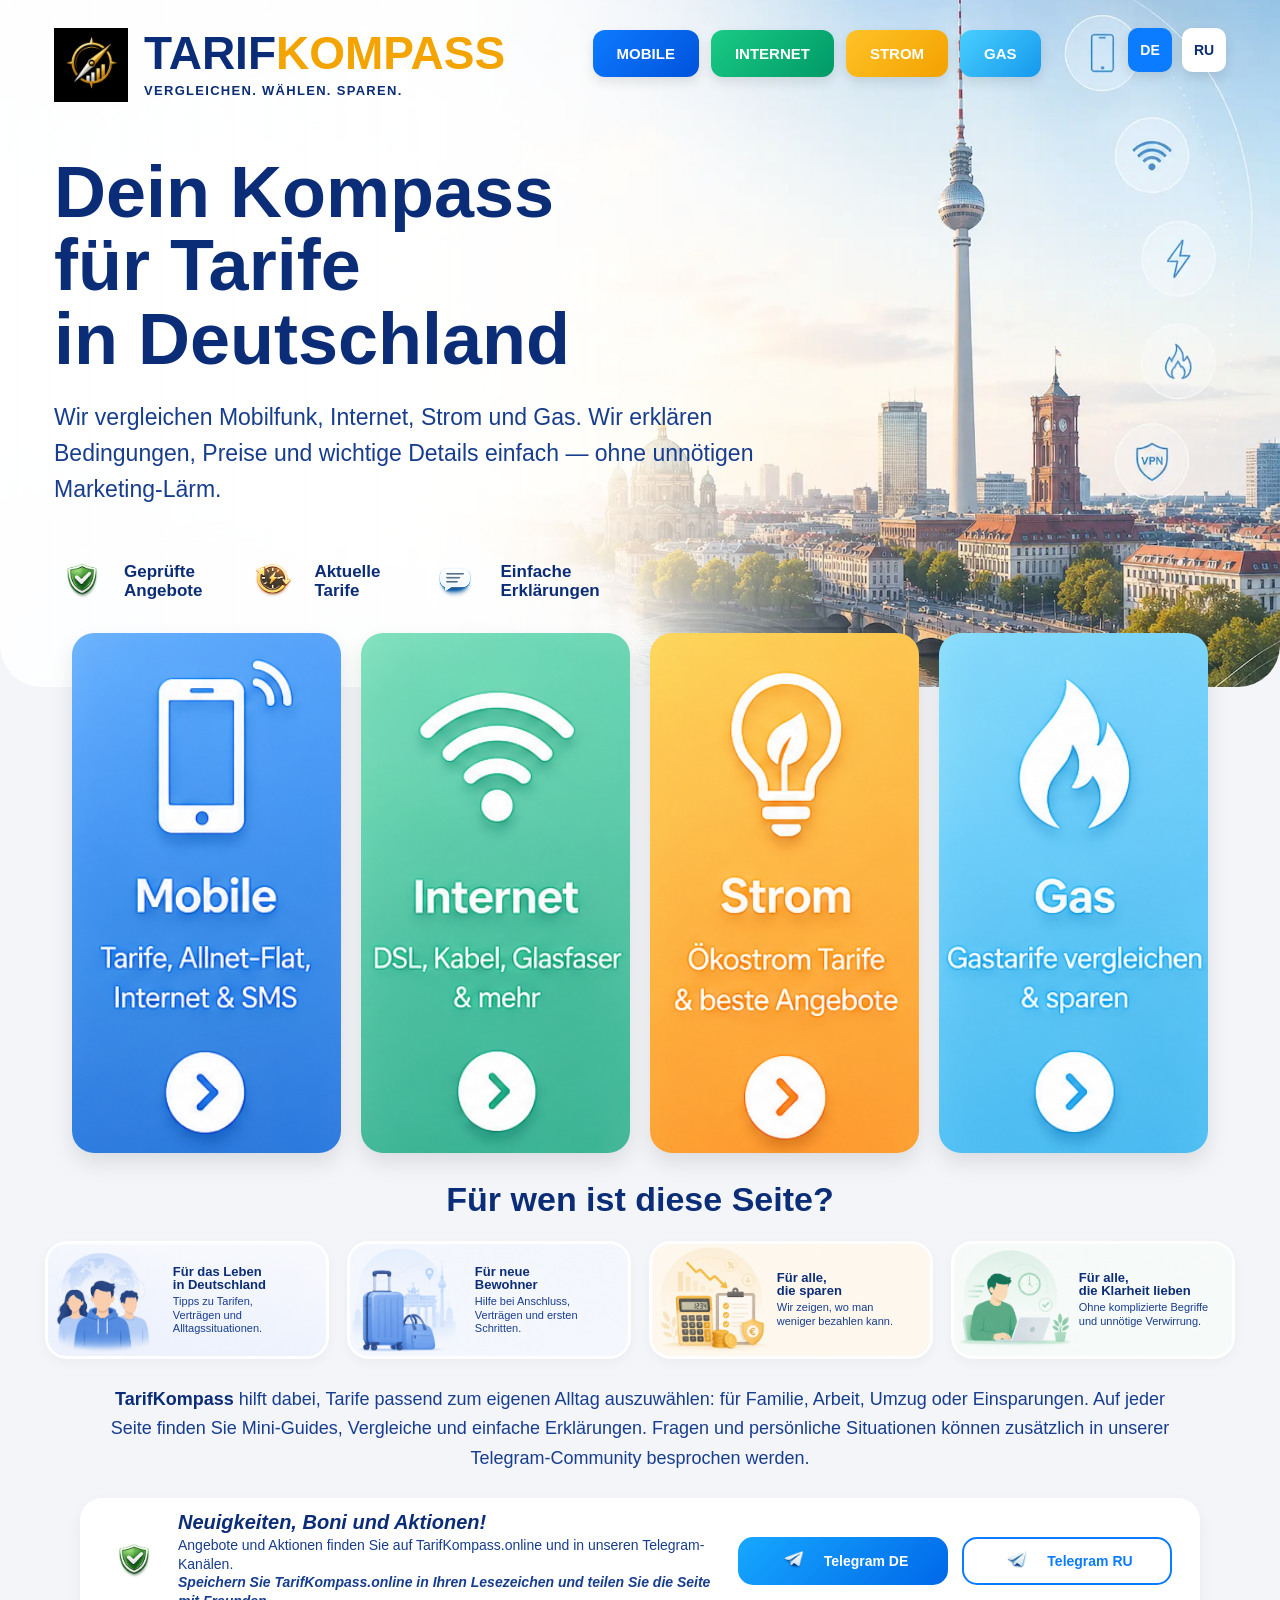
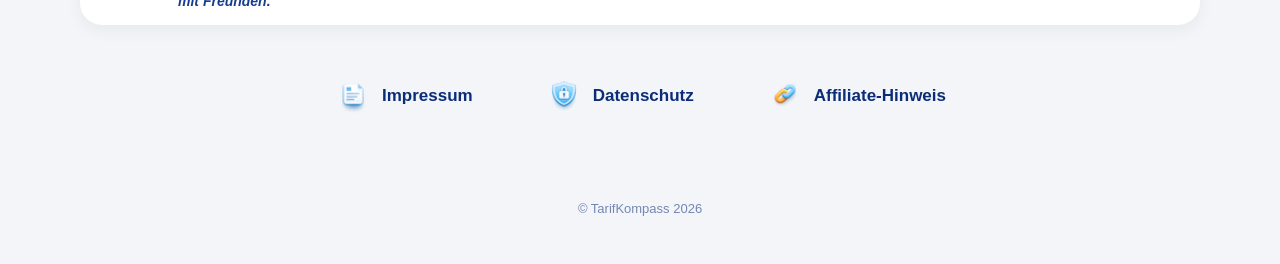
<file: index.html>
<!DOCTYPE html>
<html lang="de">

<head>
   <!-- Google tag (gtag.js) -->
<script async src="https://www.googletagmanager.com/gtag/js?id=G-MR2B1BS2S4"></script>
<script>
  window.dataLayer = window.dataLayer || [];
  function gtag(){dataLayer.push(arguments);}
  gtag('js', new Date());

  gtag('config', 'G-MR2B1BS2S4');
</script>
<meta charset="UTF-8">
<link rel="icon" type="image/png" href="images/favicon-32.png">   
<meta name="viewport" content="width=device-width, initial-scale=1.0">

<title>TarifKompass</title>

<link rel="stylesheet" href="css/style.css">
</head>

<body>

<section class="hero">

<header class="header">

<div class="logo">

<img src="images/apple-touch-icon.png" alt="TarifKompass">

<div>

<div class="logo-title">
TARIF<span>KOMPASS</span>
</div>

<div class="logo-subtitle">
VERGLEICHEN. WÄHLEN. SPAREN.
</div>

</div>

</div>

<nav class="top-nav">

<a href="mobile-de.html" class="nav-btn nav-mobile">
MOBILE
</a>

<a href="internet-de.html" class="nav-btn nav-internet">
INTERNET
</a>

<a href="strom-de.html" class="nav-btn nav-strom">
STROM
</a>

<a href="gas-de.html" class="nav-btn nav-gas">
GAS
</a>

</nav>

<div class="lang-switch">

<a href="index.html" class="lang-btn active">
DE
</a>

<a href="index-ru.html" class="lang-btn passive">
RU
</a>

</div>

</header>

<div class="hero-content">

<div class="hero-text">

<h1>
Dein Kompass<br>
für Tarife<br>
in Deutschland
</h1>

<p>
Wir vergleichen Mobilfunk, Internet,
Strom und Gas. Wir erklären Bedingungen,
Preise und wichtige Details einfach —
ohne unnötigen Marketing-Lärm.
</p>

<div class="features">

<div class="feature">

<img src="images/verified-icon.png">

<span>
Geprüfte<br>
Angebote
</span>

</div>

<div class="feature">

<img src="images/actual-icon.png">

<span>
Aktuelle<br>
Tarife
</span>

</div>

<div class="feature">

<img src="images/simple-icon.png">

<span>
Einfache<br>
Erklärungen
</span>

</div>

</div>

</div>

</div>

</section>

<section class="service-cards">

<a href="mobile-de.html" class="service-card">
<img src="images/mobile-card.png" alt="Mobilfunk">
</a>

<a href="internet-de.html" class="service-card">
<img src="images/internet-card.png" alt="Internet">
</a>

<a href="strom-de.html" class="service-card">
<img src="images/strom-card.png" alt="Strom">
</a>

<a href="gas-de.html" class="service-card">
<img src="images/gas-card.png" alt="Gas">
</a>

</section>

<section class="audience">

<h2>
Für wen ist diese Seite?
</h2>

<div class="audience-grid">

<div class="audience-card">

<img src="images/migrants-card-bg.png" alt="">

<div>

<h3>
Für das Leben<br>
in Deutschland
</h3>

<p>
Tipps zu Tarifen,
Verträgen und
Alltagssituationen.
</p>

</div>

</div>

<div class="audience-card">

<img src="images/newcomers-card-bg.png" alt="">

<div>

<h3>
Für neue<br>
Bewohner
</h3>

<p>
Hilfe bei Anschluss,
Verträgen und
ersten Schritten.
</p>

</div>

</div>

<div class="audience-card">

<img src="images/savings-card-bg.png" alt="">

<div>

<h3>
Für alle,<br>
die sparen
</h3>

<p>
Wir zeigen,
wo man weniger
bezahlen kann.
</p>

</div>

</div>

<div class="audience-card">

<img src="images/simple-card-bg.png" alt="">

<div>

<h3>
Für alle,<br>
die Klarheit
lieben
</h3>

<p>
Ohne komplizierte
Begriffe und unnötige
Verwirrung.
</p>

</div>

</div>

</div>

</section>

<section class="info-transition">

<p>
<strong>TarifKompass</strong> hilft dabei, Tarife passend zum eigenen Alltag auszuwählen: für Familie, Arbeit, Umzug oder Einsparungen. Auf jeder Seite finden Sie Mini-Guides, Vergleiche und einfache Erklärungen. Fragen und persönliche Situationen können zusätzlich in unserer Telegram-Community besprochen werden.
</p>

</section>

<section class="telegram-block">

<div class="telegram-info">

    <img src="images/verified-icon.png" alt="">

    <div>

        <h2>
            <em>Neuigkeiten, Boni und Aktionen!</em>
        </h2>

        <p>
            Angebote und Aktionen finden Sie auf TarifKompass.online und in unseren Telegram-Kanälen.
        </p>

        <p>
            <strong><em>
                Speichern Sie TarifKompass.online in Ihren Lesezeichen und teilen Sie die Seite mit Freunden.
            </em></strong>
        </p>

    </div>

</div>
<div class="telegram-buttons">

<a href="https://t.me/de_tarifkompass"
   class="telegram-btn telegram-btn-de"
   target="_blank"
   rel="noopener noreferrer">

<img src="images/telegram-icon.png" alt="Telegram DE">

<span>
Telegram DE
</span>

</a>

<a href="https://t.me/tarifkompass_ru"
   class="telegram-btn telegram-btn-ru"
   target="_blank"
   rel="noopener noreferrer">

<img src="images/telegram-icon.png" alt="Telegram RU">

<span>
Telegram RU
</span>

</a>

</div>

</section>

<footer class="footer">

<a href="impressum.html">

<img src="images/impressum-icon.png" alt="Impressum">

<span>
Impressum
</span>

</a>

<a href="datenschutz.html">

<img src="images/datenschutz-icon.png" alt="Datenschutz">

<span>
Datenschutz
</span>

</a>

<a href="affiliate.html">

<img src="images/affiliate-icon.png" alt="Affiliate-Hinweis">

<span>
Affiliate-Hinweis
</span>

</a>

</footer>

</body>
</html>
</file>
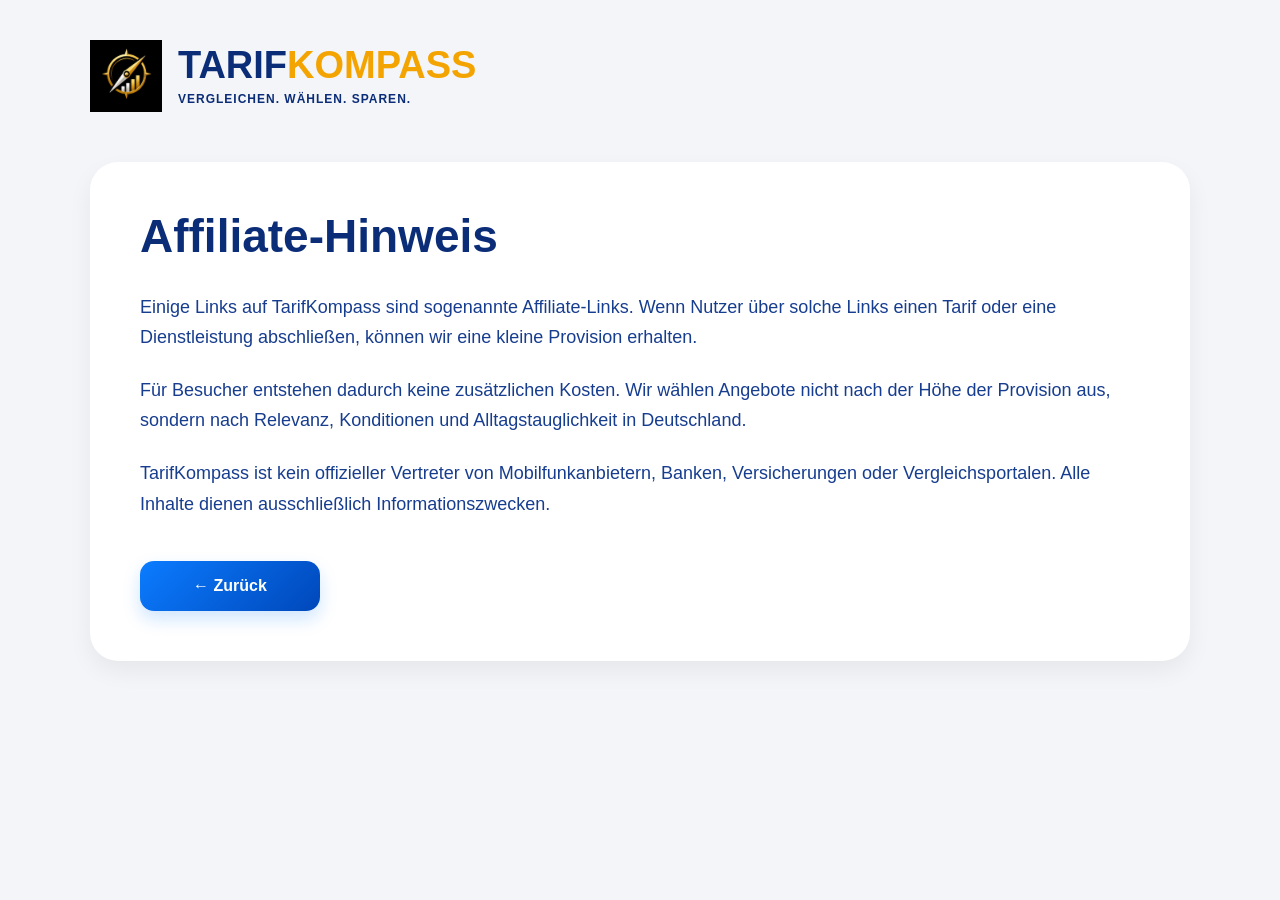
<file: affiliate.html>
<!DOCTYPE html>
<html lang="de">

<head>
  <meta charset="UTF-8">
  <link rel="icon" type="image/png" href="images/favicon-32.png">
  <meta name="viewport" content="width=device-width, initial-scale=1.0">

  <title>Affiliate-Hinweis | TarifKompass</title>

  <link rel="stylesheet" href="css/legal.css">
</head>

<body>

<section class="simple-page">

  <header class="simple-header">

    <a href="index.html" class="simple-logo">

      <img src="images/apple-touch-icon.png" alt="Logo">

      <div>

        <div class="simple-logo-title">
          TARIF<span>KOMPASS</span>
        </div>

        <div class="simple-logo-subtitle">
          VERGLEICHEN. WÄHLEN. SPAREN.
        </div>

      </div>

    </a>

  </header>

  <div class="simple-content">

    <h1>
      Affiliate-Hinweis
    </h1>

    <p>
      Einige Links auf TarifKompass sind sogenannte Affiliate-Links.
      Wenn Nutzer über solche Links einen Tarif oder eine Dienstleistung abschließen,
      können wir eine kleine Provision erhalten.
    </p>

    <p>
      Für Besucher entstehen dadurch keine zusätzlichen Kosten.
      Wir wählen Angebote nicht nach der Höhe der Provision aus,
      sondern nach Relevanz, Konditionen und Alltagstauglichkeit in Deutschland.
    </p>

    <p>
      TarifKompass ist kein offizieller Vertreter von Mobilfunkanbietern,
      Banken, Versicherungen oder Vergleichsportalen.
      Alle Inhalte dienen ausschließlich Informationszwecken.
    </p>

    <a href="javascript:history.back()" class="back-btn">
      ← Zurück
    </a>

  </div>

</section>

</body>
</html>
</file>
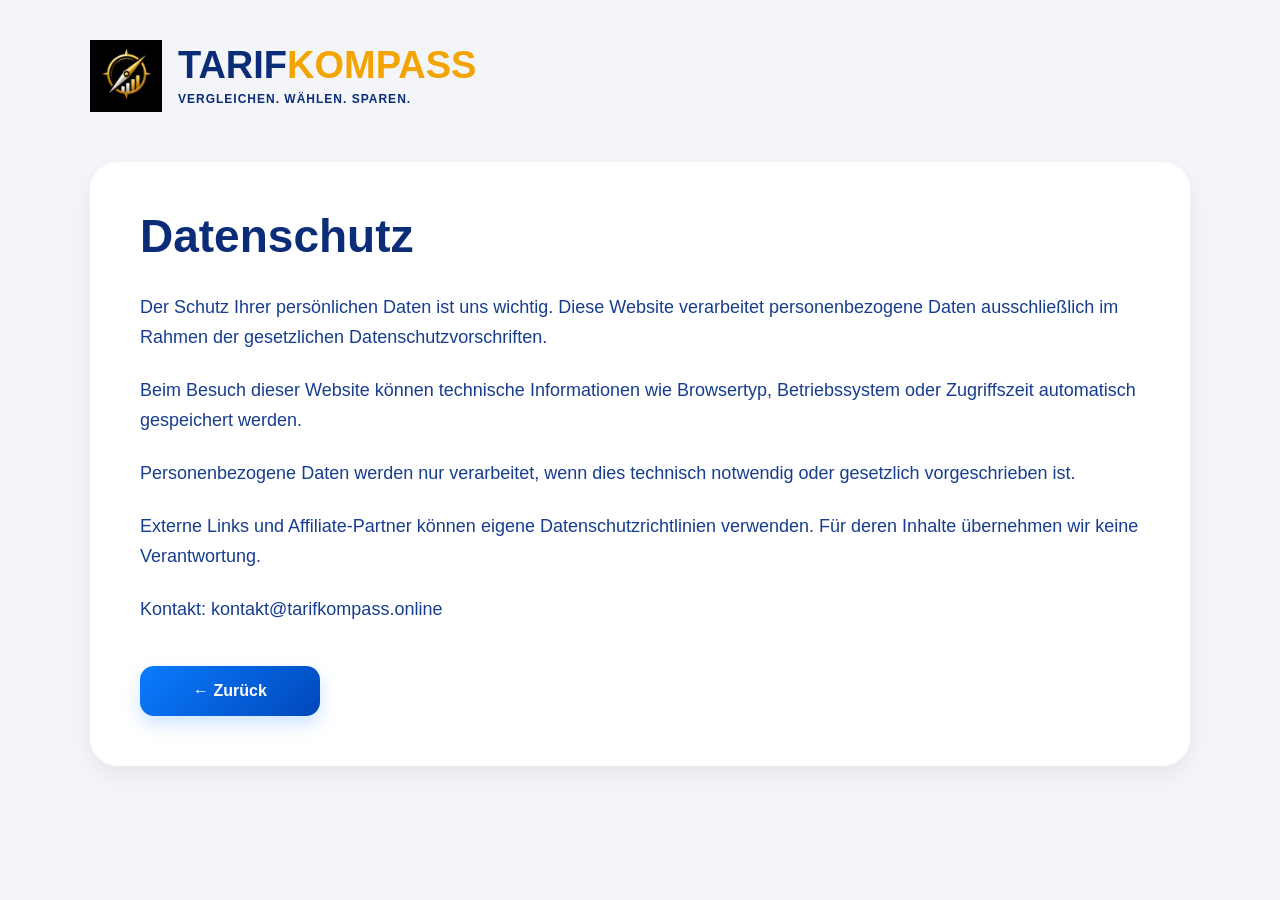
<file: datenschutz.html>
<!DOCTYPE html>
<html lang="de">

<head>
  <meta charset="UTF-8">
  <link rel="icon" type="image/png" href="images/favicon-32.png">
  <meta name="viewport" content="width=device-width, initial-scale=1.0">

  <title>Datenschutz | TarifKompass</title>

  <link rel="stylesheet" href="css/legal.css">
</head>

<body>

<section class="simple-page">

  <header class="simple-header">

    <a href="index.html" class="simple-logo">

      <img src="images/apple-touch-icon.png" alt="Logo">

      <div>

        <div class="simple-logo-title">
          TARIF<span>KOMPASS</span>
        </div>

        <div class="simple-logo-subtitle">
          VERGLEICHEN. WÄHLEN. SPAREN.
        </div>

      </div>

    </a>

  </header>

  <div class="simple-content">

    <h1>
      Datenschutz
    </h1>

    <p>
      Der Schutz Ihrer persönlichen Daten ist uns wichtig.
      Diese Website verarbeitet personenbezogene Daten ausschließlich
      im Rahmen der gesetzlichen Datenschutzvorschriften.
    </p>

    <p>
      Beim Besuch dieser Website können technische Informationen
      wie Browsertyp, Betriebssystem oder Zugriffszeit automatisch
      gespeichert werden.
    </p>

    <p>
      Personenbezogene Daten werden nur verarbeitet,
      wenn dies technisch notwendig oder gesetzlich vorgeschrieben ist.
    </p>

    <p>
      Externe Links und Affiliate-Partner können eigene Datenschutzrichtlinien verwenden.
      Für deren Inhalte übernehmen wir keine Verantwortung.
    </p>

    <p>
      Kontakt:
      kontakt@tarifkompass.online
    </p>

    <a href="javascript:history.back()" class="back-btn">
      ← Zurück
    </a>

  </div>

</section>

</body>
</html>
</file>
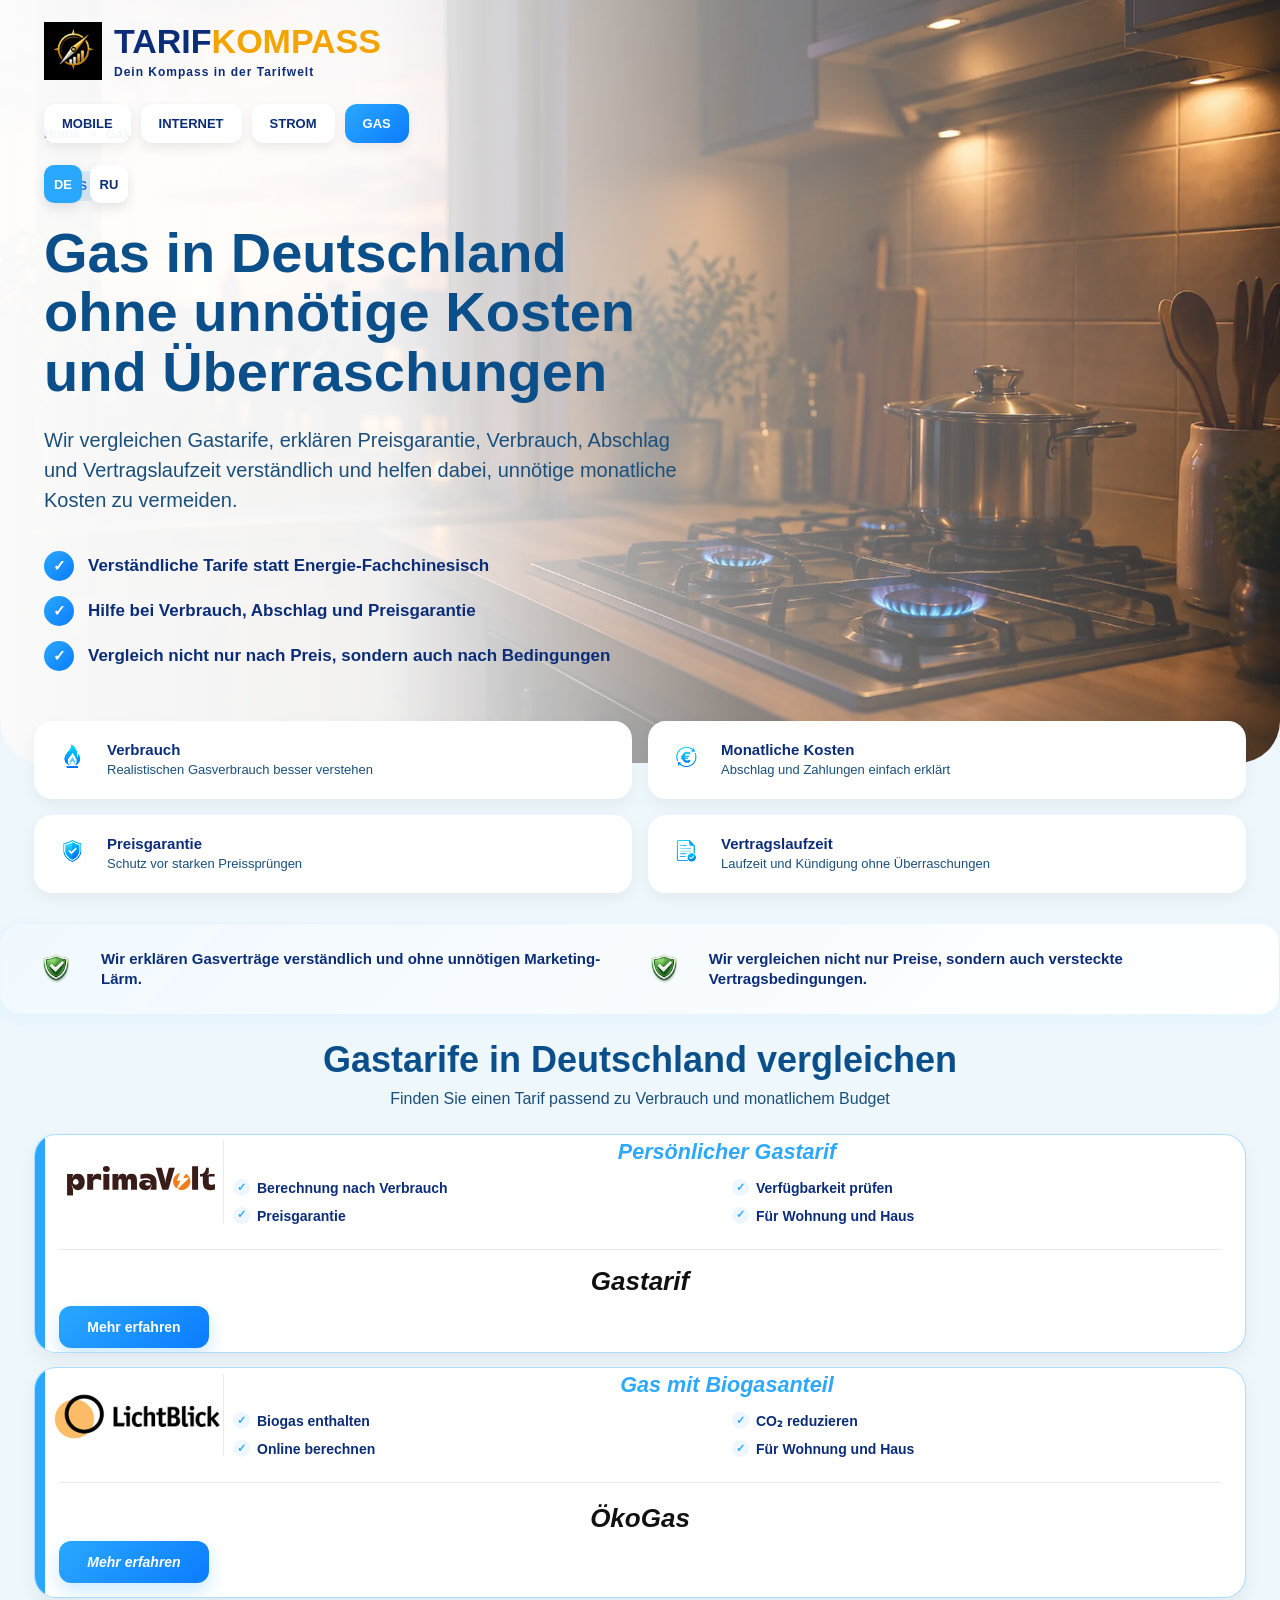
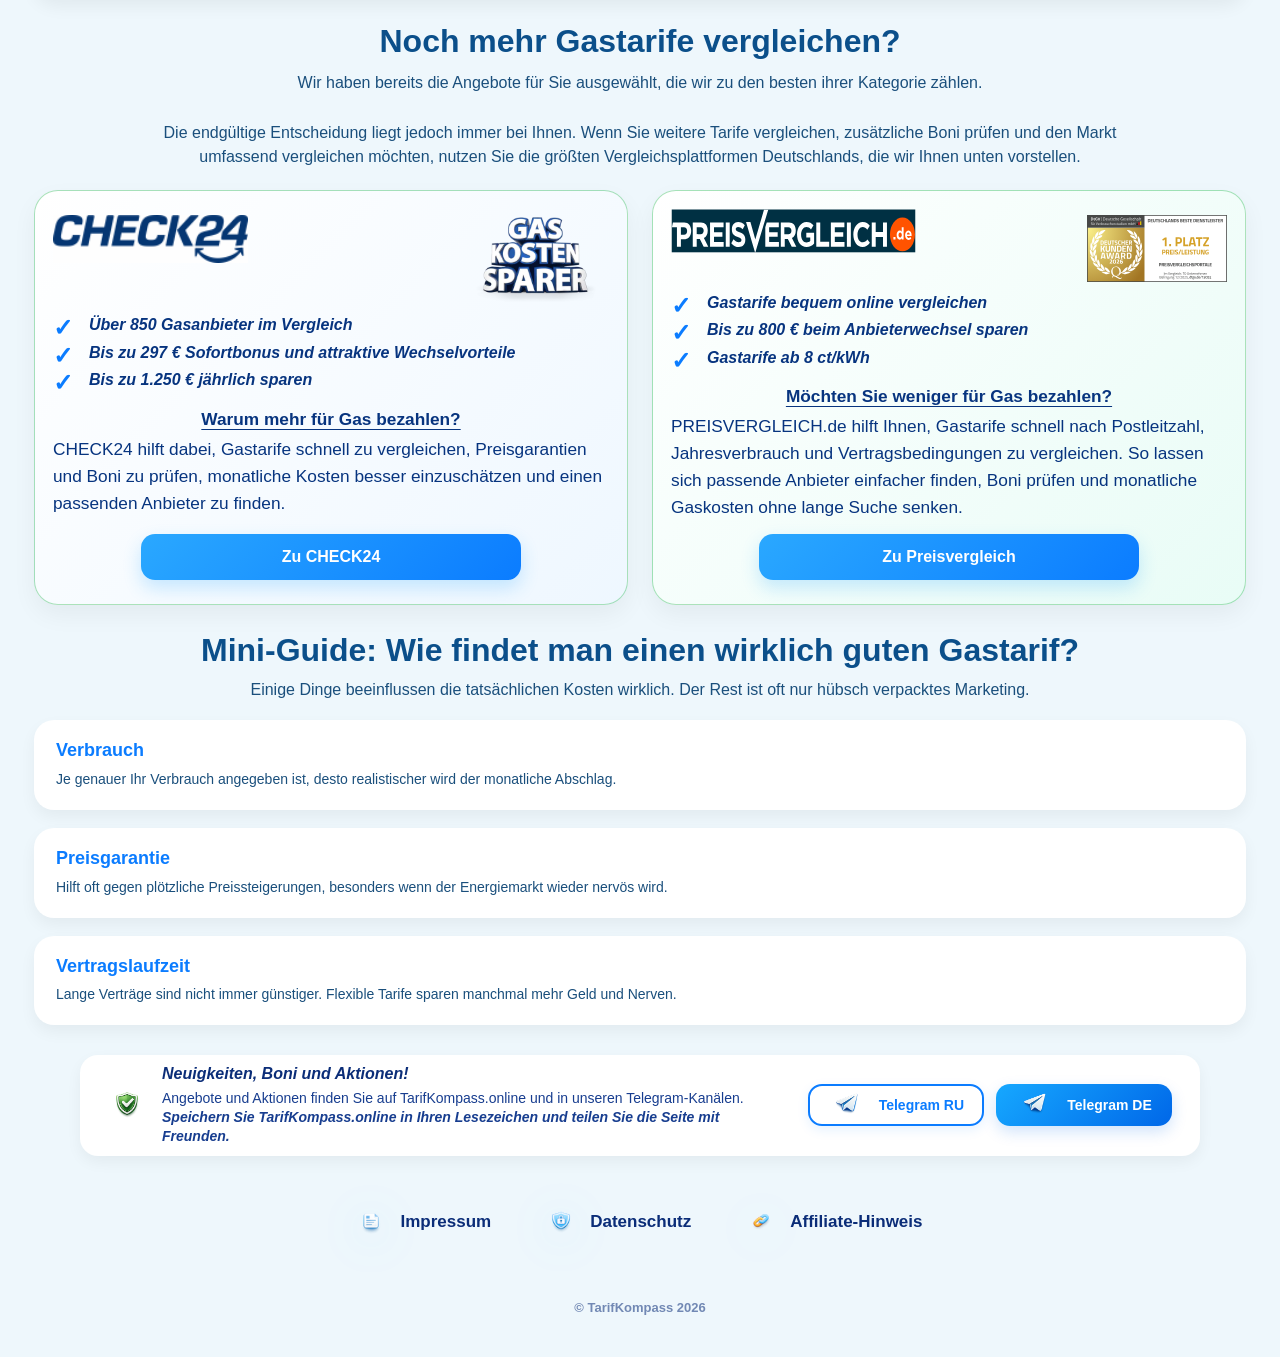
<file: gas-de.html>
<!-- gas-de.html -->

<!DOCTYPE html>
<html lang="de">
<head>
  <!-- Google tag (gtag.js) -->
<script async src="https://www.googletagmanager.com/gtag/js?id=G-MR2B1BS2S4"></script>
<script>
  window.dataLayer = window.dataLayer || [];
  function gtag(){dataLayer.push(arguments);}
  gtag('js', new Date());

  gtag('config', 'G-MR2B1BS2S4');
</script>
  <meta charset="UTF-8">
  <link rel="icon" type="image/png" href="images/favicon-32.png">
  <meta name="viewport" content="width=device-width, initial-scale=1.0">

  <title>TarifKompass – Gas in Deutschland</title>

  <link rel="stylesheet" href="css/style.css">
  <link rel="stylesheet" href="css/gas.css">
</head>

<body>

<header class="header">

  <a href="index.html" class="logo-link">

    <img src="images/apple-touch-icon.png" alt="TarifKompass Logo">

    <div>

      <div class="logo-title">
        TARIF<span>KOMPASS</span>
      </div>

      <div class="logo-subtitle">
        Dein Kompass in der Tarifwelt
      </div>

    </div>

  </a>

  <nav class="top-nav">

    <a href="mobile-de.html" class="nav-link">
      MOBILE
    </a>

    <a href="internet-de.html" class="nav-link">
      INTERNET
    </a>

    <a href="strom-de.html" class="nav-link">
      STROM
    </a>

    <a href="gas-de.html" class="nav-link active">
      GAS
    </a>

  </nav>

  <div class="lang-switch">

    <a href="gas-de.html" class="lang-btn active">
      DE
    </a>

    <a href="gas.html" class="lang-btn passive">
      RU
    </a>

  </div>

</header>

<section class="hero">

  <div class="breadcrumbs">

    <a href="index.html">Home</a>

    <span>></span>

    <span>Gas</span>

  </div>

  <div class="hero-content">

    <div class="hero-category">
      GAS
    </div>

    <div class="hero-text">

      <h1>
        Gas in Deutschland <br>
        ohne unnötige Kosten und Überraschungen
      </h1>

      <p>
        Wir vergleichen Gastarife,
        erklären Preisgarantie,
        Verbrauch, Abschlag und Vertragslaufzeit
        verständlich und helfen dabei,
        unnötige monatliche Kosten zu vermeiden.
      </p>

    </div>

    <div class="hero-list">

      <div class="hero-list-item">

        <div class="check-circle">
          ✓
        </div>

        <span>
          Verständliche Tarife statt Energie-Fachchinesisch
        </span>

      </div>

      <div class="hero-list-item">

        <div class="check-circle">
          ✓
        </div>

        <span>
          Hilfe bei Verbrauch, Abschlag und Preisgarantie
        </span>

      </div>

      <div class="hero-list-item">

        <div class="check-circle">
          ✓
        </div>

        <span>
          Vergleich nicht nur nach Preis, sondern auch nach Bedingungen
        </span>

      </div>

    </div>

  </div>

</section>

<section class="features-section">

  <div class="feature-card">

    <img src="images/icon-gas.png" alt="">

    <div>

      <h3>
        Verbrauch
      </h3>

      <p>
        Realistischen Gasverbrauch besser verstehen
      </p>

    </div>

  </div>

  <div class="feature-card">

    <img src="images/icon-price.png" alt="">

    <div>

      <h3>
        Monatliche Kosten
      </h3>

      <p>
        Abschlag und Zahlungen einfach erklärt
      </p>

    </div>

  </div>

  <div class="feature-card">

    <img src="images/icon-shield.png" alt="">

    <div>

      <h3>
        Preisgarantie
      </h3>

      <p>
        Schutz vor starken Preissprüngen
      </p>

    </div>

  </div>

  <div class="feature-card">

    <img src="images/icon-contract.png" alt="">

    <div>

      <h3>
        Vertragslaufzeit
      </h3>

      <p>
        Laufzeit und Kündigung ohne Überraschungen
      </p>

    </div>

  </div>

</section>

<section class="info-strip">

  <div class="info-item">

    <img src="images/verified-icon.png" alt="">

    <span>
      Wir erklären Gasverträge verständlich und ohne unnötigen Marketing-Lärm.
    </span>

  </div>

  <div class="info-item">

    <img src="images/verified-icon.png" alt="">

    <span>
      Wir vergleichen nicht nur Preise, sondern auch versteckte Vertragsbedingungen.
    </span>

  </div>

</section>

<section class="offers-section">

  <div class="section-heading">

    <h2>
      Gastarife in Deutschland vergleichen
    </h2>

    <p>
      Finden Sie einen Tarif passend zu Verbrauch und monatlichem Budget
    </p>

  </div>

 <div class="offer-card gas-offer-card offer-primavolt-gas">

    <div class="offer-provider provider-primavolt">
        <img src="images/primavolt_logo.svg" alt="Primavolt Gas">
    </div>

    <div class="offer-content">

        <div class="offer-title">
            Persönlicher Gastarif
        </div>

        <div class="offer-tags">
            <span>Berechnung nach Verbrauch</span>
            <span>Verfügbarkeit prüfen</span>
            <span>Preisgarantie</span>
            <span>Für Wohnung und Haus</span>
        </div>

    </div>

    <div class="offer-action">
        <div class="offer-price offer-primavolt-gas-bonus">
            Gastarif
        </div>

        <a class="offer-btn" href="https://tidd.ly/4ai0dIJ" target="_blank" rel="nofollow sponsored noopener">
            Mehr erfahren
        </a>
    </div>

</div>

<div class="offer-card gas-offer-card offer-primavolt-gas offer-lichtblick-gas">
    <div class="offer-provider provider-lichtblick-gas">
        <img src="images/LB_logo.png" alt="LichtBlick Gas">
    </div>

    <div class="offer-content">

        <div class="offer-title">
            Gas mit Biogasanteil
        </div>

        <div class="offer-tags">
            <span>Biogas enthalten</span>
            <span>CO₂ reduzieren</span>
            <span>Online berechnen</span>
            <span>Für Wohnung und Haus</span>
        </div>

    </div>

    <div class="offer-action">
        <div class="offer-price">
           <div class="offer-price">
    ÖkoGas
        </div>

        <a class="offer-btn"
           href="https://tidd.ly/4v62z5R"
           target="_blank"
           rel="nofollow sponsored noopener">
            Mehr erfahren
        </a>
    </div>

</div>
</section>

<section class="comparison-intro">

<h2>
  Noch mehr Gastarife vergleichen?
</h2>

<p>

  Wir haben bereits die Angebote für Sie ausgewählt,
  die wir zu den besten ihrer Kategorie zählen.

  <br><br>

  Die endgültige Entscheidung liegt jedoch immer bei Ihnen.
  Wenn Sie weitere Tarife vergleichen,
  zusätzliche Boni prüfen und den Markt umfassend vergleichen möchten,
  nutzen Sie die größten Vergleichsplattformen Deutschlands,
  die wir Ihnen unten vorstellen.

</p> 

</section>

<section class="comparison-grid">

  <!-- COMPARISON OFFERS START -->

  <div class="comparison-card check24-card">

    <div class="comparison-card-inner">

      <div class="comparison-top-row">

        <img src="images/check24.png"
             alt="CHECK24 Gas Vergleich"
             class="comparison-main-logo">

        <img src="images/gaskostensparer-check24.webp"
             alt="CHECK24 Gas"
             class="comparison-small-banner">

      </div>

      <div class="comparison-benefits comparison-benefits-main">

        <span>Über 850 Gasanbieter im Vergleich</span>

        <span>Bis zu 297 € Sofortbonus und attraktive Wechselvorteile</span>

        <span>Bis zu 1.250 € jährlich sparen</span>

      </div>

      <div class="comparison-description">

        <strong>
          Warum mehr für Gas bezahlen?
        </strong>

        <p>
          CHECK24 hilft dabei, Gastarife schnell zu vergleichen,
          Preisgarantien und Boni zu prüfen, monatliche Kosten besser
          einzuschätzen und einen passenden Anbieter zu finden.
        </p>

      </div>

      <a href="https://tidd.ly/3PSq1Eu"
         class="comparison-link comparison-link-centered"
         target="_blank"
         rel="nofollow sponsored noopener">
        Zu CHECK24
      </a>

    </div>

  </div>

  <div class="comparison-card second-comparator-card preisvergleich-card">

  <div class="comparison-card-inner">

    <div class="comparison-top-row">

      <img src="images/preisvergleich.svg"
           alt="Preisvergleich Gas Vergleich"
           class="comparison-main-logo preisvergleich-logo">

      <img src="images/pv2026_quer.svg"
           alt="Preisvergleich 2026"
           class="comparison-small-banner preisvergleich-banner">

    </div>

    <div class="comparison-benefits comparison-benefits-main">
      <span>Gastarife bequem online vergleichen</span>
      <span>Bis zu 800 € beim Anbieterwechsel sparen</span>
      <span>Gastarife ab 8 ct/kWh</span>
    </div>

    <div class="comparison-description">

      <strong>Möchten Sie weniger für Gas bezahlen?</strong>

      <p>
        PREISVERGLEICH.de hilft Ihnen, Gastarife schnell nach
        Postleitzahl, Jahresverbrauch und Vertragsbedingungen zu vergleichen.
        So lassen sich passende Anbieter einfacher finden, Boni prüfen und
        monatliche Gaskosten ohne lange Suche senken.
      </p>

    </div>

    <a href="https://tidd.ly/4enA79H"
       class="comparison-link comparison-link-centered"
       target="_blank"
       rel="nofollow sponsored noopener">
      Zu Preisvergleich
    </a>

  </div>

</div>
  <!-- COMPARISON OFFERS END -->

</section>

<section class="mini-guide">

  <div class="mini-guide-header">

    <h2>
      Mini-Guide: Wie findet man einen wirklich guten Gastarif?
    </h2>

    <p>
      Einige Dinge beeinflussen die tatsächlichen Kosten wirklich.
      Der Rest ist oft nur hübsch verpacktes Marketing.
    </p>

  </div>

  <div class="mini-guide-grid">

    <div class="guide-card">

      <h3>
        Verbrauch
      </h3>

      <p>
        Je genauer Ihr Verbrauch angegeben ist,
        desto realistischer wird der monatliche Abschlag.
      </p>

    </div>

    <div class="guide-card">

      <h3>
        Preisgarantie
      </h3>

      <p>
        Hilft oft gegen plötzliche Preissteigerungen,
        besonders wenn der Energiemarkt wieder nervös wird.
      </p>

    </div>

    <div class="guide-card">

      <h3>
        Vertragslaufzeit
      </h3>

      <p>
        Lange Verträge sind nicht immer günstiger.
        Flexible Tarife sparen manchmal mehr Geld und Nerven.
      </p>

    </div>

  </div>

</section>

<section class="telegram-block">

 <div class="telegram-info">

    <img src="images/verified-icon.png" alt="">

    <div>

        <h2>
            <em>Neuigkeiten, Boni und Aktionen!</em>
        </h2>

        <p>
            Angebote und Aktionen finden Sie auf TarifKompass.online
    und in unseren Telegram-Kanälen.
        </p>

        <p>
            <strong><em>
                Speichern Sie TarifKompass.online in Ihren Lesezeichen und teilen Sie die Seite mit Freunden.
            </em></strong>
        </p>

    </div>

</div>

  <div class="telegram-buttons">

    <a href="https://t.me/de_tarifkompass"
       class="telegram-btn telegram-btn-ru"
       target="_blank"
       rel="noopener">

      <img src="images/telegram-icon.png" alt="">

      Telegram RU

    </a>

    <a href="https://t.me/tarifkompass_deutsch"
       class="telegram-btn telegram-btn-de"
       target="_blank"
       rel="noopener">

      <img src="images/telegram-icon.png" alt="">

      Telegram DE

    </a>

  </div>

</section>

<footer class="footer">

  <a href="impressum.html">

    <img src="images/impressum-icon.png" alt="">

    Impressum

  </a>

  <a href="datenschutz.html">

    <img src="images/datenschutz-icon.png" alt="">

    Datenschutz

  </a>

  <a href="affiliate.html">

    <img src="images/affiliate-icon.png" alt="">

    Affiliate-Hinweis

  </a>

</footer>
<script>
document.addEventListener("DOMContentLoaded", function() {

    document.querySelectorAll(
        'a[href*="tidd.ly"], a[href*="awin1.com"], a[href*="awinaffiliates.com"], a[href*="zanox.com"]'
    ).forEach(function(link) {

        link.addEventListener("click", function() {

            gtag('event', 'affiliate_click', {
                affiliate: this.textContent.trim(),
                destination: this.href
            });

        });

    });

});
</script>
</body>
</html>
</file>
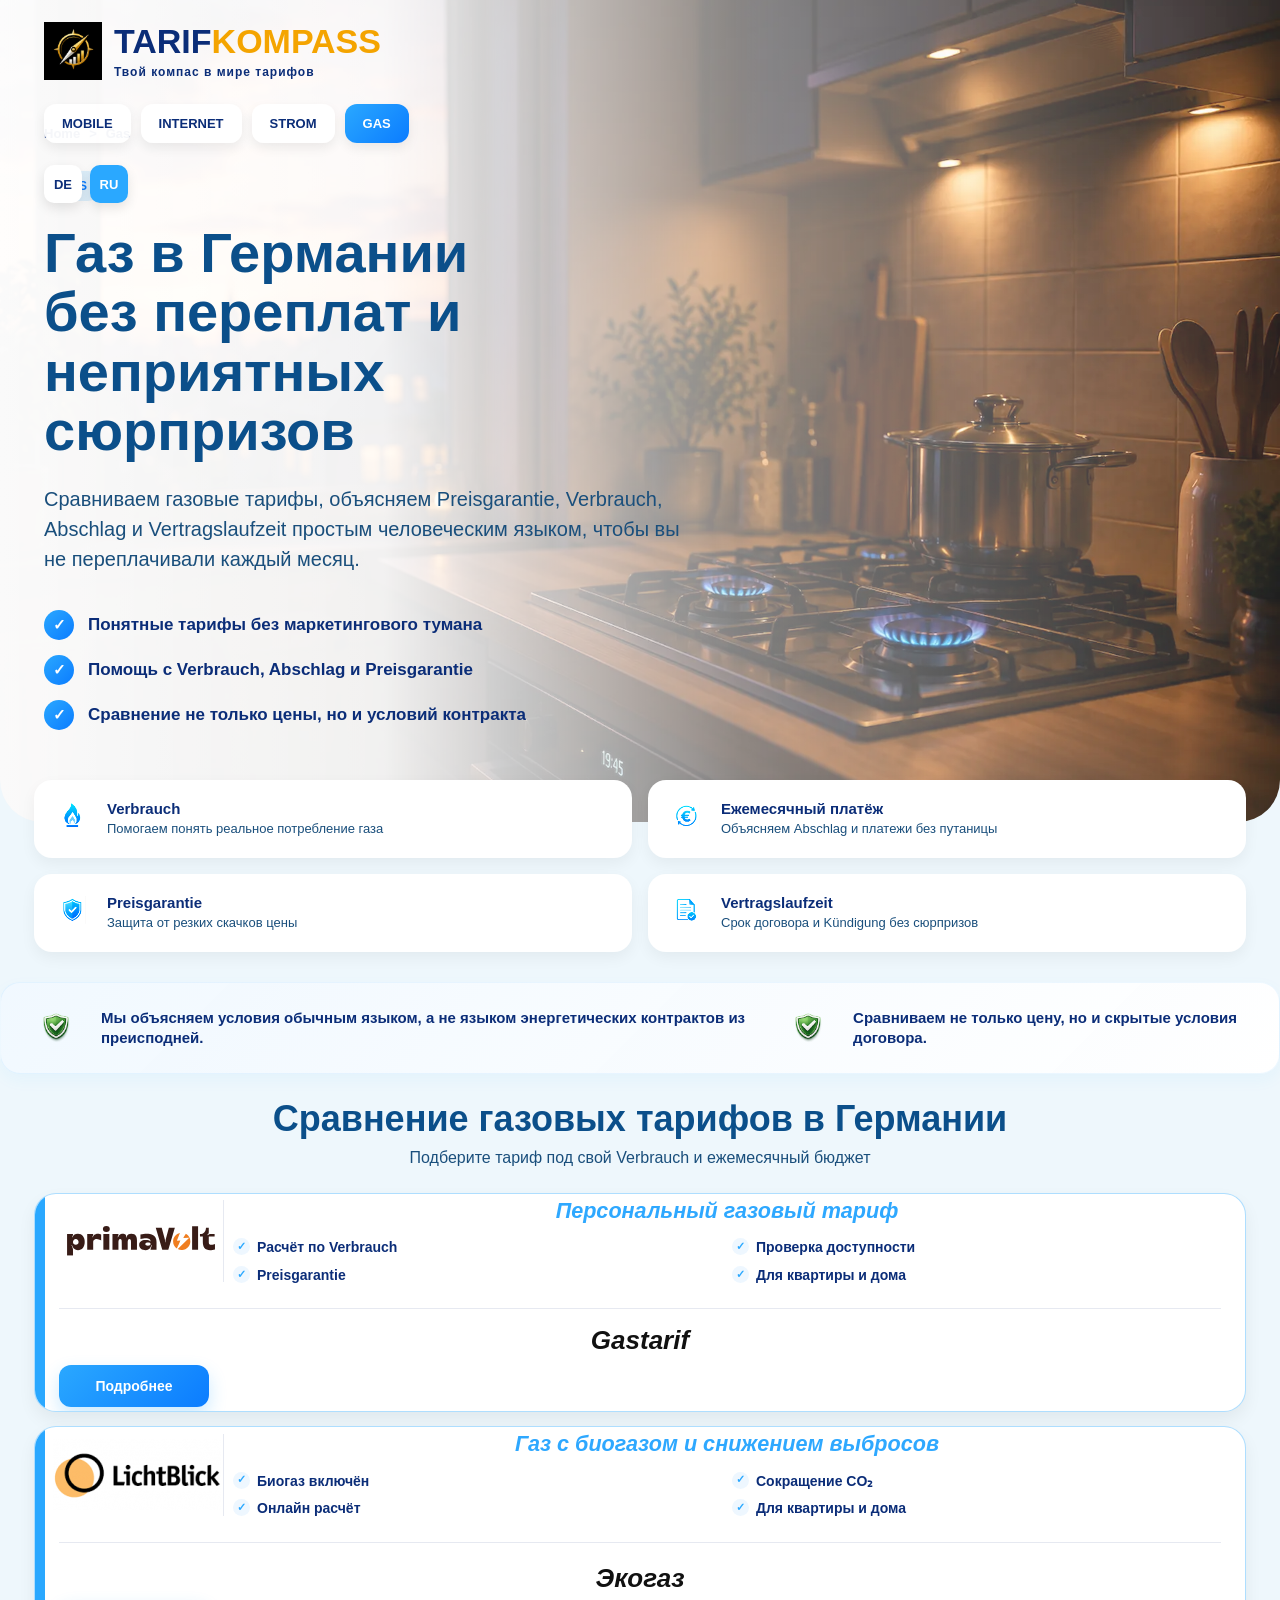
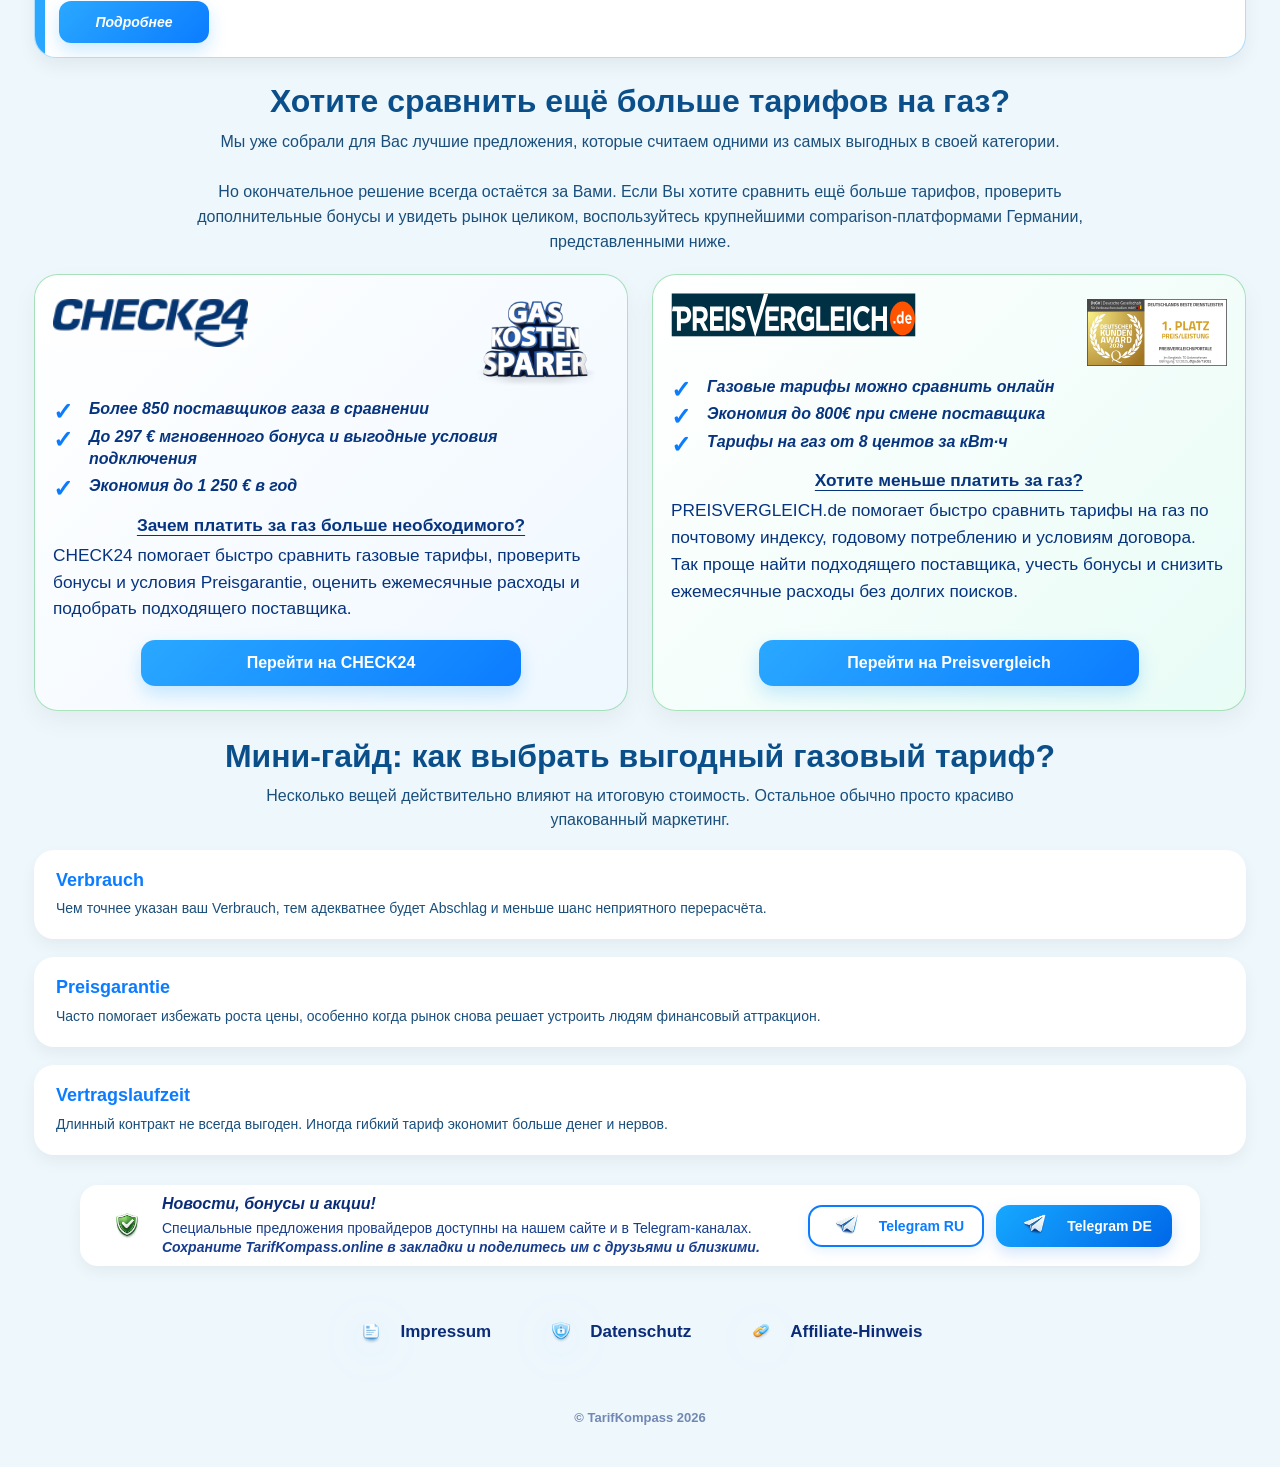
<file: gas.html>
<!-- gas.html -->

<!DOCTYPE html>
<html lang="ru">
<head>
  <!-- Google tag (gtag.js) -->
<script async src="https://www.googletagmanager.com/gtag/js?id=G-MR2B1BS2S4"></script>
<script>
  window.dataLayer = window.dataLayer || [];
  function gtag(){dataLayer.push(arguments);}
  gtag('js', new Date());

  gtag('config', 'G-MR2B1BS2S4');
</script>
  <meta charset="UTF-8">
  <link rel="icon" type="image/png" href="images/favicon-32.png">
  <meta name="viewport" content="width=device-width, initial-scale=1.0">

  <title>TarifKompass – Газ в Германии</title>

  <link rel="stylesheet" href="css/style.css">
  <link rel="stylesheet" href="css/gas.css">
</head>

<body>

<header class="header">

  <a href="index-ru.html" class="logo-link">

    <img src="images/apple-touch-icon.png" alt="TarifKompass Logo">

    <div>

      <div class="logo-title">
        TARIF<span>KOMPASS</span>
      </div>

      <div class="logo-subtitle">
        Твой компас в мире тарифов
      </div>

    </div>

  </a>

  <nav class="top-nav">

    <a href="mobile.html" class="nav-link">
      MOBILE
    </a>

    <a href="internet.html" class="nav-link">
      INTERNET
    </a>

    <a href="strom.html" class="nav-link">
      STROM
    </a>

    <a href="gas.html" class="nav-link active">
      GAS
    </a>

  </nav>

  <div class="lang-switch">

    <a href="gas-de.html" class="lang-btn passive">
      DE
    </a>

    <a href="gas.html" class="lang-btn active">
      RU
    </a>

  </div>

</header>

<section class="hero">

  <div class="breadcrumbs">

    <a href="index-ru.html">Home</a>

    <span>></span>

    <span>Gas</span>

  </div>

  <div class="hero-content">

    <div class="hero-category">
      GAS
    </div>

    <div class="hero-text">

      <h1>
        Газ в Германии <br>
        без переплат и неприятных сюрпризов
      </h1>

      <p>
        Сравниваем газовые тарифы,
        объясняем Preisgarantie,
        Verbrauch, Abschlag и Vertragslaufzeit
        простым человеческим языком,
        чтобы вы не переплачивали каждый месяц.
      </p>

    </div>

    <div class="hero-list">

      <div class="hero-list-item">

        <div class="check-circle">
          ✓
        </div>

        <span>
          Понятные тарифы без маркетингового тумана
        </span>

      </div>

      <div class="hero-list-item">

        <div class="check-circle">
          ✓
        </div>

        <span>
          Помощь с Verbrauch, Abschlag и Preisgarantie
        </span>

      </div>

      <div class="hero-list-item">

        <div class="check-circle">
          ✓
        </div>

        <span>
          Сравнение не только цены, но и условий контракта
        </span>

      </div>

    </div>

  </div>

</section>

<section class="features-section">

  <div class="feature-card">

    <img src="images/icon-gas.png" alt="">

    <div>

      <h3>
        Verbrauch
      </h3>

      <p>
        Помогаем понять реальное потребление газа
      </p>

    </div>

  </div>

  <div class="feature-card">

    <img src="images/icon-price.png" alt="">

    <div>

      <h3>
        Ежемесячный платёж
      </h3>

      <p>
        Объясняем Abschlag и платежи без путаницы
      </p>

    </div>

  </div>

  <div class="feature-card">

    <img src="images/icon-shield.png" alt="">

    <div>

      <h3>
        Preisgarantie
      </h3>

      <p>
        Защита от резких скачков цены
      </p>

    </div>

  </div>

  <div class="feature-card">

    <img src="images/icon-contract.png" alt="">

    <div>

      <h3>
        Vertragslaufzeit
      </h3>

      <p>
        Срок договора и Kündigung без сюрпризов
      </p>

    </div>

  </div>

</section>

<section class="info-strip">

  <div class="info-item">

    <img src="images/verified-icon.png" alt="">

    <span>
      Мы объясняем условия обычным языком, а не языком энергетических контрактов из преисподней.
    </span>

  </div>

  <div class="info-item">

    <img src="images/verified-icon.png" alt="">

    <span>
      Сравниваем не только цену, но и скрытые условия договора.
    </span>

  </div>

</section>

<section class="offers-section">

  <div class="section-heading">

    <h2>
      Сравнение газовых тарифов в Германии
    </h2>

    <p>
      Подберите тариф под свой Verbrauch и ежемесячный бюджет
    </p>

  </div>

 <div class="offer-card gas-offer-card offer-primavolt-gas">

    <div class="offer-provider provider-primavolt">
        <img src="images/primavolt_logo.svg" alt="Primavolt Gas">
    </div>

    <div class="offer-content">

        <div class="offer-title">
            Персональный газовый тариф
        </div>

        <div class="offer-tags">
            <span>Расчёт по Verbrauch</span>
            <span>Проверка доступности</span>
            <span>Preisgarantie</span>
            <span>Для квартиры и дома</span>
        </div>

    </div>

    <div class="offer-action">
        <div class="offer-price offer-primavolt-gas-bonus">
            Gastarif
        </div>

        <a class="offer-btn" href="https://tidd.ly/4ai0dIJ" target="_blank" rel="nofollow sponsored noopener">
            Подробнее
        </a>
    </div>

</div>

<div class="offer-card gas-offer-card offer-primavolt-gas offer-lichtblick-gas">

    <div class="offer-provider provider-lichtblick-gas">
        <img src="images/LB_logo.png" alt="LichtBlick Gas">
    </div>

    <div class="offer-content">

        <div class="offer-title">
            Газ с биогазом и снижением выбросов
        </div>

        <div class="offer-tags">
            <span>Биогаз включён</span>
            <span>Сокращение CO₂</span>
            <span>Онлайн расчёт</span>
            <span>Для квартиры и дома</span>
        </div>

    </div>

    <div class="offer-action">
        <div class="offer-price">
            <div class="offer-price">
    Экогаз
        </div>

        <a class="offer-btn"
           href="https://tidd.ly/4v62z5R"
           target="_blank"
           rel="nofollow sponsored noopener">
            Подробнее
        </a>
    </div>

</div>
</section>

<section class="comparison-intro">

  <h2>
   Хотите сравнить ещё больше тарифов на газ?
  </h2>

<p>

  Мы уже собрали для Вас лучшие предложения,
  которые считаем одними из самых выгодных
  в своей категории.

  <br><br>

  Но окончательное решение всегда остаётся за Вами.
  Если Вы хотите сравнить ещё больше тарифов,
  проверить дополнительные бонусы и увидеть рынок целиком,
  воспользуйтесь крупнейшими comparison-платформами Германии,
  представленными ниже.

</p>

</section>

<section class="comparison-grid">

  <!-- COMPARISON OFFERS START -->

  <div class="comparison-card check24-card">

    <div class="comparison-card-inner">

      <div class="comparison-top-row">

        <img src="images/check24.png"
             alt="CHECK24 Gas Vergleich"
             class="comparison-main-logo">

        <img src="images/gaskostensparer-check24.webp"
             alt="CHECK24 Gas"
             class="comparison-small-banner">

      </div>

      <div class="comparison-benefits comparison-benefits-main">

        <span>Более 850 поставщиков газа в сравнении</span>
        <span>До 297 € мгновенного бонуса и выгодные условия подключения</span>
        <span>Экономия до 1 250 € в год</span>

      </div>

      <div class="comparison-description">

        <strong>
          Зачем платить за газ больше необходимого?
        </strong>

        <p>
          CHECK24 помогает быстро сравнить газовые тарифы, проверить
          бонусы и условия Preisgarantie, оценить ежемесячные
          расходы и подобрать подходящего поставщика.
        </p>

      </div>

      <a href="https://tidd.ly/3PSq1Eu"
         class="comparison-link comparison-link-centered"
         target="_blank"
         rel="nofollow sponsored noopener">
        Перейти на CHECK24
      </a>

    </div>

  </div>

<div class="comparison-card second-comparator-card preisvergleich-card">

  <div class="comparison-card-inner">

    <div class="comparison-top-row">

      <img src="images/preisvergleich.svg"
           alt="Preisvergleich Gas Vergleich"
           class="comparison-main-logo preisvergleich-logo">

      <img src="images/pv2026_quer.svg"
           alt="Preisvergleich 2026"
           class="comparison-small-banner preisvergleich-banner">

    </div>

    <div class="comparison-benefits comparison-benefits-main">
      <span>Газовые тарифы можно сравнить онлайн</span>
      <span>Экономия до 800€ при смене поставщика</span>
     <span>Тарифы на газ от 8 центов за кВт·ч</span>
    </div>

    <div class="comparison-description">

      <strong>Хотите меньше платить за газ?</strong>

      <p>
        PREISVERGLEICH.de помогает быстро сравнить тарифы на газ
        по почтовому индексу, годовому потреблению и условиям договора.
        Так проще найти подходящего поставщика, учесть бонусы и снизить
        ежемесячные расходы без долгих поисков.
      </p>

    </div>

    <a href="https://tidd.ly/4enA79H"
       class="comparison-link comparison-link-centered"
       target="_blank"
       rel="nofollow sponsored noopener">
      Перейти на Preisvergleich
    </a>

  </div>

</div>

  <!-- COMPARISON OFFERS END -->

</section>

<section class="mini-guide">

  <div class="mini-guide-header">

    <h2>
      Мини-гайд: как выбрать выгодный газовый тариф?
    </h2>

    <p>
      Несколько вещей действительно влияют на итоговую стоимость.
      Остальное обычно просто красиво упакованный маркетинг.
    </p>

  </div>

  <div class="mini-guide-grid">

    <div class="guide-card">

      <h3>
        Verbrauch
      </h3>

      <p>
        Чем точнее указан ваш Verbrauch,
        тем адекватнее будет Abschlag
        и меньше шанс неприятного перерасчёта.
      </p>

    </div>

    <div class="guide-card">

      <h3>
        Preisgarantie
      </h3>

      <p>
        Часто помогает избежать роста цены,
        особенно когда рынок снова решает устроить людям финансовый аттракцион.
      </p>

    </div>

    <div class="guide-card">

      <h3>
        Vertragslaufzeit
      </h3>

      <p>
        Длинный контракт не всегда выгоден.
        Иногда гибкий тариф экономит больше денег и нервов.
      </p>

    </div>

  </div>

</section>

<section class="telegram-block">

 <div class="telegram-info">

    <img src="images/verified-icon.png" alt="">

    <div>

        <h2>
            <em>Новости, бонусы и акции!</em>
        </h2>

        <p>
      </em>Специальные предложения провайдеров доступны на нашем сайте и в Telegram-каналах.</em>
        </p>

        <p>
    <strong><em>
        Сохраните TarifKompass.online в закладки и поделитесь им с друзьями и близкими.
    </em></strong>
</p>

    </div>

</div>

    <div class="telegram-buttons">

        <a href="https://t.me/de_tarifkompass" target="_blank" class="telegram-btn telegram-btn-ru">

            <img src="images/telegram-icon.png" alt="">

            Telegram RU

        </a>

        <a href="https://t.me/tarifkompass_deutsch" target="_blank" class="telegram-btn telegram-btn-de">

            <img src="images/telegram-icon.png" alt="">

            Telegram DE

        </a>

    </div>

</section>

<footer class="footer">

  <a href="impressum.html">

    <img src="images/impressum-icon.png" alt="">

    Impressum

  </a>

  <a href="datenschutz.html">

    <img src="images/datenschutz-icon.png" alt="">

    Datenschutz

  </a>

  <a href="affiliate.html">

    <img src="images/affiliate-icon.png" alt="">

    Affiliate-Hinweis

  </a>

</footer>
<script>
document.addEventListener("DOMContentLoaded", function() {

    document.querySelectorAll(
        'a[href*="tidd.ly"], a[href*="awin1.com"], a[href*="awinaffiliates.com"], a[href*="zanox.com"]'
    ).forEach(function(link) {

        link.addEventListener("click", function() {

            gtag('event', 'affiliate_click', {
                affiliate: this.textContent.trim(),
                destination: this.href
            });

        });

    });

});
</script>
</body>
</html>
</file>
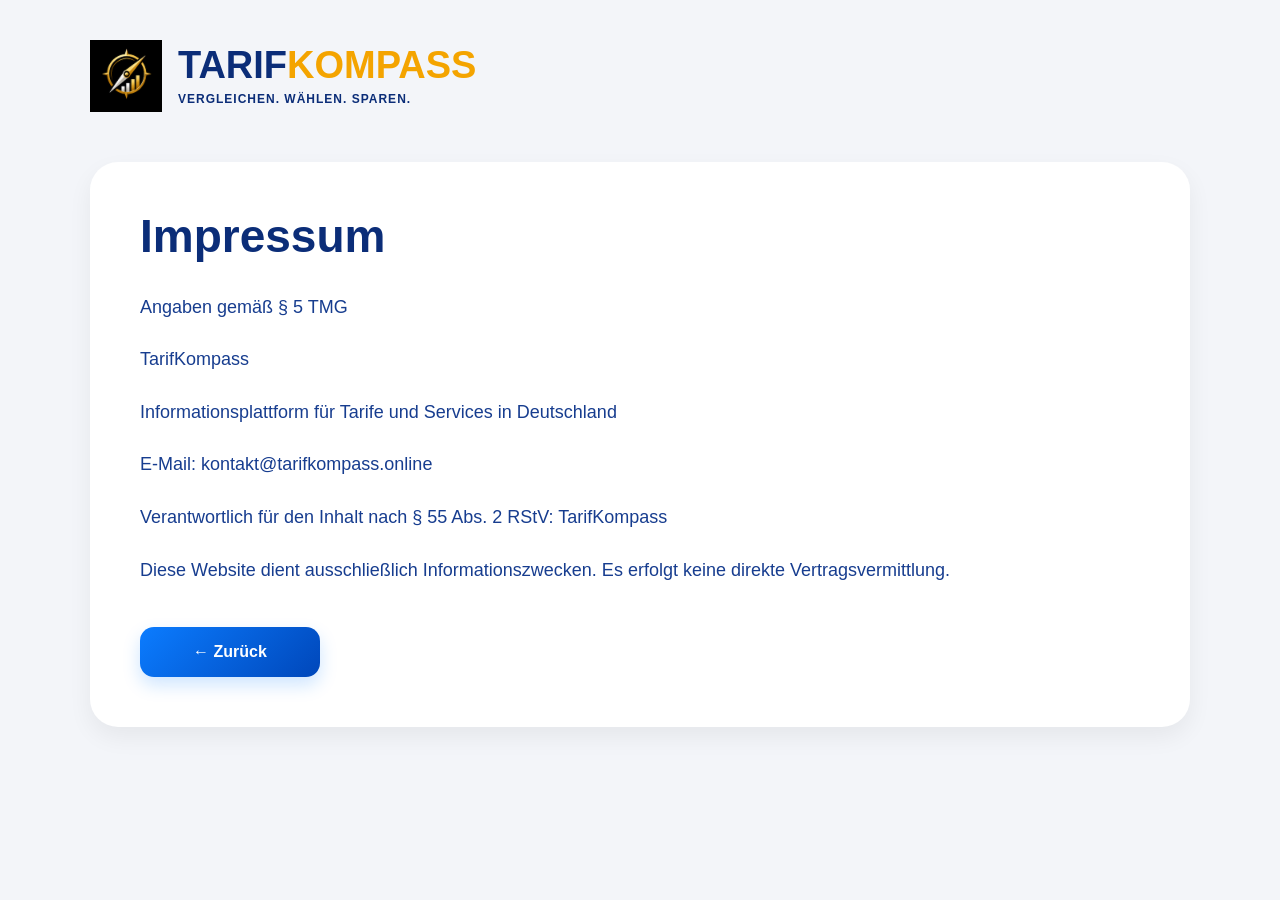
<file: impressum.html>
<!DOCTYPE html>
<html lang="de">

<head>
  <meta charset="UTF-8">
  <link rel="icon" type="image/png" href="images/favicon-32.png">
  <meta name="viewport" content="width=device-width, initial-scale=1.0">

  <title>Impressum | TarifKompass</title>

  <link rel="stylesheet" href="css/legal.css">
</head>

<body>

<section class="simple-page">

  <header class="simple-header">

    <a href="index.html" class="simple-logo">

      <img src="images/apple-touch-icon.png" alt="Logo">

      <div>

        <div class="simple-logo-title">
          TARIF<span>KOMPASS</span>
        </div>

        <div class="simple-logo-subtitle">
          VERGLEICHEN. WÄHLEN. SPAREN.
        </div>

      </div>

    </a>

  </header>

  <div class="simple-content">

    <h1>
      Impressum
    </h1>

    <p>
      Angaben gemäß § 5 TMG
    </p>

    <p>
      TarifKompass
    </p>

    <p>
      Informationsplattform für Tarife und Services in Deutschland
    </p>

    <p>
      E-Mail:
      kontakt@tarifkompass.online
    </p>

    <p>
      Verantwortlich für den Inhalt nach § 55 Abs. 2 RStV:
      TarifKompass
    </p>

    <p>
      Diese Website dient ausschließlich Informationszwecken.
      Es erfolgt keine direkte Vertragsvermittlung.
    </p>

    <a href="javascript:history.back()" class="back-btn">
      ← Zurück
    </a>

  </div>

</section>

</body>
</html>
</file>
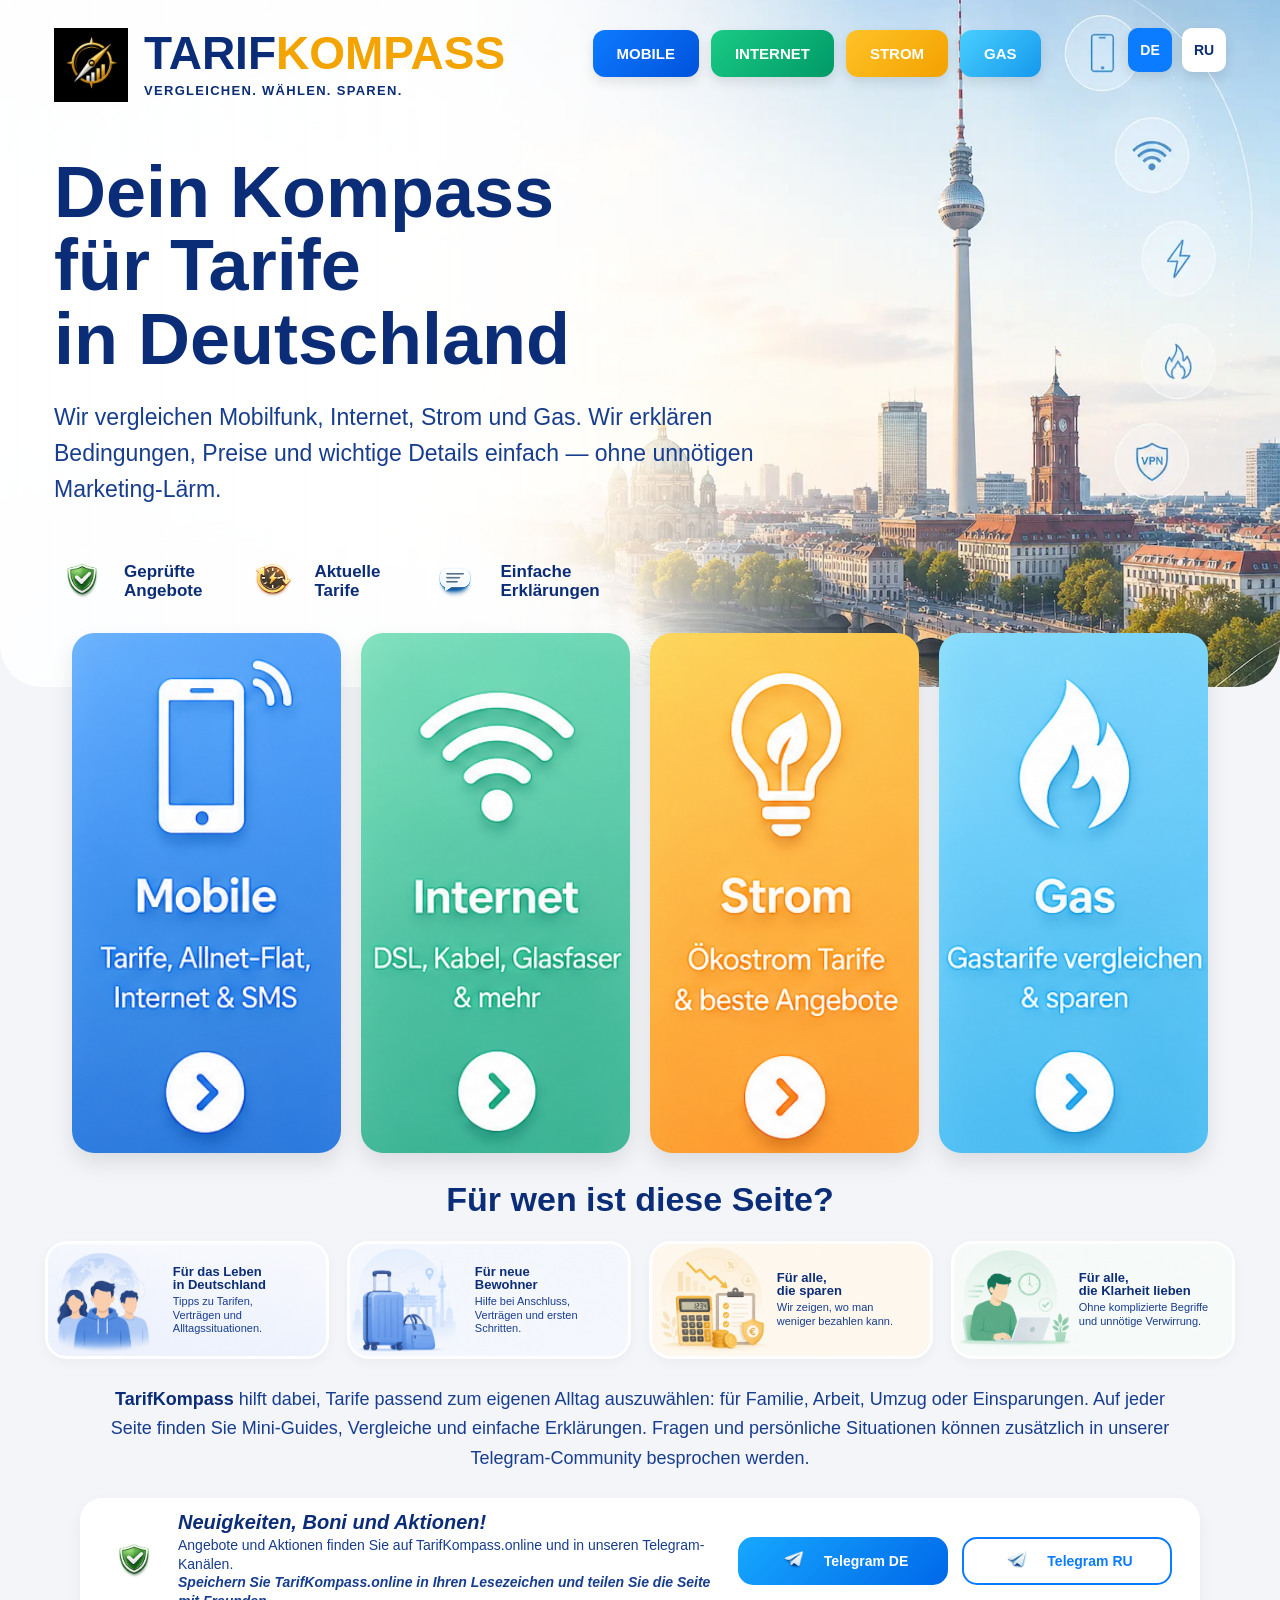
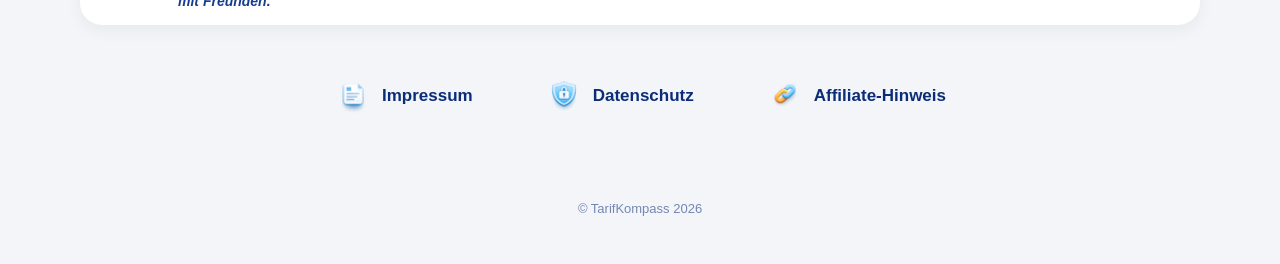
<file: index-de.html>
<!DOCTYPE html>
<html lang="de">

<head>
   <!-- Google tag (gtag.js) -->
<script async src="https://www.googletagmanager.com/gtag/js?id=G-MR2B1BS2S4"></script>
<script>
  window.dataLayer = window.dataLayer || [];
  function gtag(){dataLayer.push(arguments);}
  gtag('js', new Date());

  gtag('config', 'G-MR2B1BS2S4');
</script>
<meta charset="UTF-8">
<link rel="icon" type="image/png" href="images/favicon-32.png">   
<meta name="viewport" content="width=device-width, initial-scale=1.0">

<title>TarifKompass</title>

<link rel="stylesheet" href="css/style.css">
</head>

<body>

<section class="hero">

<header class="header">

<div class="logo">

<img src="images/apple-touch-icon.png" alt="TarifKompass">

<div>

<div class="logo-title">
TARIF<span>KOMPASS</span>
</div>

<div class="logo-subtitle">
VERGLEICHEN. WÄHLEN. SPAREN.
</div>

</div>

</div>

<nav class="top-nav">

<a href="mobile-de.html" class="nav-btn nav-mobile">
MOBILE
</a>

<a href="internet-de.html" class="nav-btn nav-internet">
INTERNET
</a>

<a href="strom-de.html" class="nav-btn nav-strom">
STROM
</a>

<a href="gas-de.html" class="nav-btn nav-gas">
GAS
</a>

</nav>

<div class="lang-switch">

<a href="index-de.html" class="lang-btn active">
DE
</a>

<a href="index-ru.html" class="lang-btn passive">
RU
</a>

</div>

</header>

<div class="hero-content">

<div class="hero-text">

<h1>
Dein Kompass<br>
für Tarife<br>
in Deutschland
</h1>

<p>
Wir vergleichen Mobilfunk, Internet,
Strom und Gas. Wir erklären Bedingungen,
Preise und wichtige Details einfach —
ohne unnötigen Marketing-Lärm.
</p>

<div class="features">

<div class="feature">

<img src="images/verified-icon.png">

<span>
Geprüfte<br>
Angebote
</span>

</div>

<div class="feature">

<img src="images/actual-icon.png">

<span>
Aktuelle<br>
Tarife
</span>

</div>

<div class="feature">

<img src="images/simple-icon.png">

<span>
Einfache<br>
Erklärungen
</span>

</div>

</div>

</div>

</div>

</section>

<section class="service-cards">

<a href="mobile-de.html" class="service-card">
<img src="images/mobile-card.png" alt="Mobilfunk">
</a>

<a href="internet-de.html" class="service-card">
<img src="images/internet-card.png" alt="Internet">
</a>

<a href="strom-de.html" class="service-card">
<img src="images/strom-card.png" alt="Strom">
</a>

<a href="gas-de.html" class="service-card">
<img src="images/gas-card.png" alt="Gas">
</a>

</section>

<section class="audience">

<h2>
Für wen ist diese Seite?
</h2>

<div class="audience-grid">

<div class="audience-card">

<img src="images/migrants-card-bg.png" alt="">

<div>

<h3>
Für das Leben<br>
in Deutschland
</h3>

<p>
Tipps zu Tarifen,
Verträgen und
Alltagssituationen.
</p>

</div>

</div>

<div class="audience-card">

<img src="images/newcomers-card-bg.png" alt="">

<div>

<h3>
Für neue<br>
Bewohner
</h3>

<p>
Hilfe bei Anschluss,
Verträgen und
ersten Schritten.
</p>

</div>

</div>

<div class="audience-card">

<img src="images/savings-card-bg.png" alt="">

<div>

<h3>
Für alle,<br>
die sparen
</h3>

<p>
Wir zeigen,
wo man weniger
bezahlen kann.
</p>

</div>

</div>

<div class="audience-card">

<img src="images/simple-card-bg.png" alt="">

<div>

<h3>
Für alle,<br>
die Klarheit
lieben
</h3>

<p>
Ohne komplizierte
Begriffe und unnötige
Verwirrung.
</p>

</div>

</div>

</div>

</section>

<section class="info-transition">

<p>
<strong>TarifKompass</strong> hilft dabei, Tarife passend zum eigenen Alltag auszuwählen: für Familie, Arbeit, Umzug oder Einsparungen. Auf jeder Seite finden Sie Mini-Guides, Vergleiche und einfache Erklärungen. Fragen und persönliche Situationen können zusätzlich in unserer Telegram-Community besprochen werden.
</p>

</section>

<section class="telegram-block">

<div class="telegram-info">

    <img src="images/verified-icon.png" alt="">

    <div>

        <h2>
            <em>Neuigkeiten, Boni und Aktionen!</em>
        </h2>

        <p>
            Angebote und Aktionen finden Sie auf TarifKompass.online und in unseren Telegram-Kanälen.
        </p>

        <p>
            <strong><em>
                Speichern Sie TarifKompass.online in Ihren Lesezeichen und teilen Sie die Seite mit Freunden.
            </em></strong>
        </p>

    </div>

</div>
<div class="telegram-buttons">

<a href="https://t.me/de_tarifkompass"
   class="telegram-btn telegram-btn-de"
   target="_blank"
   rel="noopener noreferrer">

<img src="images/telegram-icon.png" alt="Telegram DE">

<span>
Telegram DE
</span>

</a>

<a href="https://t.me/tarifkompass_ru"
   class="telegram-btn telegram-btn-ru"
   target="_blank"
   rel="noopener noreferrer">

<img src="images/telegram-icon.png" alt="Telegram RU">

<span>
Telegram RU
</span>

</a>

</div>

</section>

<footer class="footer">

<a href="impressum.html">

<img src="images/impressum-icon.png" alt="Impressum">

<span>
Impressum
</span>

</a>

<a href="datenschutz.html">

<img src="images/datenschutz-icon.png" alt="Datenschutz">

<span>
Datenschutz
</span>

</a>

<a href="affiliate.html">

<img src="images/affiliate-icon.png" alt="Affiliate-Hinweis">

<span>
Affiliate-Hinweis
</span>

</a>

</footer>

</body>
</html>
</file>
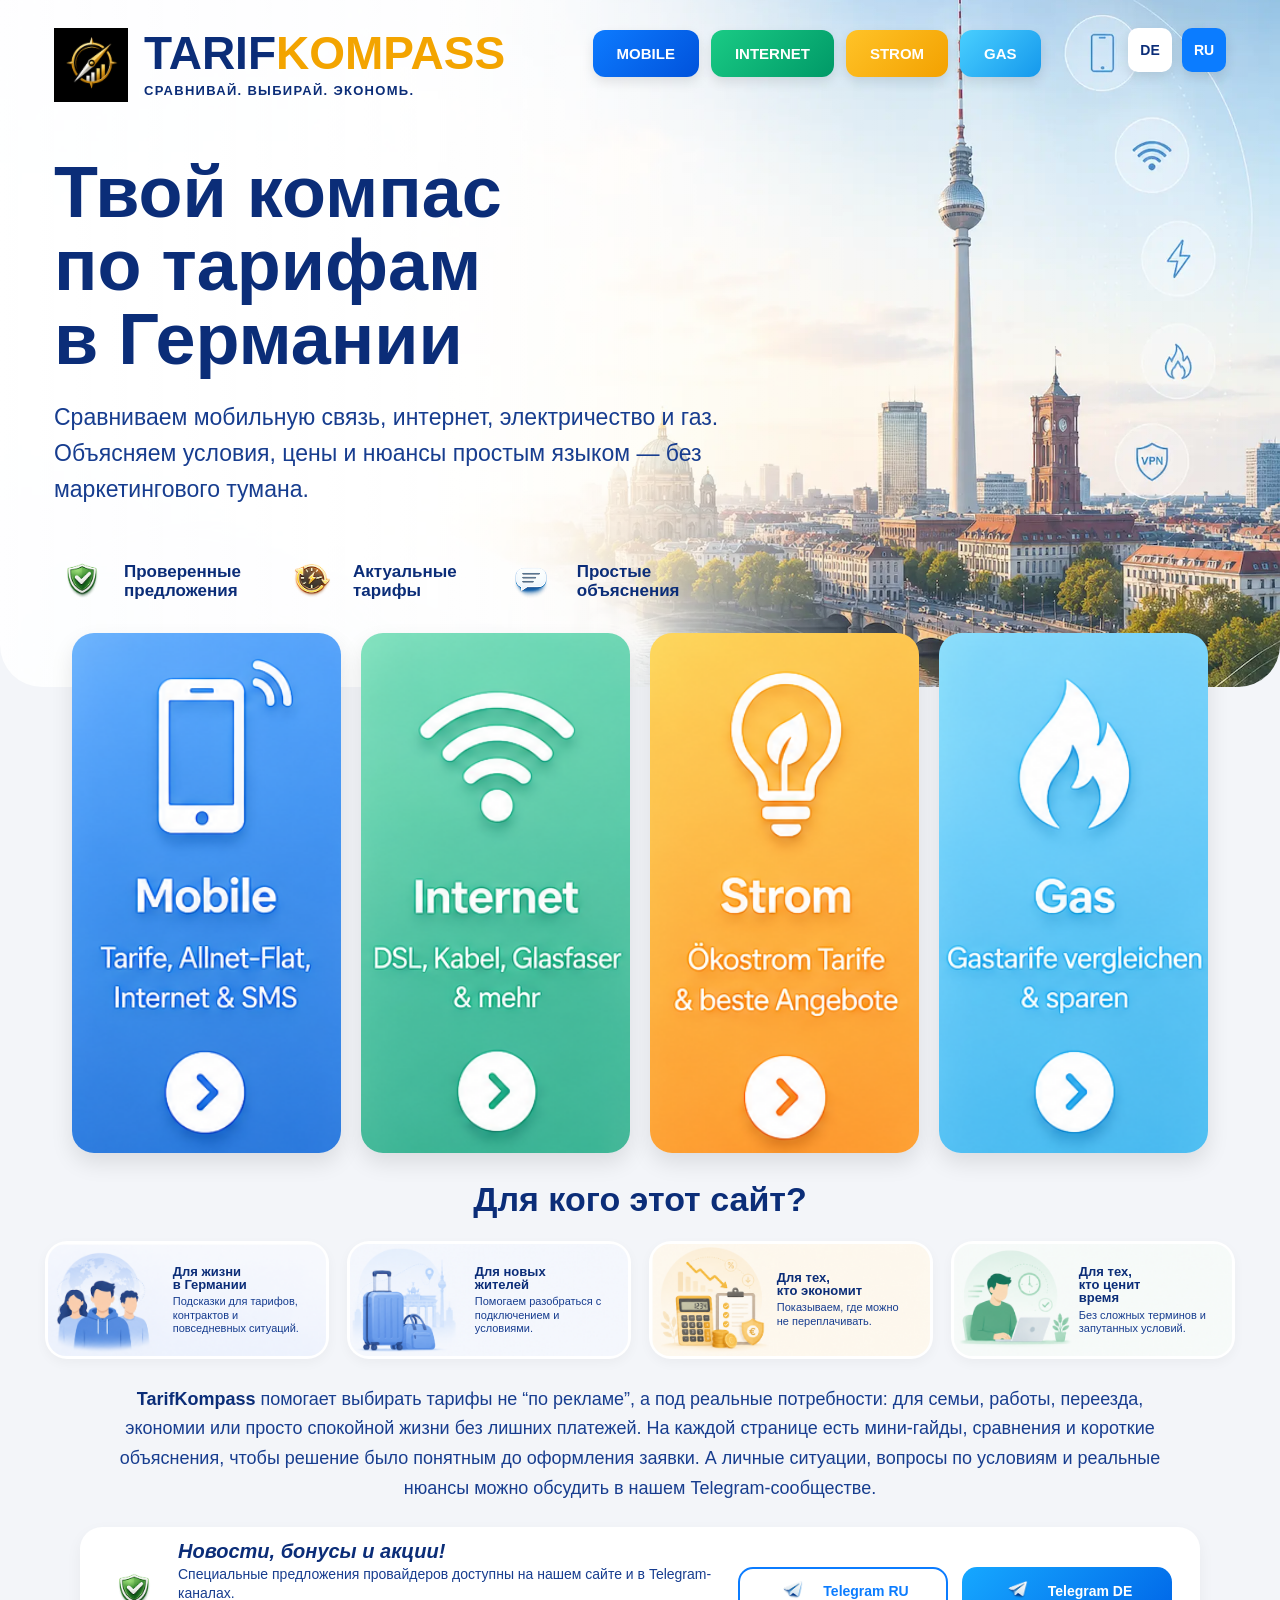
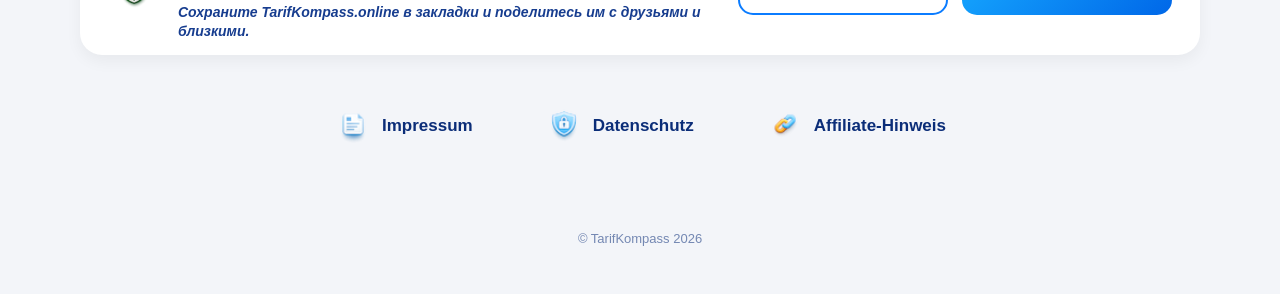
<file: index-ru.html>
<!-- =========================
     index.html
========================= -->

<!DOCTYPE html>
<html lang="ru">

<head>
     <!-- Google tag (gtag.js) -->
<script async src="https://www.googletagmanager.com/gtag/js?id=G-MR2B1BS2S4"></script>
<script>
  window.dataLayer = window.dataLayer || [];
  function gtag(){dataLayer.push(arguments);}
  gtag('js', new Date());

  gtag('config', 'G-MR2B1BS2S4');
</script>
<meta charset="UTF-8">
<link rel="icon" type="image/png" href="images/favicon-32.png">     
<meta name="viewport" content="width=device-width, initial-scale=1.0">
<meta name="f5773d62dc62e0b" content="cc918eeab8e7f4db5d9110fc03fe0d93" />
<meta name="verification" content="861c3b47b8f3d683a33f545c3701ff8c" />     
<title>TarifKompass</title>

<link rel="stylesheet" href="css/style.css">
</head>

<body>

<section class="hero">

<header class="header">

<div class="logo">

<img src="images/apple-touch-icon.png" alt="TarifKompass">

<div>

<div class="logo-title">
TARIF<span>KOMPASS</span>
</div>

<div class="logo-subtitle">
СРАВНИВАЙ. ВЫБИРАЙ. ЭКОНОМЬ.
</div>

</div>

</div>

<nav class="top-nav">

<a href="mobile.html" class="nav-btn nav-mobile">
MOBILE
</a>

<a href="internet.html" class="nav-btn nav-internet">
INTERNET
</a>

<a href="strom.html" class="nav-btn nav-strom">
STROM
</a>

<a href="gas.html" class="nav-btn nav-gas">
GAS
</a>

</nav>

<div class="lang-switch">

<a href="index.html" class="lang-btn passive">
DE
</a>

<a href="index-ru.html" class="lang-btn active">
RU
</a>

</div>

</header>

<div class="hero-content">

<div class="hero-text">

<h1>
Твой компас<br>
по тарифам<br>
в Германии
</h1>

<p>
Сравниваем мобильную связь, интернет,
электричество и газ. Объясняем условия,
цены и нюансы простым языком —
без маркетингового тумана.
</p>

<div class="features">

<div class="feature">

<img src="images/verified-icon.png">

<span>
Проверенные<br>
предложения
</span>

</div>

<div class="feature">

<img src="images/actual-icon.png">

<span>
Актуальные<br>
тарифы
</span>

</div>

<div class="feature">

<img src="images/simple-icon.png">

<span>
Простые<br>
объяснения
</span>

</div>

</div>

</div>

</div>

</section>

<section class="service-cards">

<a href="mobile.html" class="service-card">
<img src="images/mobile-card.png" alt="Мобильная связь">
</a>

<a href="internet.html" class="service-card">
<img src="images/internet-card.png" alt="Интернет">
</a>

<a href="strom.html" class="service-card">
<img src="images/strom-card.png" alt="Электричество">
</a>

<a href="gas.html" class="service-card">
<img src="images/gas-card.png" alt="Газ">
</a>

</section>

<section class="audience">

<h2>
Для кого этот сайт?
</h2>

<div class="audience-grid">

<div class="audience-card">

<img src="images/migrants-card-bg.png" alt="">

<div>

<h3>
Для жизни<br>
в Германии
</h3>

<p>
Подсказки для тарифов,
контрактов и повседневных
ситуаций.
</p>

</div>

</div>

<div class="audience-card">

<img src="images/newcomers-card-bg.png" alt="">

<div>

<h3>
Для новых<br>
жителей
</h3>

<p>
Помогаем разобраться
с подключением
и условиями.
</p>

</div>

</div>

<div class="audience-card">

<img src="images/savings-card-bg.png" alt="">

<div>

<h3>
Для тех,<br>
кто экономит
</h3>

<p>
Показываем,
где можно
не переплачивать.
</p>

</div>

</div>

<div class="audience-card">

<img src="images/simple-card-bg.png" alt="">

<div>

<h3>
Для тех,<br>
кто ценит<br>
время
</h3>

<p>
Без сложных терминов
и запутанных условий.
</p>

</div>

</div>

</div>

</section>

<section class="info-transition">

<p>
<strong>TarifKompass</strong> помогает выбирать тарифы не “по рекламе”, а под реальные потребности: для семьи, работы, переезда, экономии или просто спокойной жизни без лишних платежей. На каждой странице есть мини-гайды, сравнения и короткие объяснения, чтобы решение было понятным до оформления заявки. А личные ситуации, вопросы по условиям и реальные нюансы можно обсудить в нашем Telegram-сообществе.
</p>

</section>

<section class="telegram-block">

<div class="telegram-info">

    <img src="images/verified-icon.png" alt="">

    <div>

        <h2>
            <em>Новости, бонусы и акции!</em>
        </h2>

        <p>
            Специальные предложения провайдеров доступны на нашем сайте и в Telegram-каналах.
        </p>

        <p>
            <strong><em>
                Сохраните TarifKompass.online в закладки и поделитесь им с друзьями и близкими.
            </em></strong>
        </p>

    </div>

</div>

<div class="telegram-buttons">

<a href="https://t.me/de_tarifkompass"
   class="telegram-btn telegram-btn-ru"
   target="_blank"
   rel="noopener noreferrer">

<img src="images/telegram-icon.png" alt="Telegram RU">

<span>
Telegram RU
</span>

</a>

<a href="https://t.me/tarifkompass_deutsch"
   class="telegram-btn telegram-btn-de"
   target="_blank"
   rel="noopener noreferrer">

<img src="images/telegram-icon.png" alt="Telegram DE">

<span>
Telegram DE
</span>

</a>

</div>

</section>

<footer class="footer">

<a href="impressum.html">

<img src="images/impressum-icon.png" alt="Impressum">

<span>
Impressum
</span>

</a>

<a href="datenschutz.html">

<img src="images/datenschutz-icon.png" alt="Datenschutz">

<span>
Datenschutz
</span>

</a>

<a href="affiliate.html">

<img src="images/affiliate-icon.png" alt="Affiliate-Hinweis">

<span>
Affiliate-Hinweis
</span>

</a>

</footer>

</body>
</html>
</file>
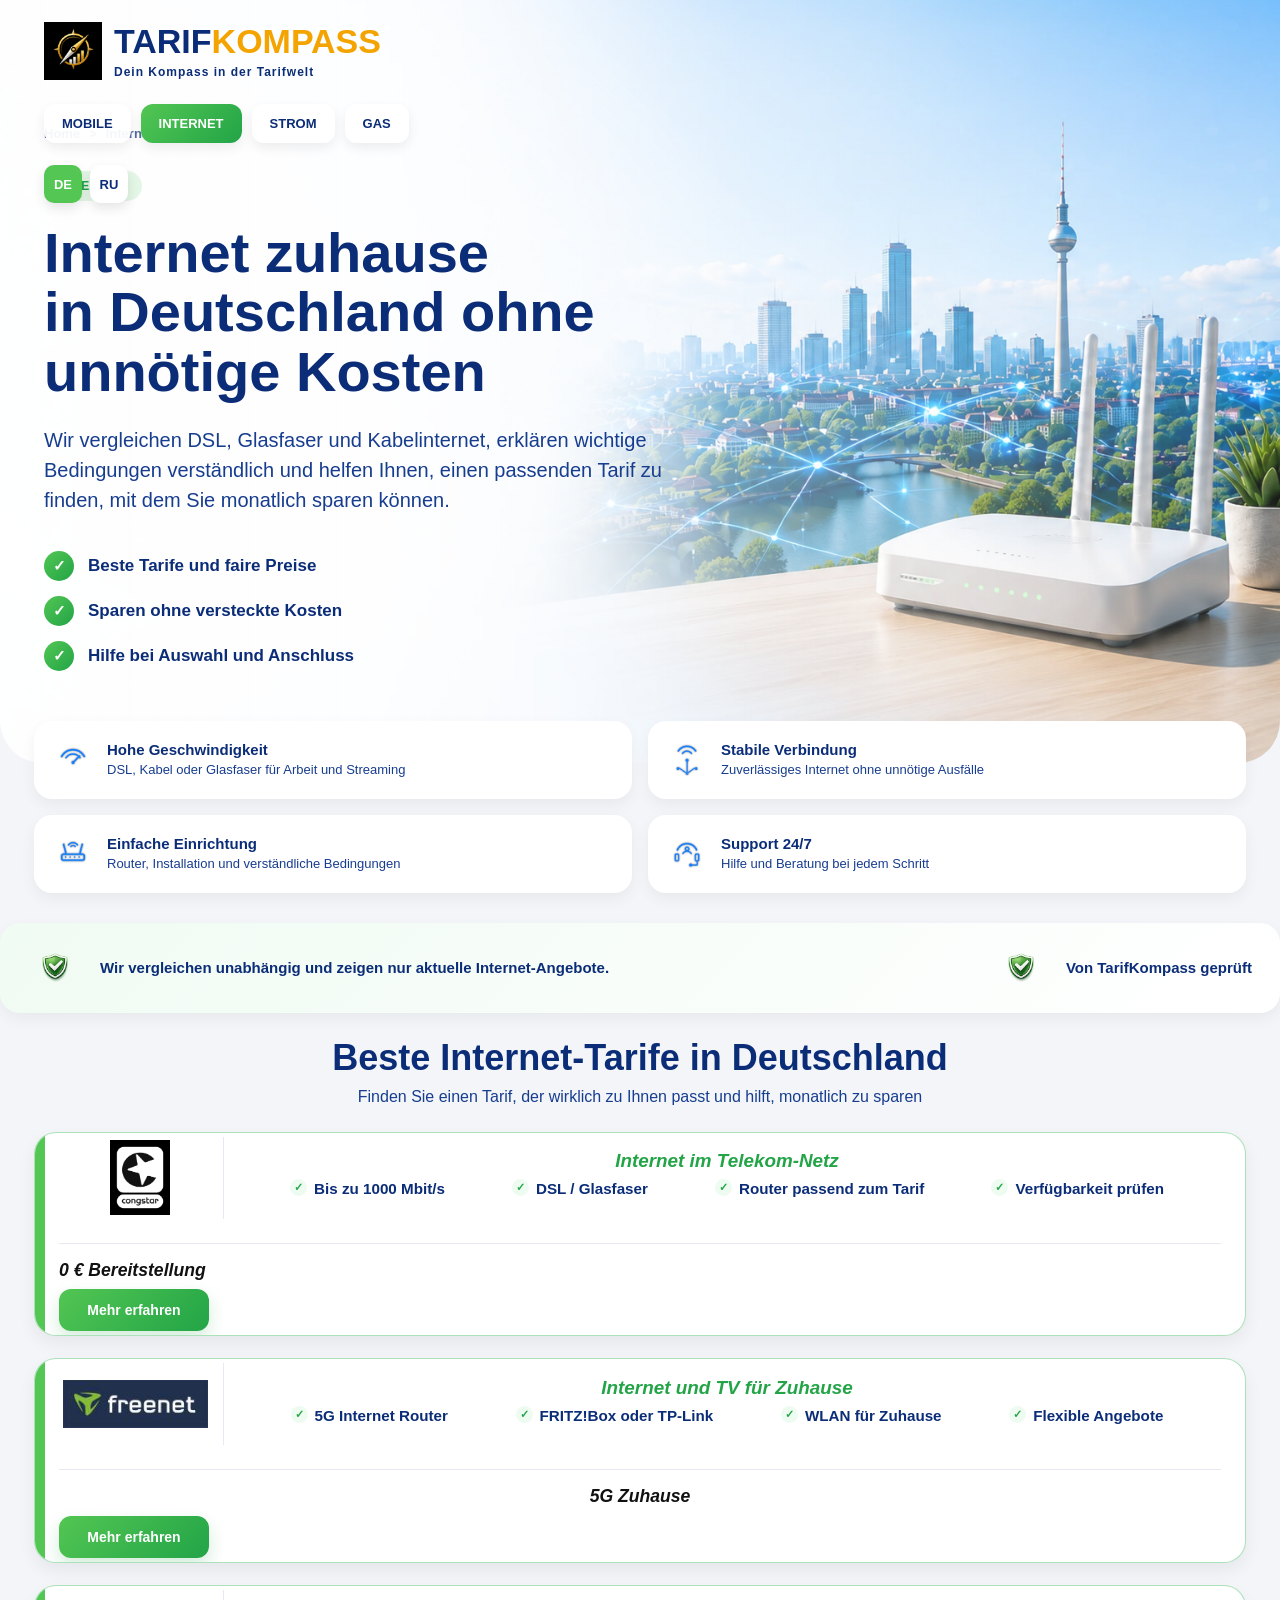
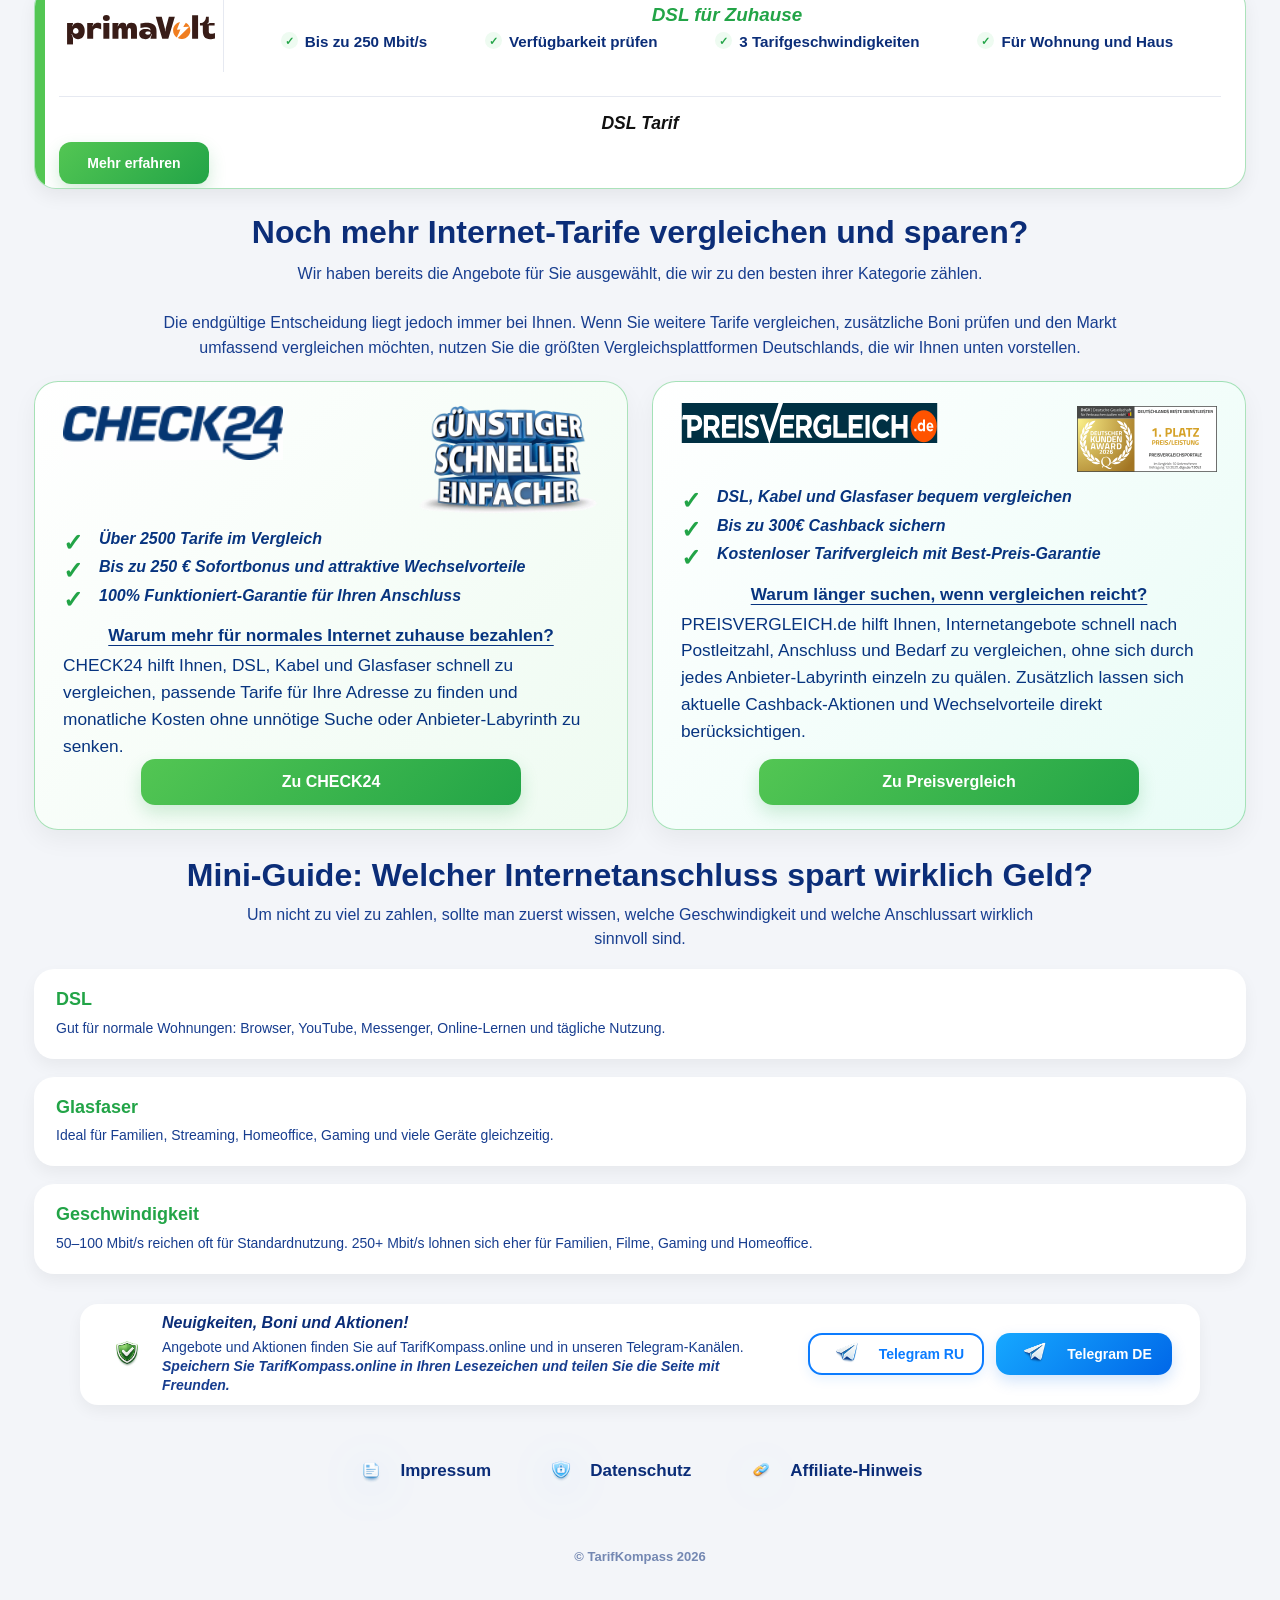
<file: internet-de.html>
<!-- internet-de.html -->

<!DOCTYPE html>
<html lang="de">
<head>
  <!-- Google tag (gtag.js) -->
<script async src="https://www.googletagmanager.com/gtag/js?id=G-MR2B1BS2S4"></script>
<script>
  window.dataLayer = window.dataLayer || [];
  function gtag(){dataLayer.push(arguments);}
  gtag('js', new Date());

  gtag('config', 'G-MR2B1BS2S4');
</script>
  <meta charset="UTF-8">
  <link rel="icon" type="image/png" href="images/favicon-32.png">
  <meta name="viewport" content="width=device-width, initial-scale=1.0">

  <title>TarifKompass – Beste Internet-Tarife in Deutschland</title>

  <link rel="stylesheet" href="css/style.css">
  <link rel="stylesheet" href="css/internet.css">
</head>

<body>

<header class="header">

  <a href="index.html" class="logo-link">

    <img src="images/apple-touch-icon.png" alt="TarifKompass Logo">

    <div>

      <div class="logo-title">
        TARIF<span>KOMPASS</span>
      </div>

      <div class="logo-subtitle">
        Dein Kompass in der Tarifwelt
      </div>

    </div>

  </a>

  <nav class="top-nav">

    <a href="mobile-de.html" class="nav-link">
      MOBILE
    </a>

    <a href="internet-de.html" class="nav-link active">
      INTERNET
    </a>

    <a href="strom-de.html" class="nav-link">
      STROM
    </a>

    <a href="gas-de.html" class="nav-link">
      GAS
    </a>

  </nav>

  <div class="lang-switch">

    <a href="internet-de.html" class="lang-btn active">
      DE
    </a>

    <a href="internet.html" class="lang-btn passive">
      RU
    </a>

  </div>

</header>

<section class="hero">

  <div class="breadcrumbs">

    <a href="index.html">Home</a>

    <span>></span>

    <span>Internet</span>

  </div>

  <div class="hero-content">

    <div class="hero-category">
      INTERNET
    </div>

    <div class="hero-text">

      <h1>
        Internet zuhause <br>
        in Deutschland ohne unnötige Kosten
      </h1>

      <p>
        Wir vergleichen DSL, Glasfaser und Kabelinternet,
        erklären wichtige Bedingungen verständlich und helfen Ihnen,
        einen passenden Tarif zu finden, mit dem Sie monatlich sparen können.
      </p>

    </div>

    <div class="hero-list">

      <div class="hero-list-item">

        <div class="check-circle">
          ✓
        </div>

        <span>
          Beste Tarife und faire Preise
        </span>

      </div>

      <div class="hero-list-item">

        <div class="check-circle">
          ✓
        </div>

        <span>
          Sparen ohne versteckte Kosten
        </span>

      </div>

      <div class="hero-list-item">

        <div class="check-circle">
          ✓
        </div>

        <span>
          Hilfe bei Auswahl und Anschluss
        </span>

      </div>

    </div>

  </div>

</section>

<section class="features-section">

  <div class="feature-card">

    <img src="images/icon-speed.png" alt="">

    <div>

      <h3>
        Hohe Geschwindigkeit
      </h3>

      <p>
        DSL, Kabel oder Glasfaser für Arbeit und Streaming
      </p>

    </div>

  </div>

  <div class="feature-card">

    <img src="images/icon-network.png" alt="">

    <div>

      <h3>
        Stabile Verbindung
      </h3>

      <p>
        Zuverlässiges Internet ohne unnötige Ausfälle
      </p>

    </div>

  </div>

  <div class="feature-card">

    <img src="images/icon-router.png" alt="">

    <div>

      <h3>
        Einfache Einrichtung
      </h3>

      <p>
        Router, Installation und verständliche Bedingungen
      </p>

    </div>

  </div>

  <div class="feature-card">

    <img src="images/icon-support.png" alt="">

    <div>

      <h3>
        Support 24/7
      </h3>

      <p>
        Hilfe und Beratung bei jedem Schritt
      </p>

    </div>

  </div>

</section>

<section class="info-strip">

  <div class="info-item">

    <img src="images/verified-icon.png" alt="">

    <span>
      Wir vergleichen unabhängig und zeigen nur aktuelle Internet-Angebote.
    </span>

  </div>

  <div class="info-item">

    <img src="images/verified-icon.png" alt="">

    <span>
      Von TarifKompass geprüft
    </span>

  </div>

</section>

<section class="offers-section">

  <div class="section-heading">

    <h2>
      Beste Internet-Tarife in Deutschland
    </h2>

    <p>
      Finden Sie einen Tarif, der wirklich zu Ihnen passt und hilft, monatlich zu sparen
    </p>

  </div>

<div class="offer-card internet-offer-card offer-congstar-internet">

    <div class="offer-provider provider-congstar">
        <img src="images/congstar.png" alt="congstar">
    </div>

    <div class="offer-content">

        <div class="offer-title">
            Internet im Telekom-Netz
        </div>

        <div class="offer-tags">
            <span>Bis zu 1000 Mbit/s</span>
            <span>DSL / Glasfaser</span>
            <span>Router passend zum Tarif</span>
            <span>Verfügbarkeit prüfen</span>
        </div>

    </div>

    <div class="offer-action">
        <div class="offer-price"> 0 € Bereitstellung</div>
        <a class="offer-btn" href="https://tidd.ly/49sq6W8" target="_blank" rel="nofollow sponsored noopener">
            Mehr erfahren
        </a>
    </div>

</div>

  <div class="offer-card internet-offer-card offer-freenet-internet">

    <div class="offer-provider provider-freenet">
        <img src="images/freenet.png" alt="freenet">
    </div>

    <div class="offer-content">

        <div class="offer-title">
            Internet und TV für Zuhause
        </div>

        <div class="offer-tags">
            <span>5G Internet Router</span>
            <span>FRITZ!Box oder TP-Link</span>
            <span>WLAN für Zuhause</span>
            <span>Flexible Angebote</span>
        </div>

    </div>

    <div class="offer-action">
        <div class="offer-price offer-freenet-bonus">
            5G Zuhause
        </div>

        <a class="offer-btn" href="https://www.freenet.de/">
            Mehr erfahren
        </a>
    </div>

</div>

  <div class="offer-card internet-offer-card offer-primavolt-internet">

    <div class="offer-provider provider-primavolt">
        <img src="images/primavolt_logo.svg" alt="Primavolt DSL">
    </div>

    <div class="offer-content">

        <div class="offer-title">
            DSL für Zuhause
        </div>

        <div class="offer-tags">
            <span>Bis zu 250 Mbit/s</span>
            <span>Verfügbarkeit prüfen</span>
            <span>3 Tarifgeschwindigkeiten</span>
            <span>Für Wohnung und Haus</span>
        </div>

    </div>

    <div class="offer-action">
        <div class="offer-price offer-primavolt-bonus">
            DSL Tarif
        </div>

        <a class="offer-btn" href="https://tidd.ly/49xVBy2" target="_blank" rel="nofollow sponsored noopener">
            Mehr erfahren
        </a>
    </div>

</div>
  
</section>

<section class="comparison-intro">

  <h2>
    Noch mehr Internet-Tarife vergleichen und sparen?
  </h2>

 <p>

Wir haben bereits die Angebote für Sie ausgewählt,
die wir zu den besten ihrer Kategorie zählen.

<br><br>

Die endgültige Entscheidung liegt jedoch immer bei Ihnen.
Wenn Sie weitere Tarife vergleichen,
zusätzliche Boni prüfen und den Markt umfassend vergleichen möchten,
nutzen Sie die größten Vergleichsplattformen Deutschlands,
die wir Ihnen unten vorstellen.

</p>
</section>

<section class="comparison-grid">

  <!-- COMPARISON OFFERS START -->

  <div class="comparison-card check24-card">

    <div class="comparison-card-inner">

      <div class="comparison-top-row">

        <img src="images/check24.png"
             alt="CHECK24 DSL Vergleich"
             class="comparison-main-logo">

        <img src="images/guenstigerschnellereinfacher-check24.webp"
             alt="CHECK24 DSL günstiger schneller einfacher"
             class="comparison-small-banner">

      </div>

      <div class="comparison-benefits comparison-benefits-main">

        <span>Über 2500 Tarife im Vergleich</span>
        <span>Bis zu 250 € Sofortbonus und attraktive Wechselvorteile</span>
        <span>100% Funktioniert-Garantie für Ihren Anschluss</span>

      </div>

      <div class="comparison-description">

        <strong>Warum mehr für normales Internet zuhause bezahlen?</strong>

        <p>
          CHECK24 hilft Ihnen, DSL, Kabel und Glasfaser schnell zu vergleichen,
          passende Tarife für Ihre Adresse zu finden und monatliche Kosten
          ohne unnötige Suche oder Anbieter-Labyrinth zu senken.
        </p>

      </div>

      <a href="https://tidd.ly/4wYjBEu"
         class="comparison-link comparison-link-centered"
         target="_blank"
         rel="nofollow sponsored noopener">
        Zu CHECK24
      </a>

    </div>

  </div>

 <div class="comparison-card second-comparator-card preisvergleich-card">

  <div class="comparison-card-inner">

    <div class="comparison-top-row">

      <img src="images/preisvergleich.svg"
           alt="Preisvergleich DSL Vergleich"
           class="comparison-main-logo preisvergleich-logo">

      <img src="images/pv2026_quer.svg"
           alt="Preisvergleich 2026"
           class="comparison-small-banner preisvergleich-banner">

    </div>

    <div class="comparison-benefits comparison-benefits-main">
      <span>DSL, Kabel und Glasfaser bequem vergleichen</span>
      <span>Bis zu 300€ Cashback sichern</span>
      <span>Kostenloser Tarifvergleich mit Best-Preis-Garantie</span>
    </div>

    <div class="comparison-description">

      <strong>Warum länger suchen, wenn vergleichen reicht?</strong>

      <p>
PREISVERGLEICH.de hilft Ihnen, Internetangebote schnell nach
Postleitzahl, Anschluss und Bedarf zu vergleichen, ohne sich durch
jedes Anbieter-Labyrinth einzeln zu quälen.
Zusätzlich lassen sich aktuelle Cashback-Aktionen und
Wechselvorteile direkt berücksichtigen.
</p>

    </div>

    <a href="https://tidd.ly/4aaFwOU"
       class="comparison-link comparison-link-centered"
       target="_blank"
       rel="nofollow sponsored noopener">
      Zu Preisvergleich
    </a>

  </div>

</div>
  <!-- COMPARISON OFFERS END -->

</section>

<section class="mini-guide">

  <div class="mini-guide-header">

    <h2>
      Mini-Guide: Welcher Internetanschluss spart wirklich Geld?
    </h2>

    <p>
      Um nicht zu viel zu zahlen, sollte man zuerst wissen,
      welche Geschwindigkeit und welche Anschlussart wirklich sinnvoll sind.
    </p>

  </div>

  <div class="mini-guide-grid">

    <div class="guide-card">

      <h3>
        DSL
      </h3>

      <p>
        Gut für normale Wohnungen:
        Browser, YouTube, Messenger,
        Online-Lernen und tägliche Nutzung.
      </p>

    </div>

    <div class="guide-card">

      <h3>
        Glasfaser
      </h3>

      <p>
        Ideal für Familien,
        Streaming, Homeoffice,
        Gaming und viele Geräte gleichzeitig.
      </p>

    </div>

    <div class="guide-card">

      <h3>
        Geschwindigkeit
      </h3>

      <p>
        50–100 Mbit/s reichen oft für Standardnutzung.
        250+ Mbit/s lohnen sich eher für Familien,
        Filme, Gaming und Homeoffice.
      </p>

    </div>

  </div>

</section>

<section class="telegram-block">

  <div class="telegram-info">

    <img src="images/verified-icon.png" alt="">

    <div>

        <h2>
            <em>Neuigkeiten, Boni und Aktionen!</em>
        </h2>

        <p>
            Angebote und Aktionen finden Sie auf TarifKompass.online und in unseren Telegram-Kanälen.
        </p>

        <p>
            <strong><em>
                Speichern Sie TarifKompass.online in Ihren Lesezeichen und teilen Sie die Seite mit Freunden.
            </em></strong>
        </p>

    </div>

</div>

  <div class="telegram-buttons">

    <a href="https://t.me/de_tarifkompass"
       class="telegram-btn telegram-btn-ru"
       target="_blank"
       rel="noopener">

      <img src="images/telegram-icon.png" alt="">

      Telegram RU

    </a>

    <a href="https://t.me/tarifkompass_deutsch"
       class="telegram-btn telegram-btn-de"
       target="_blank"
       rel="noopener">

      <img src="images/telegram-icon.png" alt="">

      Telegram DE

    </a>

  </div>

</section>

<footer class="footer">

  <a href="impressum.html">

    <img src="images/impressum-icon.png" alt="">

    Impressum

  </a>

  <a href="datenschutz.html">

    <img src="images/datenschutz-icon.png" alt="">

    Datenschutz

  </a>

  <a href="affiliate.html">

    <img src="images/affiliate-icon.png" alt="">

    Affiliate-Hinweis

  </a>

</footer>
<script>
document.addEventListener("DOMContentLoaded", function() {

    document.querySelectorAll(
        'a[href*="tidd.ly"], a[href*="awin1.com"], a[href*="awinaffiliates.com"], a[href*="zanox.com"]'
    ).forEach(function(link) {

        link.addEventListener("click", function() {

            gtag('event', 'affiliate_click', {
                affiliate: this.textContent.trim(),
                destination: this.href
            });

        });

    });

});
</script>
</body>
</html>
</file>
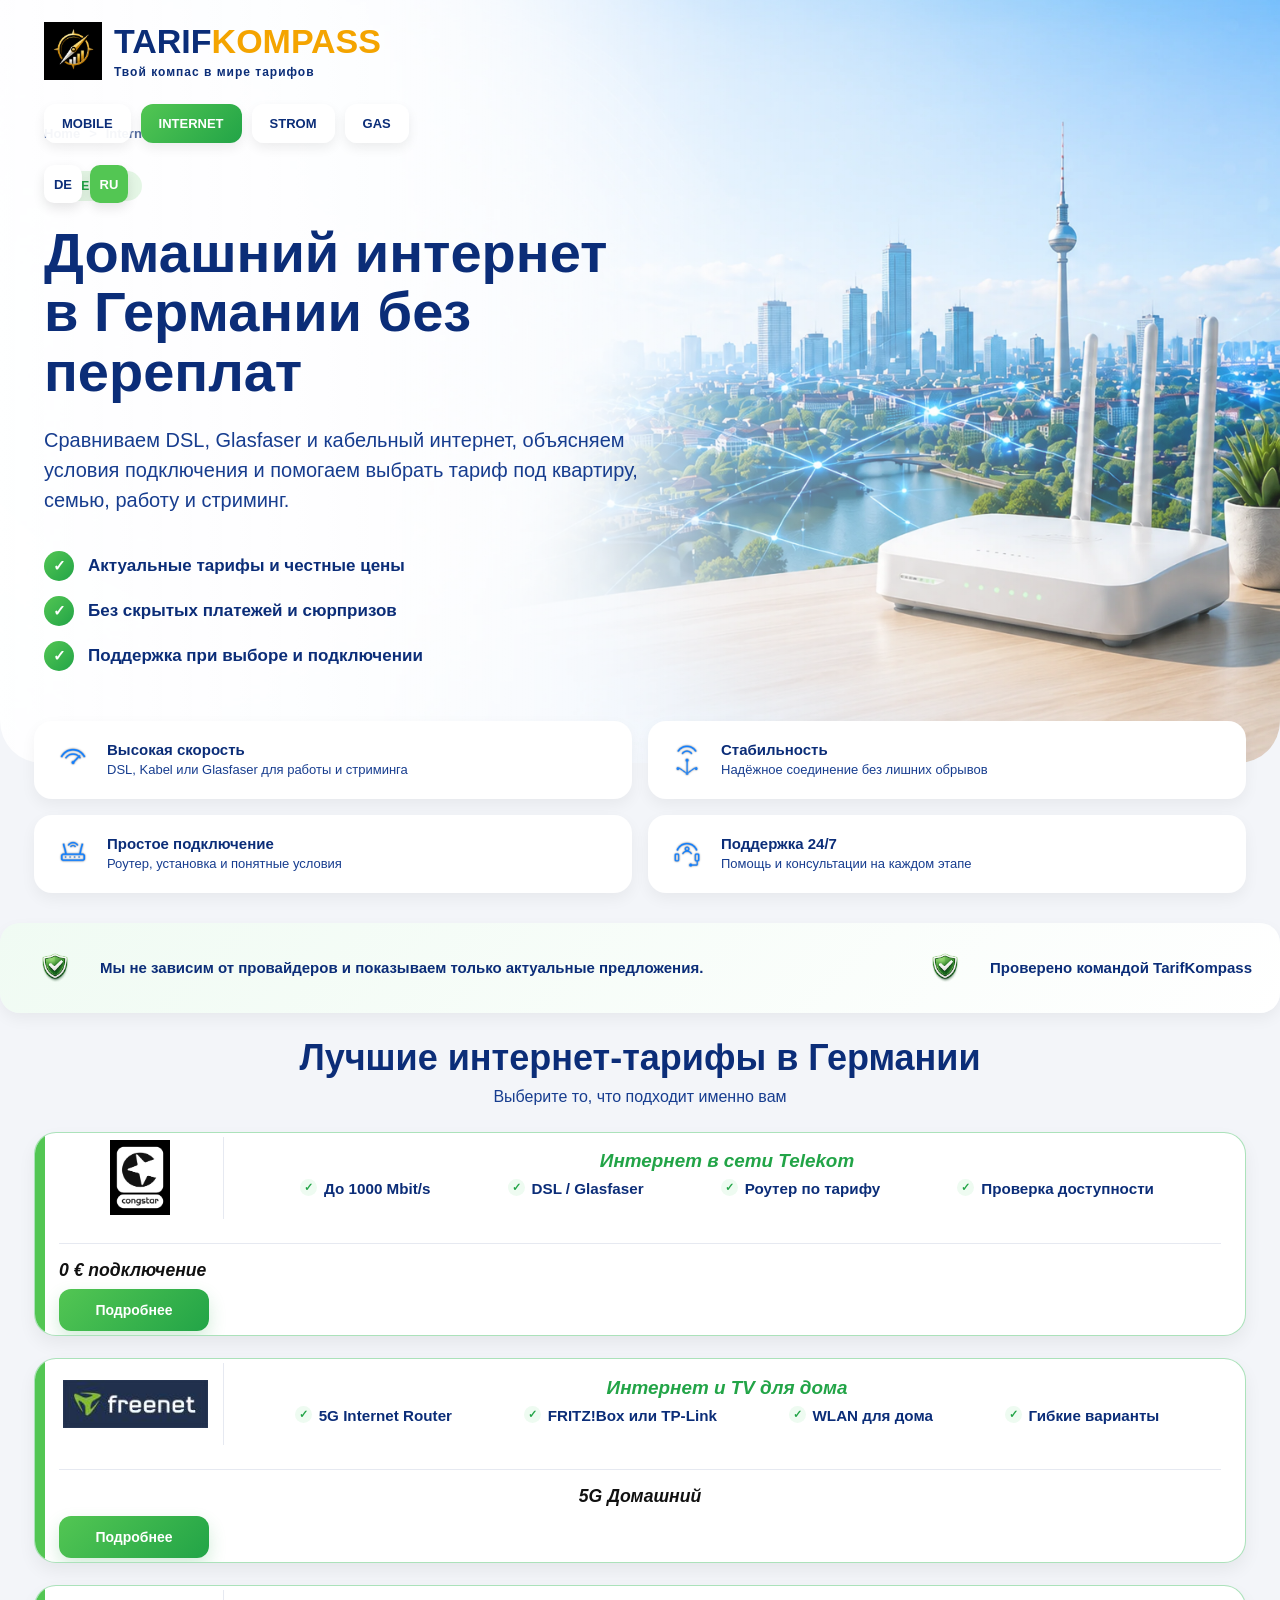
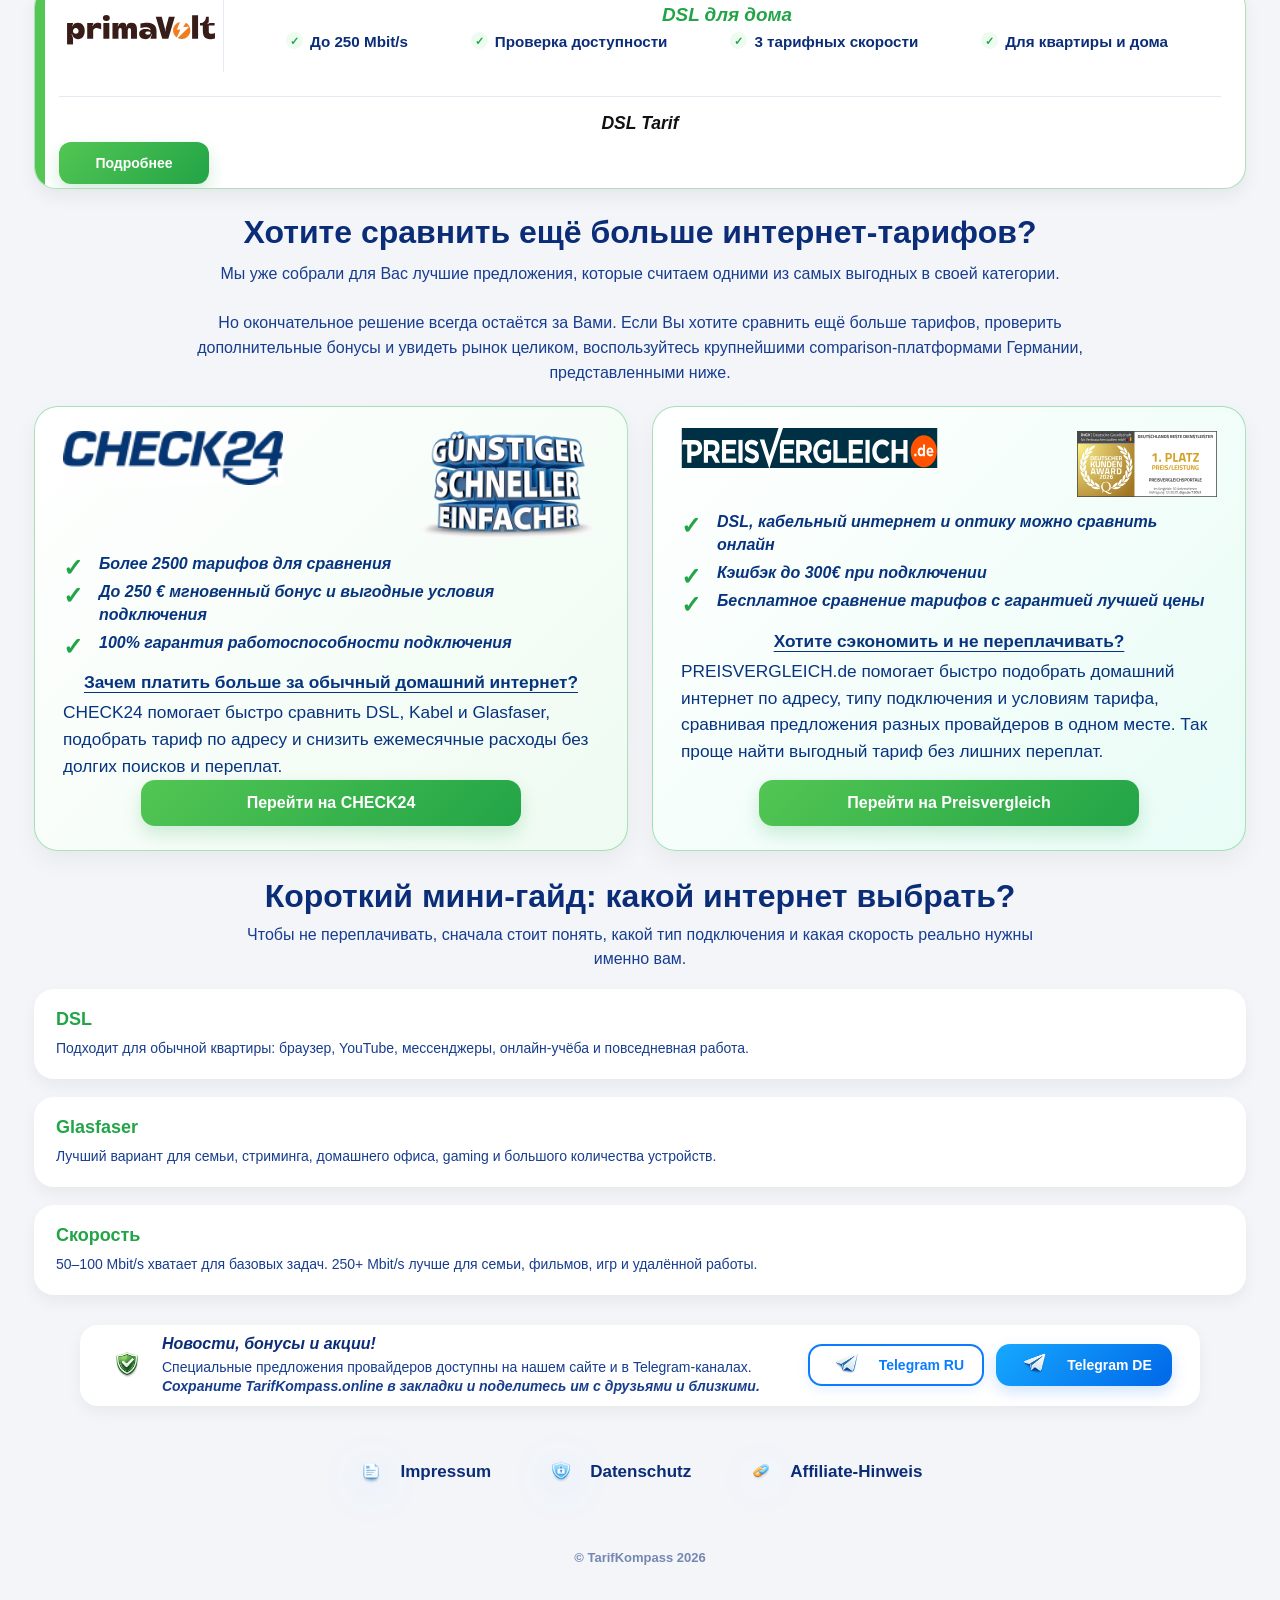
<file: internet.html>
<!-- internet.html -->

<!DOCTYPE html>
<html lang="ru">
<head>
  <!-- Google tag (gtag.js) -->
<script async src="https://www.googletagmanager.com/gtag/js?id=G-MR2B1BS2S4"></script>
<script>
  window.dataLayer = window.dataLayer || [];
  function gtag(){dataLayer.push(arguments);}
  gtag('js', new Date());

  gtag('config', 'G-MR2B1BS2S4');
</script>
  <meta charset="UTF-8">
  <link rel="icon" type="image/png" href="images/favicon-32.png">
  <meta name="viewport" content="width=device-width, initial-scale=1.0">

  <title>TarifKompass – Интернет в Германии</title>

  <link rel="stylesheet" href="css/style.css">
  <link rel="stylesheet" href="css/internet.css">
</head>

<body>

<header class="header">

  <a href="index-ru.html" class="logo-link">

    <img src="images/apple-touch-icon.png" alt="TarifKompass Logo">

    <div>

      <div class="logo-title">
        TARIF<span>KOMPASS</span>
      </div>

      <div class="logo-subtitle">
        Твой компас в мире тарифов
      </div>

    </div>

  </a>

  <nav class="top-nav">

    <a href="mobile.html" class="nav-link">
      MOBILE
    </a>

    <a href="internet.html" class="nav-link active">
      INTERNET
    </a>

    <a href="strom.html" class="nav-link">
      STROM
    </a>

    <a href="gas.html" class="nav-link">
      GAS
    </a>

  </nav>

  <div class="lang-switch">

    <a href="internet-de.html" class="lang-btn passive">
      DE
    </a>

    <a href="internet.html" class="lang-btn active">
      RU
    </a>

  </div>

</header>

<section class="hero">

  <div class="breadcrumbs">

    <a href="index-ru.html">Home</a>

    <span>></span>

    <span>Internet</span>

  </div>

  <div class="hero-content">

    <div class="hero-category">
      INTERNET
    </div>

    <div class="hero-text">

      <h1>
        Домашний интернет <br>
        в Германии без переплат
      </h1>

      <p>
        Сравниваем DSL, Glasfaser и кабельный интернет,
        объясняем условия подключения и помогаем выбрать
        тариф под квартиру, семью, работу и стриминг.
      </p>

    </div>

    <div class="hero-list">

      <div class="hero-list-item">

        <div class="check-circle">
          ✓
        </div>

        <span>
          Актуальные тарифы и честные цены
        </span>

      </div>

      <div class="hero-list-item">

        <div class="check-circle">
          ✓
        </div>

        <span>
          Без скрытых платежей и сюрпризов
        </span>

      </div>

      <div class="hero-list-item">

        <div class="check-circle">
          ✓
        </div>

        <span>
          Поддержка при выборе и подключении
        </span>

      </div>

    </div>

  </div>

</section>

<section class="features-section">

  <div class="feature-card">

    <img src="images/icon-speed.png" alt="">

    <div>

      <h3>
        Высокая скорость
      </h3>

      <p>
        DSL, Kabel или Glasfaser для работы и стриминга
      </p>

    </div>

  </div>

  <div class="feature-card">

    <img src="images/icon-network.png" alt="">

    <div>

      <h3>
        Стабильность
      </h3>

      <p>
        Надёжное соединение без лишних обрывов
      </p>

    </div>

  </div>

  <div class="feature-card">

    <img src="images/icon-router.png" alt="">

    <div>

      <h3>
        Простое подключение
      </h3>

      <p>
        Роутер, установка и понятные условия
      </p>

    </div>

  </div>

  <div class="feature-card">

    <img src="images/icon-support.png" alt="">

    <div>

      <h3>
        Поддержка 24/7
      </h3>

      <p>
        Помощь и консультации на каждом этапе
      </p>

    </div>

  </div>

</section>

<section class="info-strip">

  <div class="info-item">

    <img src="images/verified-icon.png" alt="">

    <span>
      Мы не зависим от провайдеров и показываем только актуальные предложения.
    </span>

  </div>

  <div class="info-item">

    <img src="images/verified-icon.png" alt="">

    <span>
      Проверено командой TarifKompass
    </span>

  </div>

</section>

<section class="offers-section">

  <div class="section-heading">

    <h2>
      Лучшие интернет-тарифы в Германии
    </h2>

    <p>
      Выберите то, что подходит именно вам
    </p>

  </div>

<div class="offer-card internet-offer-card offer-congstar-internet">
    <div class="offer-provider provider-congstar">
        <img src="images/congstar.png" alt="congstar">
    </div>

    <div class="offer-content">

        <div class="offer-title">
            Интернет в сети Telekom
        </div>

        <div class="offer-tags">
            <span>До 1000 Mbit/s</span>
            <span>DSL / Glasfaser</span>
            <span>Роутер по тарифу</span>
            <span>Проверка доступности</span>
        </div>

    </div>

    <div class="offer-action">
        <div class="offer-price">0 € подключение</div>
        <a class="offer-btn" href="https://tidd.ly/49sq6W8" target="_blank" rel="nofollow sponsored noopener">
            Подробнее
        </a>
    </div>

</div>

  <div class="offer-card internet-offer-card offer-freenet-internet">

    <div class="offer-provider provider-freenet">
        <img src="images/freenet.png" alt="freenet">
    </div>

    <div class="offer-content">

        <div class="offer-title">
            Интернет и TV для дома
        </div>

        <div class="offer-tags">
            <span>5G Internet Router</span>
            <span>FRITZ!Box или TP-Link</span>
            <span>WLAN для дома</span>
            <span>Гибкие варианты</span>
        </div>

    </div>

    <div class="offer-action">
        <div class="offer-price offer-freenet-bonus">
            5G Домашний
        </div>

        <a class="offer-btn" href="https://www.freenet.de/">
            Подробнее
        </a>
    </div>

</div>

  <div class="offer-card internet-offer-card offer-primavolt-internet">

    <div class="offer-provider provider-primavolt">
        <img src="images/primavolt_logo.svg" alt="Primavolt DSL">
    </div>

    <div class="offer-content">

        <div class="offer-title">
            DSL для дома
        </div>

        <div class="offer-tags">
            <span>До 250 Mbit/s</span>
            <span>Проверка доступности</span>
            <span>3 тарифных скорости</span>
            <span>Для квартиры и дома</span>
        </div>

    </div>

    <div class="offer-action">
        <div class="offer-price offer-primavolt-bonus">
            DSL Tarif
        </div>

        <a class="offer-btn" href="https://tidd.ly/49xVBy2" target="_blank" rel="nofollow sponsored noopener">
            Подробнее
        </a>
    </div>

</div>
  
</section>

<section class="comparison-intro">

  <h2>
    Хотите сравнить ещё больше интернет-тарифов?
  </h2>

 <p>

Мы уже собрали для Вас лучшие предложения,
которые считаем одними из самых выгодных
в своей категории.

<br><br>

Но окончательное решение всегда остаётся за Вами.
Если Вы хотите сравнить ещё больше тарифов,
проверить дополнительные бонусы и увидеть рынок целиком,
воспользуйтесь крупнейшими comparison-платформами Германии,
представленными ниже.

</p>

</section>

<section class="comparison-grid">

  <!-- COMPARISON OFFERS START -->

  <div class="comparison-card check24-card">

    <div class="comparison-card-inner">

      <div class="comparison-top-row">

        <img src="images/check24.png"
             alt="CHECK24 DSL Vergleich"
             class="comparison-main-logo">

        <img src="images/guenstigerschnellereinfacher-check24.webp"
             alt="CHECK24 DSL günstiger schneller einfacher"
             class="comparison-small-banner">

      </div>

      <div class="comparison-benefits comparison-benefits-main">

        <span>Более 2500 тарифов для сравнения</span>
        <span>До 250 € мгновенный бонус и выгодные условия подключения</span>
        <span>100% гарантия работоспособности подключения</span>

      </div>

      <div class="comparison-description">

        <strong>Зачем платить больше за обычный домашний интернет?</strong>

        <p>
          CHECK24 помогает быстро сравнить DSL, Kabel и Glasfaser,
подобрать тариф по адресу и снизить ежемесячные расходы
без долгих поисков и переплат.
        </p>

      </div>

      <a href="https://tidd.ly/4wYjBEu"
         class="comparison-link comparison-link-centered"
         target="_blank"
         rel="nofollow sponsored noopener">
        Перейти на CHECK24
      </a>

    </div>

  </div>

  <div class="comparison-card second-comparator-card preisvergleich-card">

  <div class="comparison-card-inner">

   <div class="comparison-top-row">

      <img src="images/preisvergleich.svg"
         alt="Preisvergleich DSL Vergleich"
         class="comparison-main-logo preisvergleich-logo">

     <img src="images/pv2026_quer.svg"
       alt="Preisvergleich 2026"
       class="comparison-small-banner preisvergleich-banner">

</div>

    <div class="comparison-benefits comparison-benefits-main">
      <span>DSL, кабельный интернет и оптику можно сравнить онлайн</span>
      <span>Кэшбэк до 300€ при подключении</span>
      <span>Бесплатное сравнение тарифов с гарантией лучшей цены</span>
    </div>

    <div class="comparison-description">

      <strong>Хотите сэкономить и не переплачивать?</strong>

      <p>
PREISVERGLEICH.de помогает быстро подобрать домашний
интернет по адресу, типу подключения и условиям тарифа,
сравнивая предложения разных провайдеров в одном месте.
Так проще найти выгодный тариф без лишних переплат.
</p>

    </div>

    <a href="https://tidd.ly/4aaFwOU"
       class="comparison-link comparison-link-centered"
       target="_blank"
       rel="nofollow sponsored noopener">
      Перейти на Preisvergleich
    </a>

  </div>

</div>
  <!-- COMPARISON OFFERS END -->

</section>

<section class="mini-guide">

  <div class="mini-guide-header">

    <h2>
      Короткий мини-гайд: какой интернет выбрать?
    </h2>

    <p>
      Чтобы не переплачивать, сначала стоит понять,
      какой тип подключения и какая скорость реально нужны именно вам.
    </p>

  </div>

  <div class="mini-guide-grid">

    <div class="guide-card">

      <h3>
        DSL
      </h3>

      <p>
        Подходит для обычной квартиры:
        браузер, YouTube, мессенджеры,
        онлайн-учёба и повседневная работа.
      </p>

    </div>

    <div class="guide-card">

      <h3>
        Glasfaser
      </h3>

      <p>
        Лучший вариант для семьи,
        стриминга, домашнего офиса,
        gaming и большого количества устройств.
      </p>

    </div>

    <div class="guide-card">

      <h3>
        Скорость
      </h3>

      <p>
        50–100 Mbit/s хватает для базовых задач.
        250+ Mbit/s лучше для семьи,
        фильмов, игр и удалённой работы.
      </p>

    </div>

  </div>

</section>

<section class="telegram-block">

 <div class="telegram-info">

    <img src="images/verified-icon.png" alt="">

    <div>

        <h2>
            <em>Новости, бонусы и акции!</em>
        </h2>

        <p>
            Специальные предложения провайдеров доступны на нашем сайте и в Telegram-каналах.
        </p>

        <p>
            <strong><em>
                Сохраните TarifKompass.online в закладки и поделитесь им с друзьями и близкими.
            </em></strong>
        </p>

    </div>

</div>

  <div class="telegram-buttons">

    <a href="https://t.me/de_tarifkompass"
       class="telegram-btn telegram-btn-ru"
       target="_blank"
       rel="noopener">

      <img src="images/telegram-icon.png" alt="">

      Telegram RU

    </a>

    <a href="https://t.me/tarifkompass_deutsch"
       class="telegram-btn telegram-btn-de"
       target="_blank"
       rel="noopener">

      <img src="images/telegram-icon.png" alt="">

      Telegram DE

    </a>

  </div>

</section>

<footer class="footer">

  <a href="impressum.html">

    <img src="images/impressum-icon.png" alt="">

    Impressum

  </a>

  <a href="datenschutz.html">

    <img src="images/datenschutz-icon.png" alt="">

    Datenschutz

  </a>

  <a href="affiliate.html">

    <img src="images/affiliate-icon.png" alt="">

    Affiliate-Hinweis

  </a>

</footer>
<script>
document.addEventListener("DOMContentLoaded", function() {

    document.querySelectorAll(
        'a[href*="tidd.ly"], a[href*="awin1.com"], a[href*="awinaffiliates.com"], a[href*="zanox.com"]'
    ).forEach(function(link) {

        link.addEventListener("click", function() {

            gtag('event', 'affiliate_click', {
                affiliate: this.textContent.trim(),
                destination: this.href
            });

        });

    });

});
</script>
</body>
</html>
</file>
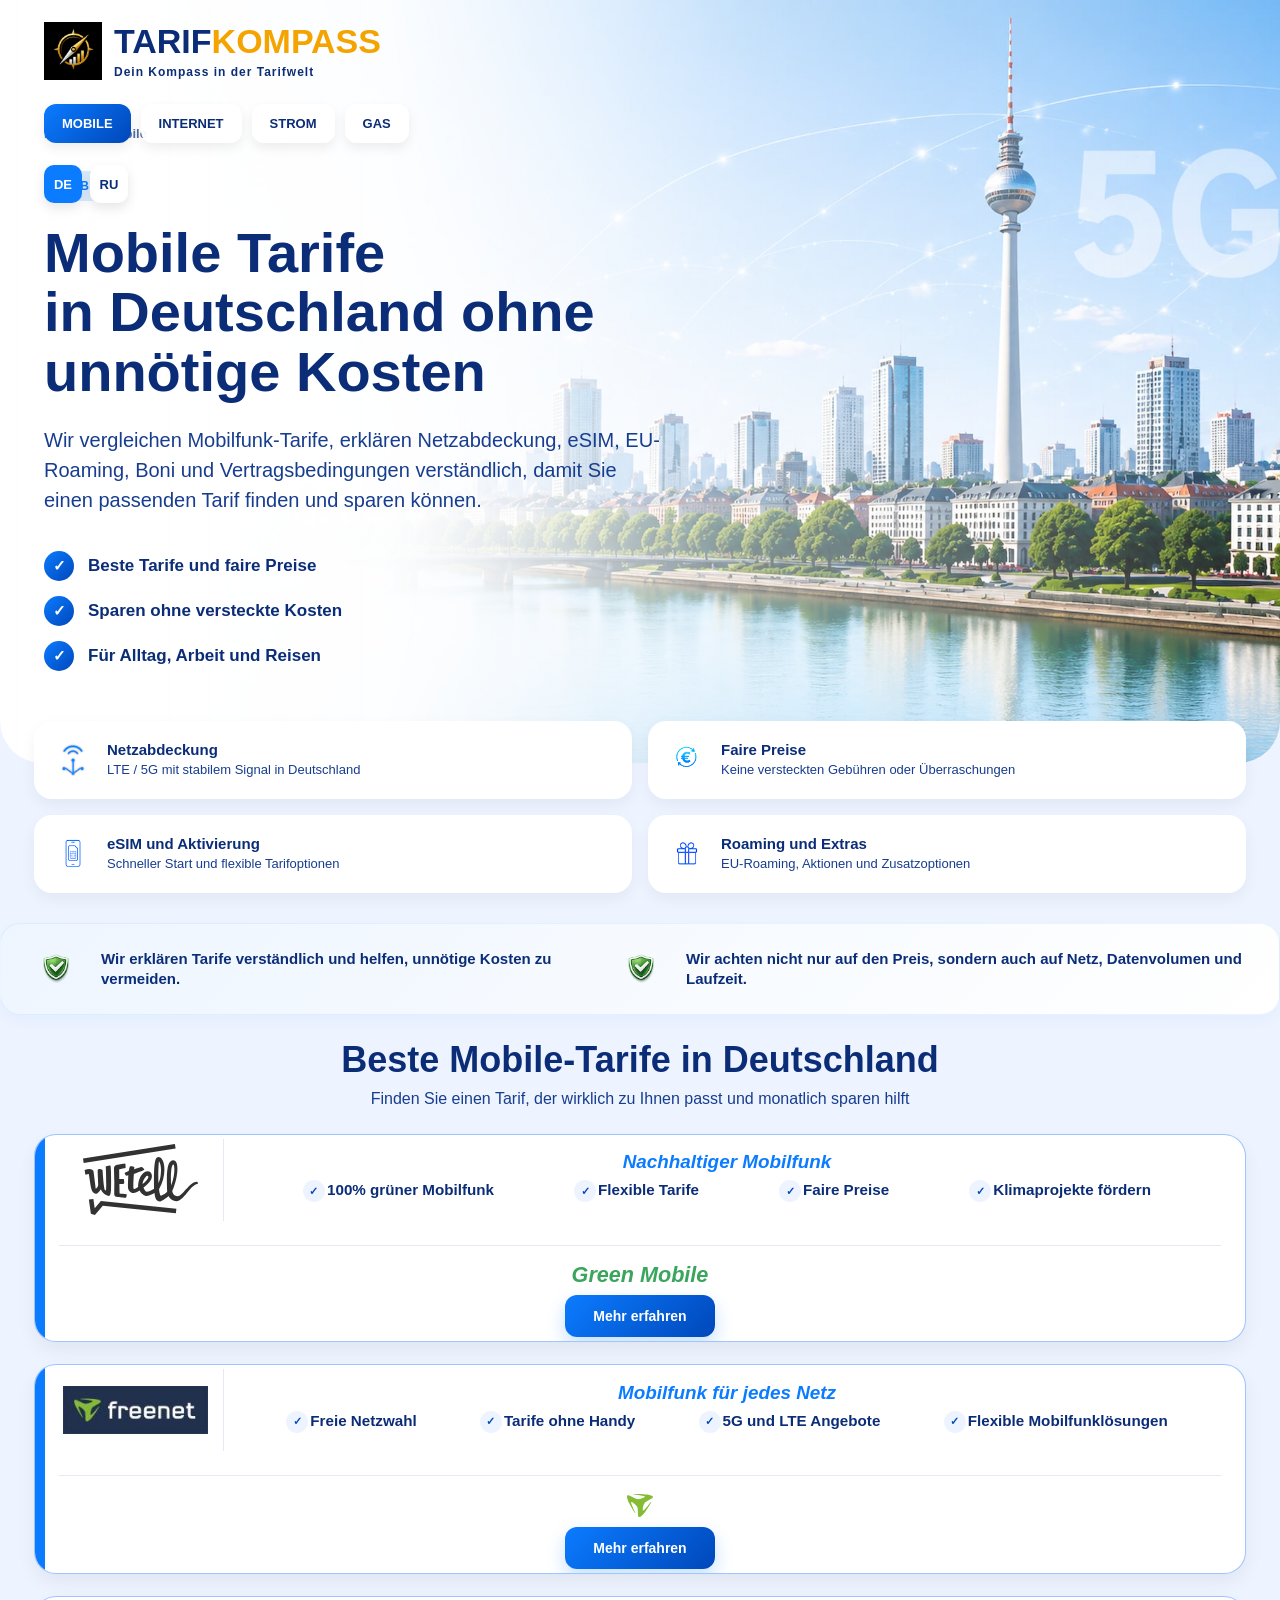
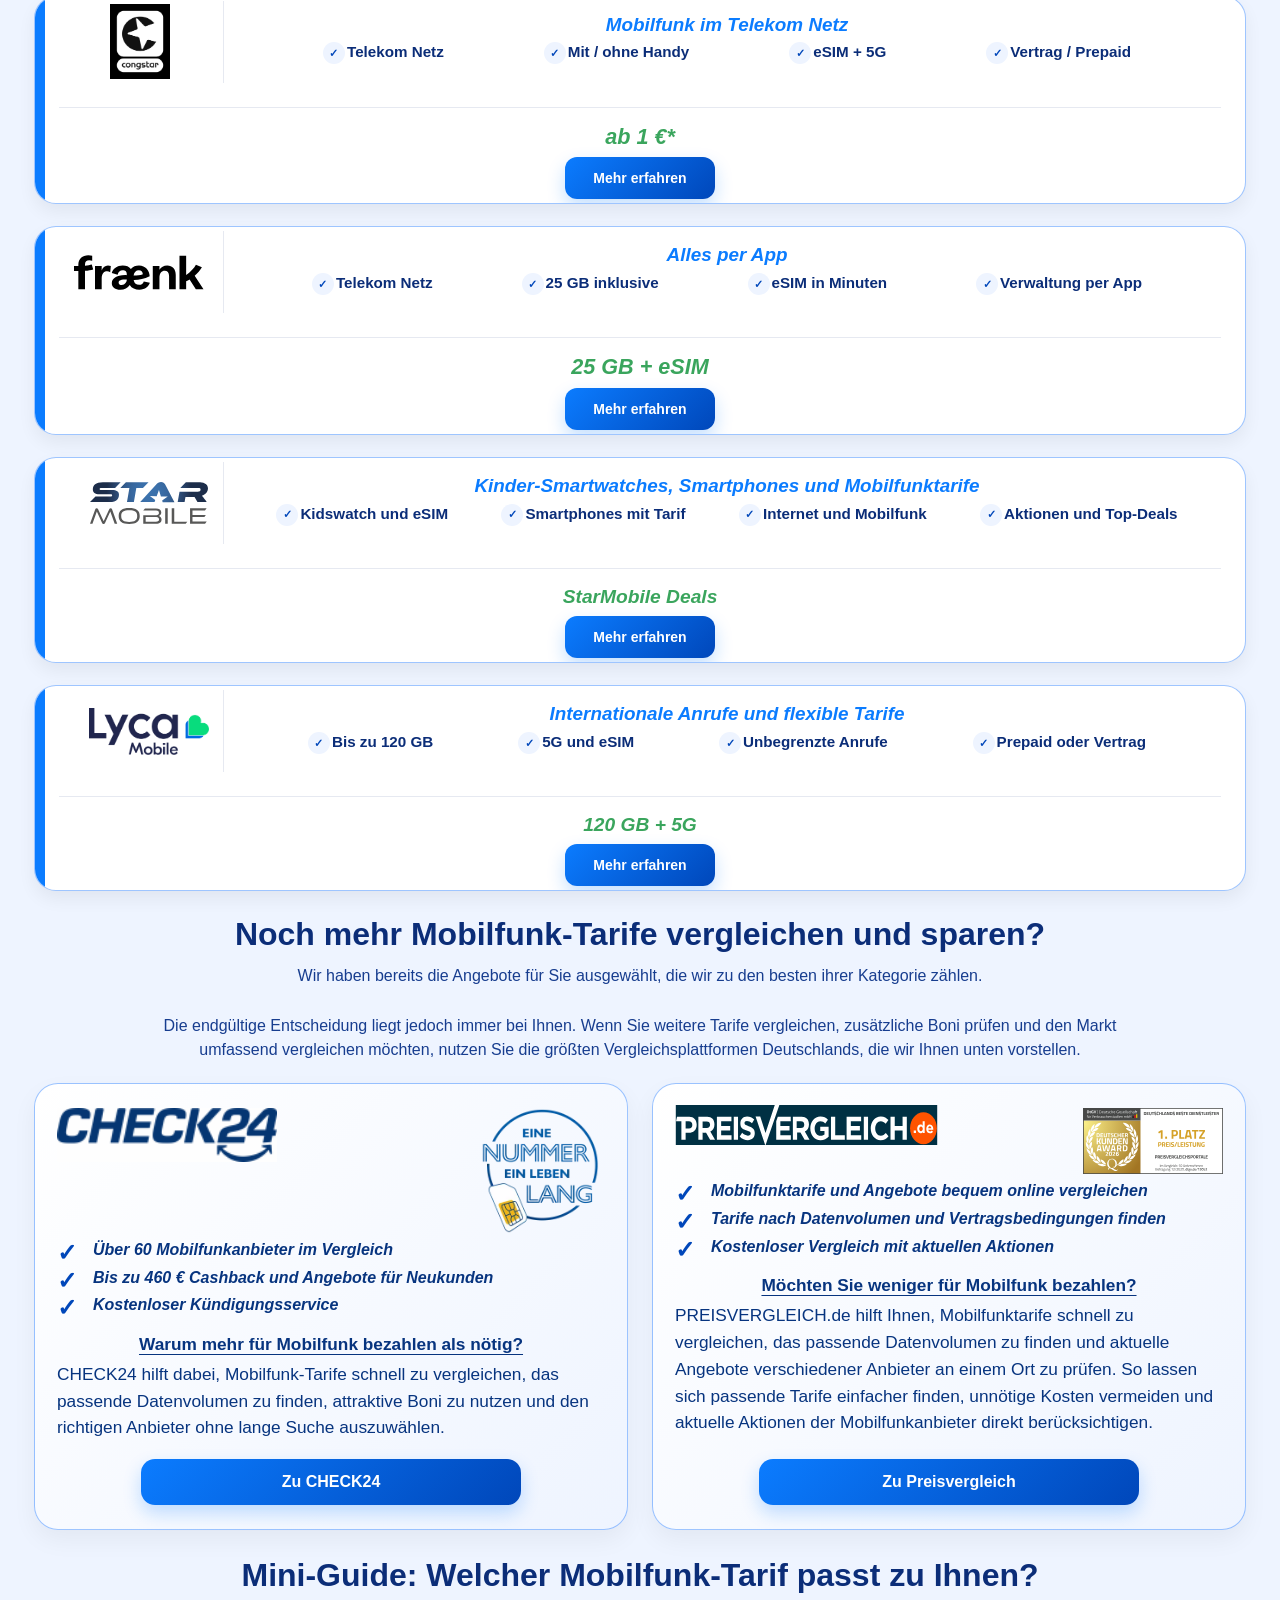
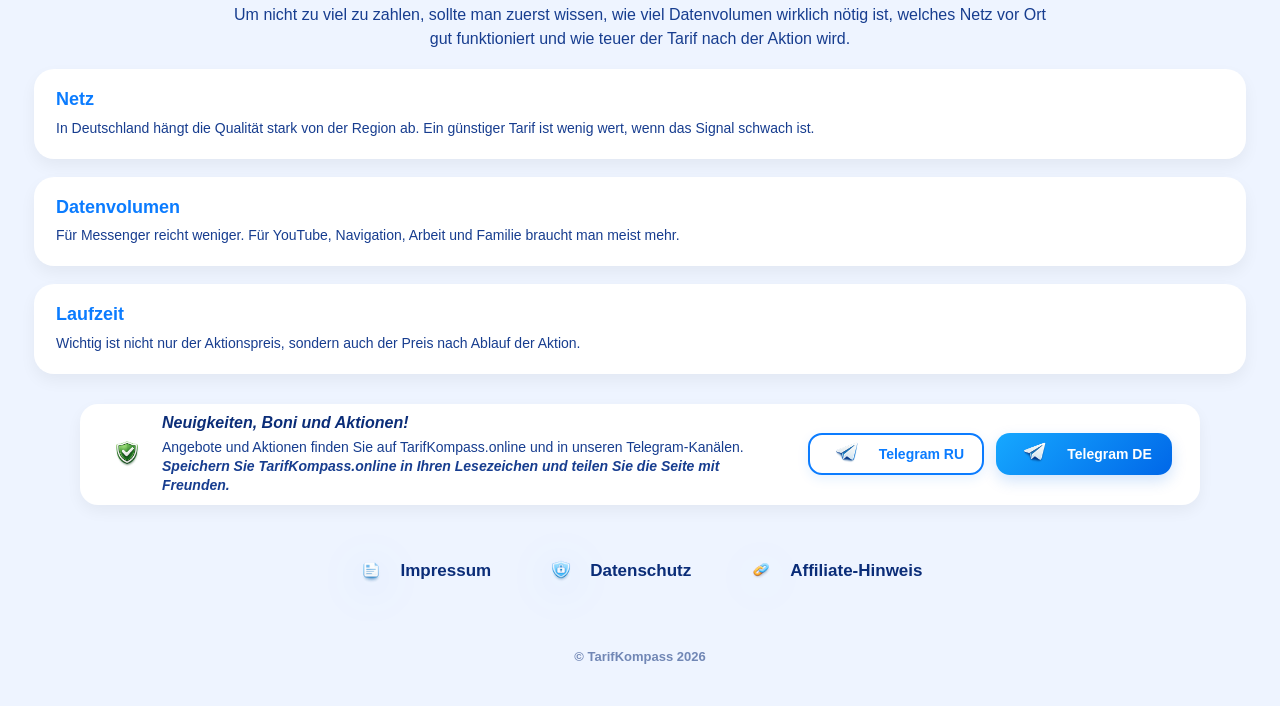
<file: mobile-de.html>
<!-- mobile-de.html -->

<!DOCTYPE html>
<html lang="de">
<head>
  <!-- Google tag (gtag.js) -->
<script async src="https://www.googletagmanager.com/gtag/js?id=G-MR2B1BS2S4"></script>
<script>
  window.dataLayer = window.dataLayer || [];
  function gtag(){dataLayer.push(arguments);}
  gtag('js', new Date());

  gtag('config', 'G-MR2B1BS2S4');
</script>
  <meta charset="UTF-8">
  <link rel="icon" type="image/png" href="images/favicon-32.png">
  <meta name="viewport" content="width=device-width, initial-scale=1.0">

  <title>TarifKompass – Beste Mobile-Tarife in Deutschland</title>

  <link rel="stylesheet" href="css/style.css">
  <link rel="stylesheet" href="css/mobile.css">
</head>

<body>

<header class="header">

  <a href="index.html" class="logo-link">

    <img src="images/apple-touch-icon.png" alt="TarifKompass Logo">

    <div>

      <div class="logo-title">
        TARIF<span>KOMPASS</span>
      </div>

      <div class="logo-subtitle">
        Dein Kompass in der Tarifwelt
      </div>

    </div>

  </a>

  <nav class="top-nav">

    <a href="mobile-de.html" class="nav-link active">
      MOBILE
    </a>

    <a href="internet-de.html" class="nav-link">
      INTERNET
    </a>

    <a href="strom-de.html" class="nav-link">
      STROM
    </a>

    <a href="gas-de.html" class="nav-link">
      GAS
    </a>

  </nav>

  <div class="lang-switch">

    <a href="mobile-de.html" class="lang-btn active">
      DE
    </a>

    <a href="mobile.html" class="lang-btn passive">
      RU
    </a>

  </div>

</header>

<section class="hero">

  <div class="breadcrumbs">

    <a href="index.html">Home</a>

    <span>></span>

    <span>Mobile</span>

  </div>

  <div class="hero-content">

    <div class="hero-category">
      MOBILE
    </div>

    <div class="hero-text">

      <h1>
        Mobile Tarife <br>
        in Deutschland ohne unnötige Kosten
      </h1>

      <p>
        Wir vergleichen Mobilfunk-Tarife,
        erklären Netzabdeckung, eSIM,
        EU-Roaming, Boni und Vertragsbedingungen
        verständlich, damit Sie einen passenden Tarif finden und sparen können.
      </p>

    </div>

    <div class="hero-list">

      <div class="hero-list-item">

        <div class="check-circle">
          ✓
        </div>

        <span>
          Beste Tarife und faire Preise
        </span>

      </div>

      <div class="hero-list-item">

        <div class="check-circle">
          ✓
        </div>

        <span>
          Sparen ohne versteckte Kosten
        </span>

      </div>

      <div class="hero-list-item">

        <div class="check-circle">
          ✓
        </div>

        <span>
          Für Alltag, Arbeit und Reisen
        </span>

      </div>

    </div>

  </div>

</section>

<section class="features-section">

  <div class="feature-card">

    <img src="images/icon-network.png" alt="">

    <div>

      <h3>
        Netzabdeckung
      </h3>

      <p>
        LTE / 5G mit stabilem Signal in Deutschland
      </p>

    </div>

  </div>

  <div class="feature-card">

    <img src="images/icon-price.png" alt="">

    <div>

      <h3>
        Faire Preise
      </h3>

      <p>
        Keine versteckten Gebühren oder Überraschungen
      </p>

    </div>

  </div>

  <div class="feature-card">

    <img src="images/icon-esim.png" alt="">

    <div>

      <h3>
        eSIM und Aktivierung
      </h3>

      <p>
        Schneller Start und flexible Tarifoptionen
      </p>

    </div>

  </div>

  <div class="feature-card">

    <img src="images/icon-bonus.png" alt="">

    <div>

      <h3>
        Roaming und Extras
      </h3>

      <p>
        EU-Roaming, Aktionen und Zusatzoptionen
      </p>

    </div>

  </div>

</section>

<section class="info-strip">

  <div class="info-item">

    <img src="images/verified-icon.png" alt="">

    <span>
      Wir erklären Tarife verständlich und helfen, unnötige Kosten zu vermeiden.
    </span>

  </div>

  <div class="info-item">

    <img src="images/verified-icon.png" alt="">

    <span>
      Wir achten nicht nur auf den Preis, sondern auch auf Netz, Datenvolumen und Laufzeit.
    </span>

  </div>

</section>

<section class="offers-section">

  <div class="section-heading">

    <h2>
      Beste Mobile-Tarife in Deutschland
    </h2>

    <p>
      Finden Sie einen Tarif, der wirklich zu Ihnen passt und monatlich sparen hilft
    </p>

  </div>
<div class="offer-card">

  <div class="offer-provider provider-wetell">
    <img src="images/wetell-logo.svg" alt="WEtell Mobilfunk">
  </div>

  <div class="offer-content">

    <div class="offer-title">
      Nachhaltiger Mobilfunk
    </div>

    <div class="offer-tags">
      <span>100% grüner Mobilfunk</span>
      <span>Flexible Tarife</span>
      <span>Faire Preise</span>
      <span>Klimaprojekte fördern</span>
    </div>

  </div>

  <div class="offer-action">

    <div class="offer-price">
      Green Mobile
    </div>

    <a href="https://tidd.ly/3Q60VC9" class="offer-btn" target="_blank" rel="nofollow sponsored">
      Mehr erfahren
    </a>

  </div>

</div>
  
  <div class="offer-card">

    <div class="offer-provider provider-freenet">
        <img src="images/freenet.png" alt="freenet">
    </div>

    <div class="offer-content">

        <div class="offer-title">
            Mobilfunk für jedes Netz
        </div>

        <div class="offer-tags">
            <span>Freie Netzwahl</span>
            <span>Tarife ohne Handy</span>
            <span>5G und LTE Angebote</span>
            <span>Flexible Mobilfunklösungen</span>
        </div>

    </div>

    <div class="offer-action">

        <div class="offer-price offer-freenet-icon">
    <img src="images/freenet-blade.svg" alt="freenet">
</div>

        <a href="https://www.freenet.de/"
           class="offer-btn"
           target="_blank"
           rel="nofollow sponsored">
            Mehr erfahren
        </a>

    </div>

</div>
  <div class="offer-card">

    <div class="offer-provider provider-congstar">
        <img src="images/congstar.png" alt="congstar">
    </div>

    <div class="offer-content">

        <div class="offer-title">
            Mobilfunk im Telekom Netz
        </div>

        <div class="offer-tags">
            <span>Telekom Netz</span>
            <span>Mit / ohne Handy</span>
            <span>eSIM + 5G</span>
            <span>Vertrag / Prepaid</span>
        </div>

    </div>

    <div class="offer-action">

        <div class="offer-price offer-congstar-price">
             ab 1 €*
        </div>

        <a href="https://www.awin1.com/cread.php?awinmid=11938&awinaffid=2897511&ued=https%3A%2F%2Fwww.congstar.de%2Fhandytarife%2F"
           class="offer-btn"
           target="_blank"
           rel="nofollow sponsored">
            Mehr erfahren
        </a>

    </div>

</div>
  <div class="offer-card">

    <div class="offer-provider provider-fraenk">
        <img src="images/fraenk.svg" alt="fraenk">
    </div>

    <div class="offer-content">

        <div class="offer-title">
            Alles per App
        </div>

        <div class="offer-tags">
            <span>Telekom Netz</span>
            <span>25 GB inklusive</span>
            <span>eSIM in Minuten</span>
            <span>Verwaltung per App</span>
        </div>

    </div>

    <div class="offer-action">

        <div class="offer-price">
            25 GB + eSIM
        </div>

        <a href="https://www.awin1.com/awclick.php?gid=391743&mid=20041&awinaffid=2897511&linkid=2879940&clickref="
           class="offer-btn"
           target="_blank"
           rel="nofollow sponsored">
            Mehr erfahren
        </a>

    </div>

</div>

  <div class="offer-card offer-card-starmobile">

    <div class="offer-provider provider-starmobile">
        <img src="images/SM_Logo.svg" alt="StarMobile">
    </div>

    <div class="offer-content">

        <div class="offer-title">
            Kinder-Smartwatches, Smartphones und Mobilfunktarife
        </div>

        <div class="offer-tags">
            <span>Kidswatch und eSIM</span>
            <span>Smartphones mit Tarif</span>
            <span>Internet und Mobilfunk</span>
            <span>Aktionen und Top-Deals</span>
        </div>

    </div>

    <div class="offer-action">

        <div class="offer-price">
            StarMobile Deals
        </div>

        <a href="https://tidd.ly/4ov7qeE"
           class="offer-btn"
           target="_blank"
           rel="nofollow sponsored">
            Mehr erfahren
        </a>

    </div>

</div>

 <div class="offer-card offer-card-lyca">

    <div class="offer-provider provider-lyca">
        <img src="images/home_logo.webp" alt="Lyca Mobile">
    </div>

    <div class="offer-content">

        <div class="offer-title">
            Internationale Anrufe und flexible Tarife
        </div>

        <div class="offer-tags">
            <span>Bis zu 120 GB</span>
            <span>5G und eSIM</span>
            <span>Unbegrenzte Anrufe</span>
            <span>Prepaid oder Vertrag</span>
        </div>

    </div>

    <div class="offer-action">

        <div class="offer-price">
            120 GB + 5G
        </div>

        <a href="https://tidd.ly/4e5iP1b"
           class="offer-btn"
           target="_blank"
           rel="nofollow sponsored">
            Mehr erfahren
        </a>

    </div>

</div>
</section>

<section class="comparison-intro">

  <h2>
    Noch mehr Mobilfunk-Tarife vergleichen und sparen?
  </h2>

  <p>

Wir haben bereits die Angebote für Sie ausgewählt,
die wir zu den besten ihrer Kategorie zählen.

<br><br>

Die endgültige Entscheidung liegt jedoch immer bei Ihnen.
Wenn Sie weitere Tarife vergleichen,
zusätzliche Boni prüfen und den Markt umfassend vergleichen möchten,
nutzen Sie die größten Vergleichsplattformen Deutschlands,
die wir Ihnen unten vorstellen.

</p>

</section>

<section class="comparison-grid">

  <!-- COMPARISON OFFERS START -->

  <div class="comparison-card check24-card">

    <div class="comparison-card-inner">

      <div class="comparison-top-row">

        <img src="images/check24.png"
             alt="CHECK24 Mobilfunk Vergleich"
             class="comparison-main-logo">

        <img src="images/teaser-simonly-check24.webp"
             alt="CHECK24 Mobilfunk"
             class="comparison-small-banner">

      </div>

      <div class="comparison-benefits comparison-benefits-main">

        <span>Über 60 Mobilfunkanbieter im Vergleich</span>
        <span>Bis zu 460 € Cashback und Angebote für Neukunden</span>
        <span>Kostenloser Kündigungsservice</span>

      </div>

      <div class="comparison-description">

        <strong>
          Warum mehr für Mobilfunk bezahlen als nötig?
        </strong>

        <p>
          CHECK24 hilft dabei, Mobilfunk-Tarife schnell zu vergleichen,
          das passende Datenvolumen zu finden, attraktive Boni zu nutzen
          und den richtigen Anbieter ohne lange Suche auszuwählen.
        </p>

      </div>

      <a href="https://tidd.ly/4uBg1yr"
         class="comparison-link comparison-link-centered"
         target="_blank"
         rel="nofollow sponsored noopener">
        Zu CHECK24
      </a>

    </div>

  </div>

  <div class="comparison-card second-comparator-card preisvergleich-card">

  <div class="comparison-card-inner">

    <div class="comparison-top-row">

      <img src="images/preisvergleich.svg"
           alt="Preisvergleich Mobilfunk Vergleich"
           class="comparison-main-logo preisvergleich-logo">

      <img src="images/pv2026_quer.svg"
           alt="Preisvergleich 2026"
           class="comparison-small-banner preisvergleich-banner">

    </div>

    <div class="comparison-benefits comparison-benefits-main">
      <span>Mobilfunktarife und Angebote bequem online vergleichen</span>
      <span>Tarife nach Datenvolumen und Vertragsbedingungen finden</span>
      <span>Kostenloser Vergleich mit aktuellen Aktionen</span>
    </div>

    <div class="comparison-description">

      <strong>Möchten Sie weniger für Mobilfunk bezahlen?</strong>

      <p>
        PREISVERGLEICH.de hilft Ihnen, Mobilfunktarife schnell zu vergleichen,
        das passende Datenvolumen zu finden und aktuelle Angebote verschiedener
        Anbieter an einem Ort zu prüfen. So lassen sich passende Tarife einfacher finden,
unnötige Kosten vermeiden und aktuelle Aktionen
der Mobilfunkanbieter direkt berücksichtigen.
      </p>

    </div>

    <a href="https://tidd.ly/3PHGnQp"
       class="comparison-link comparison-link-centered"
       target="_blank"
       rel="nofollow sponsored noopener">
      Zu Preisvergleich
    </a>

  </div>

</div>

  <!-- COMPARISON OFFERS END -->

</section>

<section class="mini-guide">

  <div class="mini-guide-header">

    <h2>
      Mini-Guide: Welcher Mobilfunk-Tarif passt zu Ihnen?
    </h2>

    <p>
      Um nicht zu viel zu zahlen,
      sollte man zuerst wissen,
      wie viel Datenvolumen wirklich nötig ist,
      welches Netz vor Ort gut funktioniert
      und wie teuer der Tarif nach der Aktion wird.
    </p>

  </div>

  <div class="mini-guide-grid">

    <div class="guide-card">

      <h3>
        Netz
      </h3>

      <p>
        In Deutschland hängt die Qualität stark von der Region ab.
        Ein günstiger Tarif ist wenig wert, wenn das Signal schwach ist.
      </p>

    </div>

    <div class="guide-card">

      <h3>
        Datenvolumen
      </h3>

      <p>
        Für Messenger reicht weniger.
        Für YouTube, Navigation, Arbeit und Familie braucht man meist mehr.
      </p>

    </div>

    <div class="guide-card">

      <h3>
        Laufzeit
      </h3>

      <p>
        Wichtig ist nicht nur der Aktionspreis,
        sondern auch der Preis nach Ablauf der Aktion.
      </p>

    </div>

  </div>

</section>

<section class="telegram-block">

 <div class="telegram-info">

    <img src="images/verified-icon.png" alt="">

    <div>

        <h2>
            <em>Neuigkeiten, Boni und Aktionen!</em>
        </h2>

        <p>
            Angebote und Aktionen finden Sie auf TarifKompass.online und in unseren Telegram-Kanälen.
        </p>

        <p>
            <strong><em>
                Speichern Sie TarifKompass.online in Ihren Lesezeichen und teilen Sie die Seite mit Freunden.
            </em></strong>
        </p>

    </div>

</div>

  <div class="telegram-buttons">

    <a href="https://t.me/de_tarifkompass"
       class="telegram-btn telegram-btn-ru"
       target="_blank"
       rel="noopener">

      <img src="images/telegram-icon.png" alt="">

      Telegram RU

    </a>

    <a href="https://t.me/tarifkompass_deutsch"
       class="telegram-btn telegram-btn-de"
       target="_blank"
       rel="noopener">

      <img src="images/telegram-icon.png" alt="">

      Telegram DE

    </a>

  </div>

</section>

<footer class="footer">

  <a href="impressum.html">

    <img src="images/impressum-icon.png" alt="">

    Impressum

  </a>

  <a href="datenschutz.html">

    <img src="images/datenschutz-icon.png" alt="">

    Datenschutz

  </a>

  <a href="affiliate.html">

    <img src="images/affiliate-icon.png" alt="">

    Affiliate-Hinweis

  </a>

</footer>
<script>
document.addEventListener("DOMContentLoaded", function() {

    document.querySelectorAll(
        'a[href*="tidd.ly"], a[href*="awin1.com"], a[href*="awinaffiliates.com"], a[href*="zanox.com"]'
    ).forEach(function(link) {

        link.addEventListener("click", function() {

            gtag('event', 'affiliate_click', {
                affiliate: this.textContent.trim(),
                destination: this.href
            });

        });

    });

});
</script>
</body>
</html>
</file>
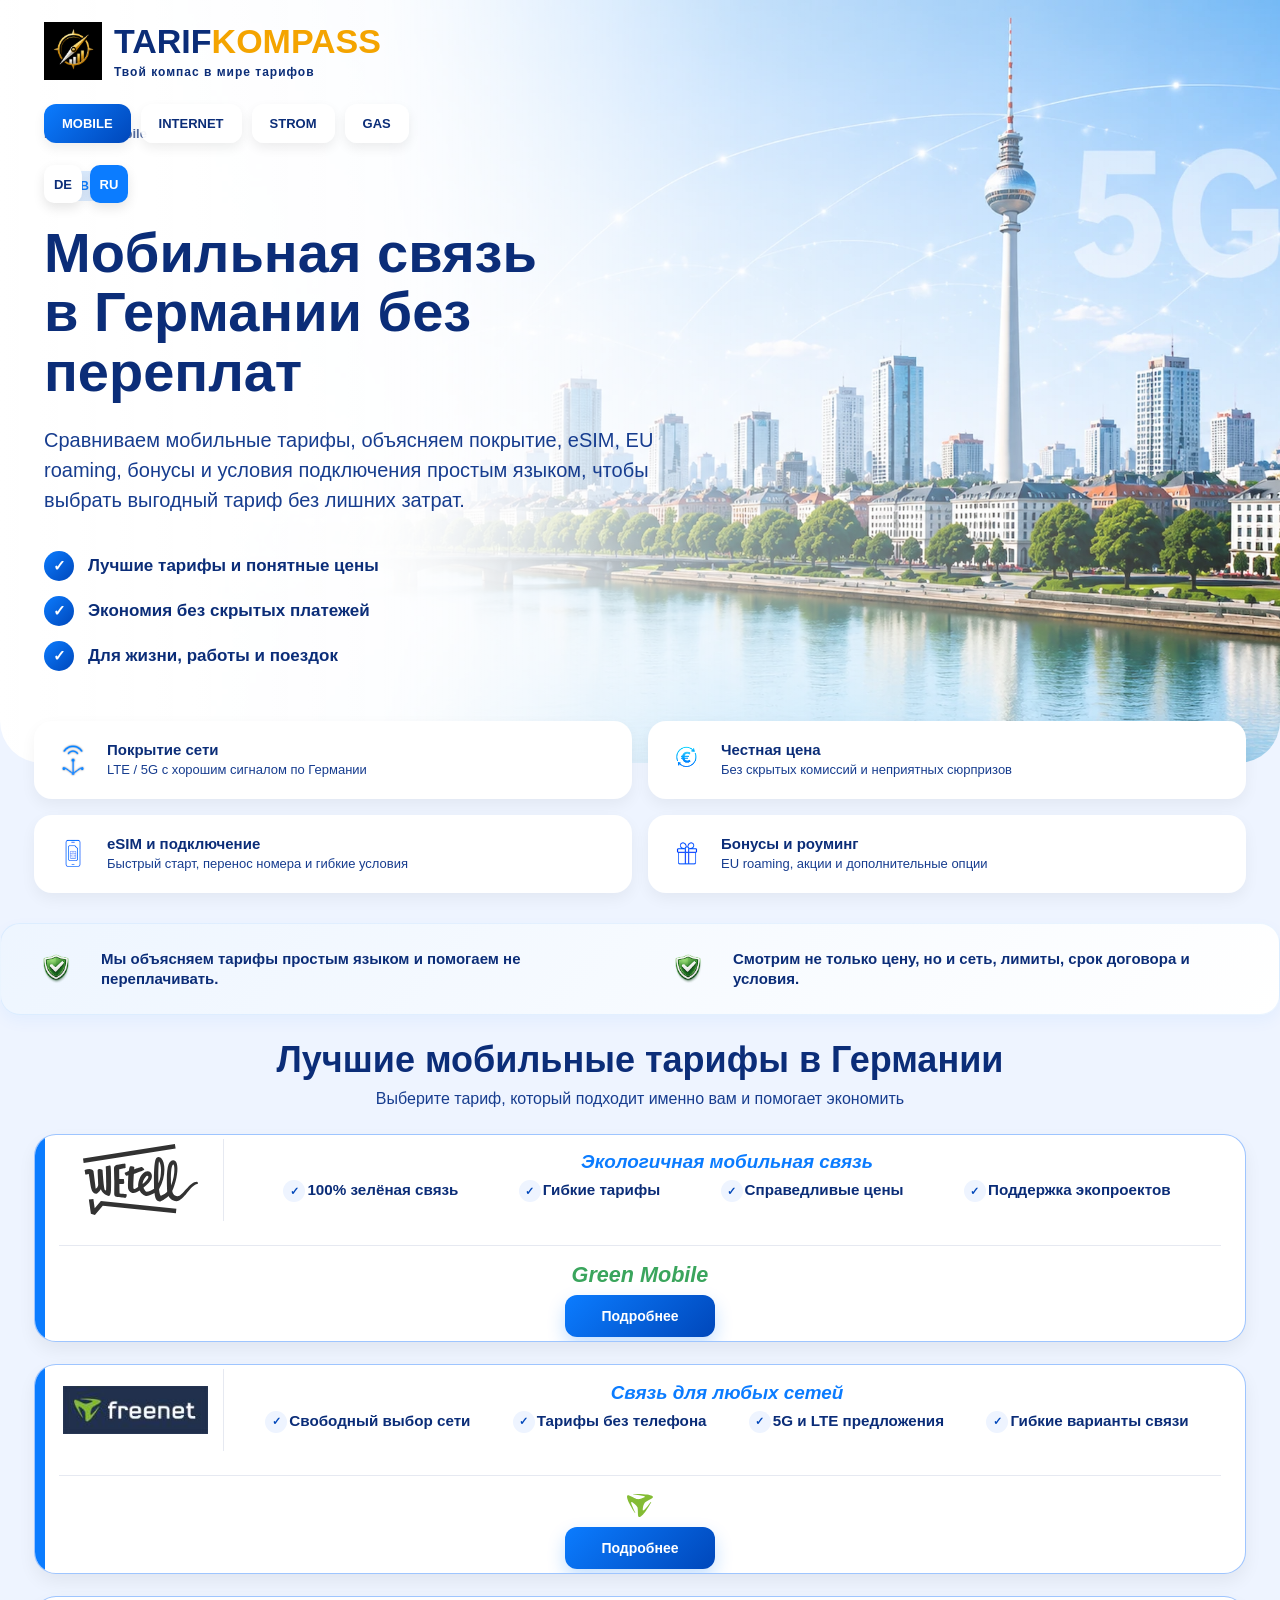
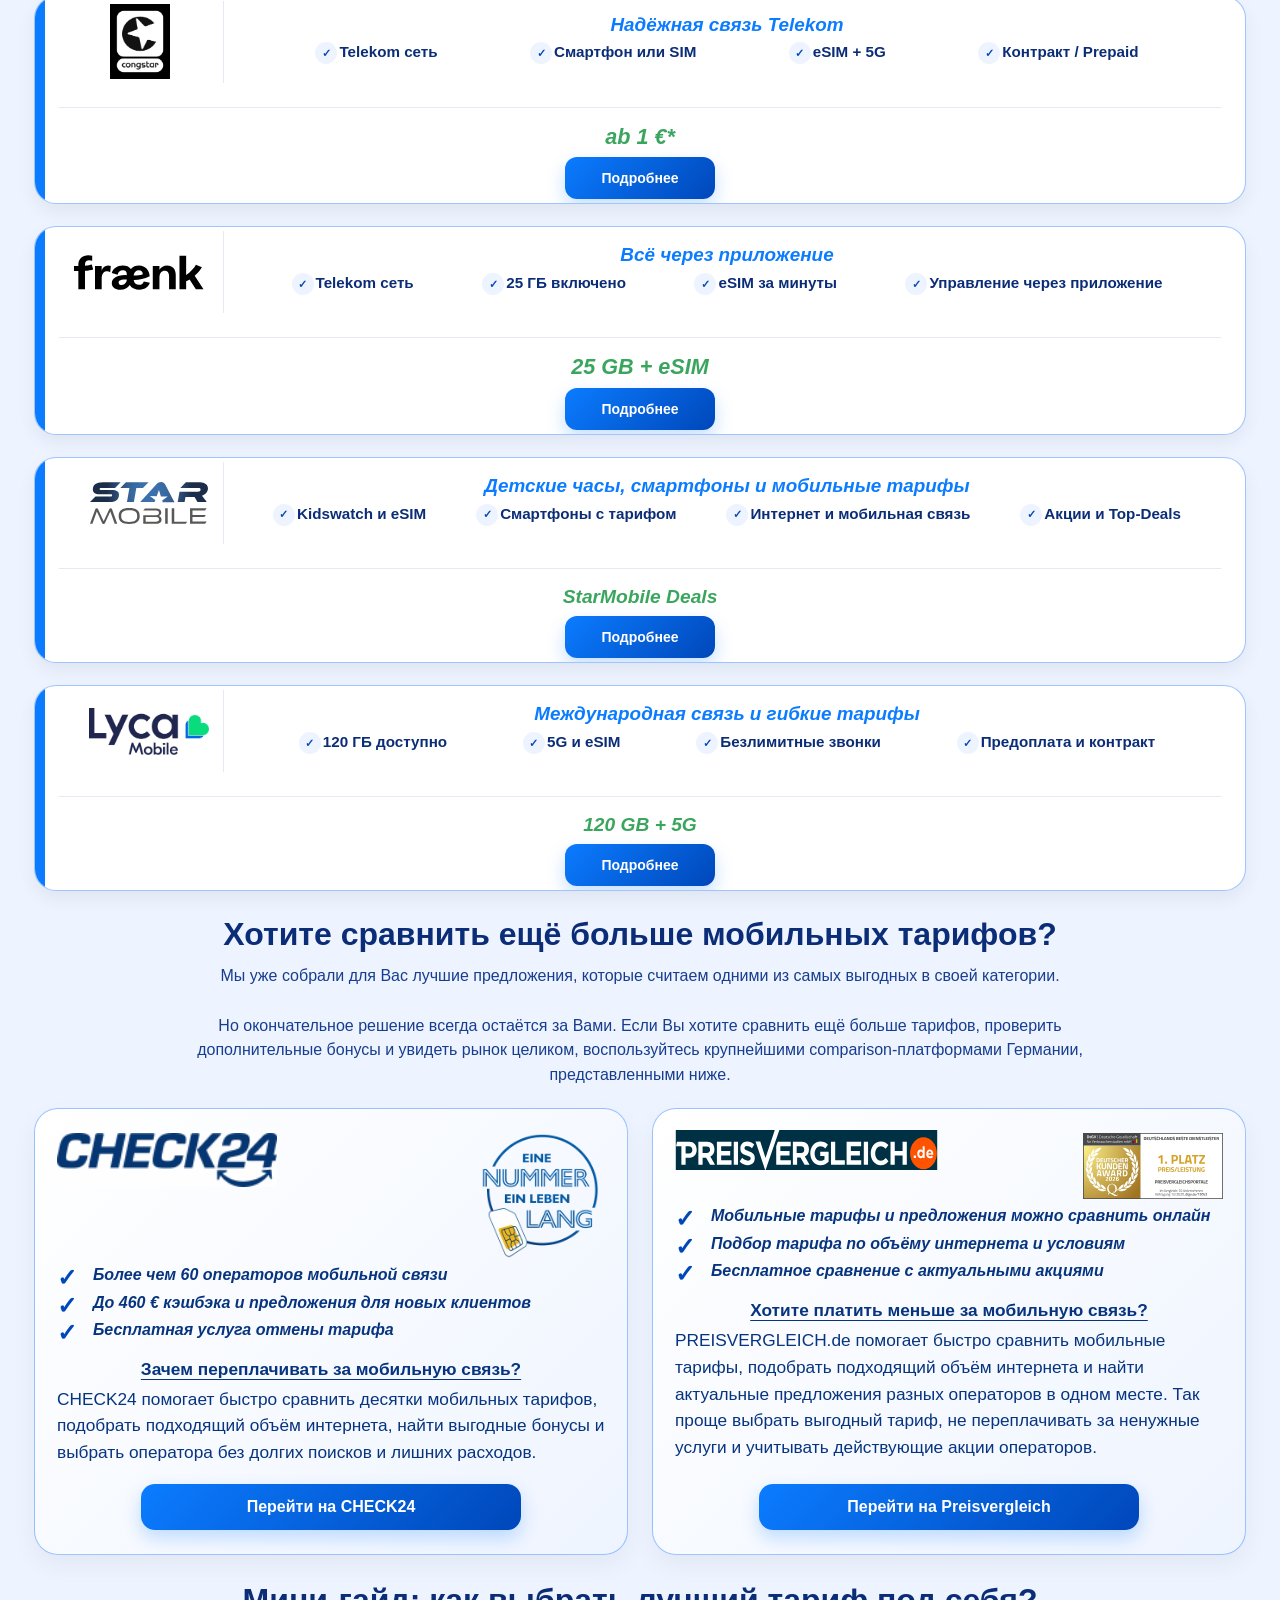
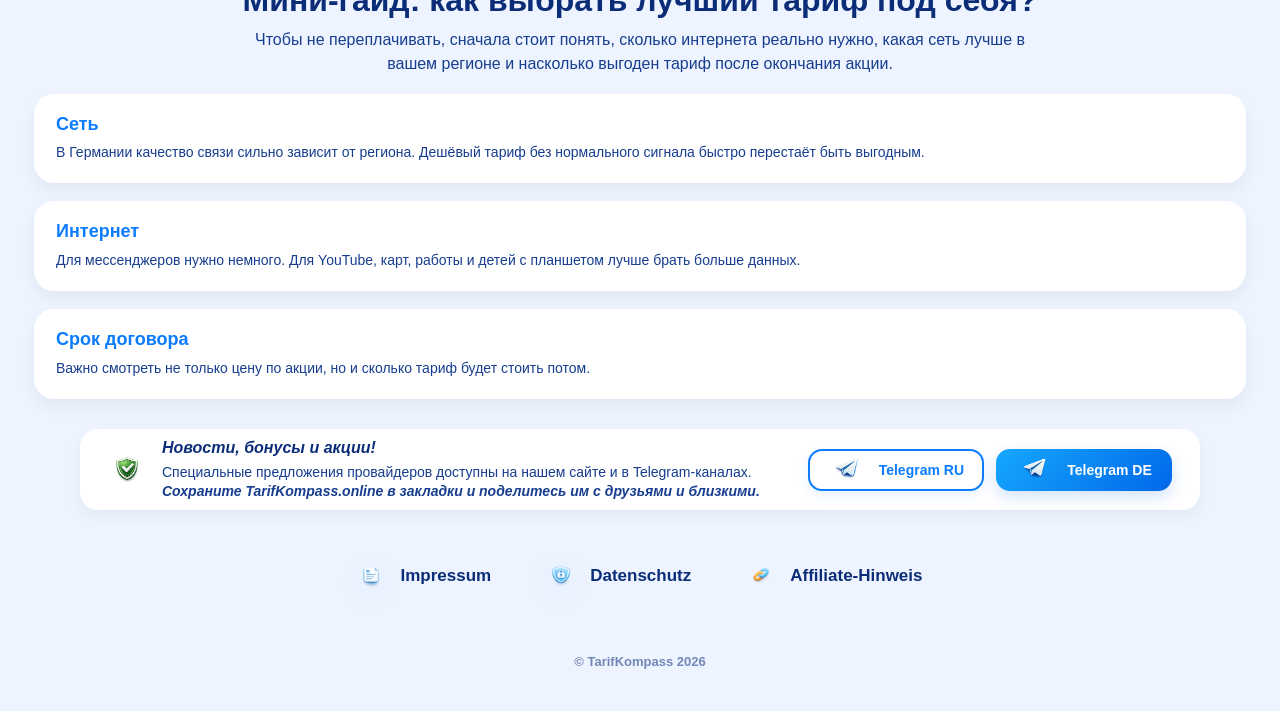
<file: mobile.html>
<!-- mobile.html -->

<!DOCTYPE html>
<html lang="ru">
<head>
  <!-- Google tag (gtag.js) -->
<script async src="https://www.googletagmanager.com/gtag/js?id=G-MR2B1BS2S4"></script>
<script>
  window.dataLayer = window.dataLayer || [];
  function gtag(){dataLayer.push(arguments);}
  gtag('js', new Date());

  gtag('config', 'G-MR2B1BS2S4');
</script>
  <meta charset="UTF-8">
  <link rel="icon" type="image/png" href="images/favicon-32.png">
  <meta name="viewport" content="width=device-width, initial-scale=1.0">

  <title>TarifKompass – Мобильная связь в Германии</title>

  <link rel="stylesheet" href="css/style.css">
  <link rel="stylesheet" href="css/mobile.css">
</head>

<body>

<header class="header">

  <a href="index-ru.html" class="logo-link">

    <img src="images/apple-touch-icon.png" alt="TarifKompass Logo">

    <div>

      <div class="logo-title">
        TARIF<span>KOMPASS</span>
      </div>

      <div class="logo-subtitle">
        Твой компас в мире тарифов
      </div>

    </div>

  </a>

  <nav class="top-nav">

    <a href="mobile.html" class="nav-link active">
      MOBILE
    </a>

    <a href="internet.html" class="nav-link">
      INTERNET
    </a>

    <a href="strom.html" class="nav-link">
      STROM
    </a>

    <a href="gas.html" class="nav-link">
      GAS
    </a>

  </nav>

  <div class="lang-switch">

    <a href="mobile-de.html" class="lang-btn passive">
      DE
    </a>

    <a href="mobile.html" class="lang-btn active">
      RU
    </a>

  </div>

</header>

<section class="hero">

  <div class="breadcrumbs">

    <a href="index-ru.html">Home</a>

    <span>></span>

    <span>Mobile</span>

  </div>

  <div class="hero-content">

    <div class="hero-category">
      MOBILE
    </div>

    <div class="hero-text">

      <h1>
        Мобильная связь <br>
        в Германии без переплат
      </h1>

      <p>
        Сравниваем мобильные тарифы, объясняем покрытие,
        eSIM, EU roaming, бонусы и условия подключения
        простым языком, чтобы выбрать выгодный тариф без лишних затрат.
      </p>

    </div>

    <div class="hero-list">

      <div class="hero-list-item">

        <div class="check-circle">
          ✓
        </div>

        <span>
          Лучшие тарифы и понятные цены
        </span>

      </div>

      <div class="hero-list-item">

        <div class="check-circle">
          ✓
        </div>

        <span>
          Экономия без скрытых платежей
        </span>

      </div>

      <div class="hero-list-item">

        <div class="check-circle">
          ✓
        </div>

        <span>
          Для жизни, работы и поездок
        </span>

      </div>

    </div>

  </div>

</section>

<section class="features-section">

  <div class="feature-card">

    <img src="images/icon-network.png" alt="">

    <div>

      <h3>
        Покрытие сети
      </h3>

      <p>
        LTE / 5G с хорошим сигналом по Германии
      </p>

    </div>

  </div>

  <div class="feature-card">

    <img src="images/icon-price.png" alt="">

    <div>

      <h3>
        Честная цена
      </h3>

      <p>
        Без скрытых комиссий и неприятных сюрпризов
      </p>

    </div>

  </div>

  <div class="feature-card">

    <img src="images/icon-esim.png" alt="">

    <div>

      <h3>
        eSIM и подключение
      </h3>

      <p>
        Быстрый старт, перенос номера и гибкие условия
      </p>

    </div>

  </div>

  <div class="feature-card">

    <img src="images/icon-bonus.png" alt="">

    <div>

      <h3>
        Бонусы и роуминг
      </h3>

      <p>
        EU roaming, акции и дополнительные опции
      </p>

    </div>

  </div>

</section>

<section class="info-strip">

  <div class="info-item">

    <img src="images/verified-icon.png" alt="">

    <span>
      Мы объясняем тарифы простым языком и помогаем не переплачивать.
    </span>

  </div>

  <div class="info-item">

    <img src="images/verified-icon.png" alt="">

    <span>
      Смотрим не только цену, но и сеть, лимиты, срок договора и условия.
    </span>

  </div>

</section>

<section class="offers-section">

  <div class="section-heading">

    <h2>
      Лучшие мобильные тарифы в Германии
    </h2>

    <p>
      Выберите тариф, который подходит именно вам и помогает экономить
    </p>

  </div>

 <div class="offer-card">

  <div class="offer-provider provider-wetell">
    <img src="images/wetell-logo.svg" alt="WEtell Mobilfunk">
  </div>

  <div class="offer-content">

    <div class="offer-title">
      Экологичная мобильная связь
    </div>

    <div class="offer-tags">
      <span>100% зелёная связь</span>
      <span>Гибкие тарифы</span>
      <span>Справедливые цены</span>
      <span>Поддержка экопроектов</span>
    </div>

  </div>

  <div class="offer-action">

    <div class="offer-price">
      Green Mobile
    </div>

    <a href="https://tidd.ly/3Q60VC9" class="offer-btn" target="_blank" rel="nofollow sponsored">
      Подробнее
    </a>

  </div>

</div>

  <div class="offer-card">

    <div class="offer-provider provider-freenet">
        <img src="images/freenet.png" alt="freenet">
    </div>

    <div class="offer-content">

        <div class="offer-title">
            Связь для любых сетей
        </div>

        <div class="offer-tags">
            <span>Свободный выбор сети</span>
            <span>Тарифы без телефона</span>
            <span>5G и LTE предложения</span>
            <span>Гибкие варианты связи</span>
        </div>

    </div>

    <div class="offer-action">

       <div class="offer-price offer-freenet-icon">
    <img src="images/freenet-blade.svg" alt="freenet">
</div>

        <a href="https://www.freenet.de/"
           class="offer-btn"
           target="_blank"
           rel="nofollow sponsored">
            Подробнее
        </a>

    </div>

</div> 

<div class="offer-card">

    <div class="offer-provider provider-congstar">
        <img src="images/congstar.png" alt="congstar">
    </div>

    <div class="offer-content">

        <div class="offer-title">
              Надёжная связь Telekom
        </div>

        <div class="offer-tags">
            <span>Telekom сеть</span>
            <span>Смартфон или SIM</span>
            <span>eSIM + 5G</span>
            <span>Контракт / Prepaid</span>
        </div>

    </div>

    <div class="offer-action">

        <div class="offer-price offer-congstar-price">
             ab 1 €*
        </div>

        <a href="https://www.awin1.com/cread.php?awinmid=11938&awinaffid=2897511&ued=https%3A%2F%2Fwww.congstar.de%2Fhandytarife%2F"
           class="offer-btn"
           target="_blank"
           rel="nofollow sponsored">
            Подробнее
        </a>

    </div>

</div>  
<div class="offer-card">

    <div class="offer-provider provider-fraenk">
        <img src="images/fraenk.svg" alt="fraenk">
    </div>

    <div class="offer-content">

        <div class="offer-title">
            Всё через приложение
        </div>

        <div class="offer-tags">
            <span>Telekom сеть</span>
            <span>25 ГБ включено</span>
            <span>eSIM за минуты</span>
            <span>Управление через приложение</span>
        </div>

    </div>

    <div class="offer-action">

        <div class="offer-price">
            25 GB + eSIM
        </div>

        <a href="https://www.awin1.com/awclick.php?gid=391743&mid=20041&awinaffid=2897511&linkid=2879940&clickref="
           class="offer-btn"
           target="_blank"
           rel="nofollow sponsored">
            Подробнее
        </a>

    </div>

</div>

  <div class="offer-card offer-card-starmobile">

    <div class="offer-provider provider-starmobile">
        <img src="images/SM_Logo.svg" alt="StarMobile">
    </div>

    <div class="offer-content">

        <div class="offer-title">
            Детские часы, смартфоны и мобильные тарифы
        </div>

        <div class="offer-tags">
            <span>Kidswatch и eSIM</span>
            <span>Смартфоны с тарифом</span>
            <span>Интернет и мобильная связь</span>
            <span>Акции и Top-Deals</span>
        </div>

    </div>

    <div class="offer-action">

        <div class="offer-price">
            StarMobile Deals
        </div>

        <a href="https://tidd.ly/4ov7qeE"
           class="offer-btn"
           target="_blank"
           rel="nofollow sponsored">
            Подробнее
        </a>

    </div>

</div>

  <div class="offer-card offer-card-lyca">

    <div class="offer-provider provider-lyca">
        <img src="images/home_logo.webp" alt="Lyca Mobile">
    </div>

    <div class="offer-content">

        <div class="offer-title">
            Международная связь и гибкие тарифы
        </div>

        <div class="offer-tags">
            <span>120 ГБ доступно</span>
            <span>5G и eSIM</span>
            <span>Безлимитные звонки</span>
            <span>Предоплата и контракт</span>
        </div>

    </div>

    <div class="offer-action">

        <div class="offer-price">
            120 GB + 5G
        </div>

        <a href="https://tidd.ly/4e5iP1b"
           class="offer-btn"
           target="_blank"
           rel="nofollow sponsored">
            Подробнее
        </a>

    </div>

</div>
</section>

<section class="comparison-intro">

  <h2>
    Хотите сравнить ещё больше мобильных тарифов?
  </h2>

<p>

Мы уже собрали для Вас лучшие предложения,
которые считаем одними из самых выгодных
в своей категории.

<br><br>

Но окончательное решение всегда остаётся за Вами.
Если Вы хотите сравнить ещё больше тарифов,
проверить дополнительные бонусы и увидеть рынок целиком,
воспользуйтесь крупнейшими comparison-платформами Германии,
представленными ниже.

</p>

</section>

<section class="comparison-grid">

  <!-- COMPARISON OFFERS START -->

  <div class="comparison-card check24-card">

    <div class="comparison-card-inner">

      <div class="comparison-top-row">

        <img src="images/check24.png"
             alt="CHECK24 Mobilfunk Vergleich"
             class="comparison-main-logo">

        <img src="images/teaser-simonly-check24.webp"
             alt="CHECK24 Mobilfunk"
             class="comparison-small-banner">

      </div>

      <div class="comparison-benefits comparison-benefits-main">

        <span>Более чем 60 операторов мобильной связи</span>
        <span>До 460 € кэшбэка и предложения для новых клиентов</span>
        <span>Бесплатная услуга отмены тарифа</span>

      </div>

      <div class="comparison-description">

        <strong>
          Зачем переплачивать за мобильную связь?
        </strong>

        <p>
          CHECK24 помогает быстро сравнить десятки мобильных тарифов,
          подобрать подходящий объём интернета, найти выгодные бонусы
          и выбрать оператора без долгих поисков и лишних расходов.
        </p>

      </div>

      <a href="https://tidd.ly/4uBg1yr"
         class="comparison-link comparison-link-centered"
         target="_blank"
         rel="nofollow sponsored noopener">
        Перейти на CHECK24
      </a>

    </div>

  </div>

  <div class="comparison-card second-comparator-card preisvergleich-card">

  <div class="comparison-card-inner">

    <div class="comparison-top-row">

      <img src="images/preisvergleich.svg"
           alt="Preisvergleich Mobilfunk Vergleich"
           class="comparison-main-logo preisvergleich-logo">

      <img src="images/pv2026_quer.svg"
           alt="Preisvergleich 2026"
           class="comparison-small-banner preisvergleich-banner">

    </div>

    <div class="comparison-benefits comparison-benefits-main">
      <span>Мобильные тарифы и предложения можно сравнить онлайн</span>
      <span>Подбор тарифа по объёму интернета и условиям</span>
      <span>Бесплатное сравнение с актуальными акциями</span>
    </div>

    <div class="comparison-description">

      <strong>Хотите платить меньше за мобильную связь?</strong>

      <p>
        PREISVERGLEICH.de помогает быстро сравнить мобильные тарифы,
        подобрать подходящий объём интернета и найти актуальные предложения
        разных операторов в одном месте. Так проще выбрать выгодный тариф,
не переплачивать за ненужные услуги и учитывать
действующие акции операторов.
      </p>

    </div>

    <a href="https://tidd.ly/3PHGnQp"
       class="comparison-link comparison-link-centered"
       target="_blank"
       rel="nofollow sponsored noopener">
      Перейти на Preisvergleich
    </a>

  </div>

</div>

  <!-- COMPARISON OFFERS END -->

</section>

<section class="mini-guide">

  <div class="mini-guide-header">

    <h2>
      Мини-гайд: как выбрать лучший тариф под себя?
    </h2>

    <p>
      Чтобы не переплачивать, сначала стоит понять,
      сколько интернета реально нужно, какая сеть лучше в вашем регионе
      и насколько выгоден тариф после окончания акции.
    </p>

  </div>

  <div class="mini-guide-grid">

    <div class="guide-card">

      <h3>
        Сеть
      </h3>

      <p>
        В Германии качество связи сильно зависит от региона.
        Дешёвый тариф без нормального сигнала быстро перестаёт быть выгодным.
      </p>

    </div>

    <div class="guide-card">

      <h3>
        Интернет
      </h3>

      <p>
        Для мессенджеров нужно немного. Для YouTube, карт,
        работы и детей с планшетом лучше брать больше данных.
      </p>

    </div>

    <div class="guide-card">

      <h3>
        Срок договора
      </h3>

      <p>
        Важно смотреть не только цену по акции,
        но и сколько тариф будет стоить потом.
      </p>

    </div>

  </div>

</section>

<section class="telegram-block">

 <div class="telegram-info">

    <img src="images/verified-icon.png" alt="">

    <div>

        <h2>
            <em>Новости, бонусы и акции!</em>
        </h2>

        <p>
            Специальные предложения провайдеров доступны на нашем сайте и в Telegram-каналах.
        </p>

        <p>
            <strong><em>
                Сохраните TarifKompass.online в закладки и поделитесь им с друзьями и близкими.
            </em></strong>
        </p>

    </div>

</div>

  <div class="telegram-buttons">

    <a href="https://t.me/de_tarifkompass"
       class="telegram-btn telegram-btn-ru"
       target="_blank"
       rel="noopener">

      <img src="images/telegram-icon.png" alt="">

      Telegram RU

    </a>

    <a href="https://t.me/tarifkompass_deutsch"
       class="telegram-btn telegram-btn-de"
       target="_blank"
       rel="noopener">

      <img src="images/telegram-icon.png" alt="">

      Telegram DE

    </a>

  </div>

</section>

<footer class="footer">

  <a href="impressum.html">

    <img src="images/impressum-icon.png" alt="">

    Impressum

  </a>

  <a href="datenschutz.html">

    <img src="images/datenschutz-icon.png" alt="">

    Datenschutz

  </a>

  <a href="affiliate.html">

    <img src="images/affiliate-icon.png" alt="">

    Affiliate-Hinweis

  </a>

</footer>
<script>
document.addEventListener("DOMContentLoaded", function() {

    document.querySelectorAll(
        'a[href*="tidd.ly"], a[href*="awin1.com"], a[href*="awinaffiliates.com"], a[href*="zanox.com"]'
    ).forEach(function(link) {

        link.addEventListener("click", function() {

            gtag('event', 'affiliate_click', {
                affiliate: this.textContent.trim(),
                destination: this.href
            });

        });

    });

});
</script>
</body>
</html>
</file>
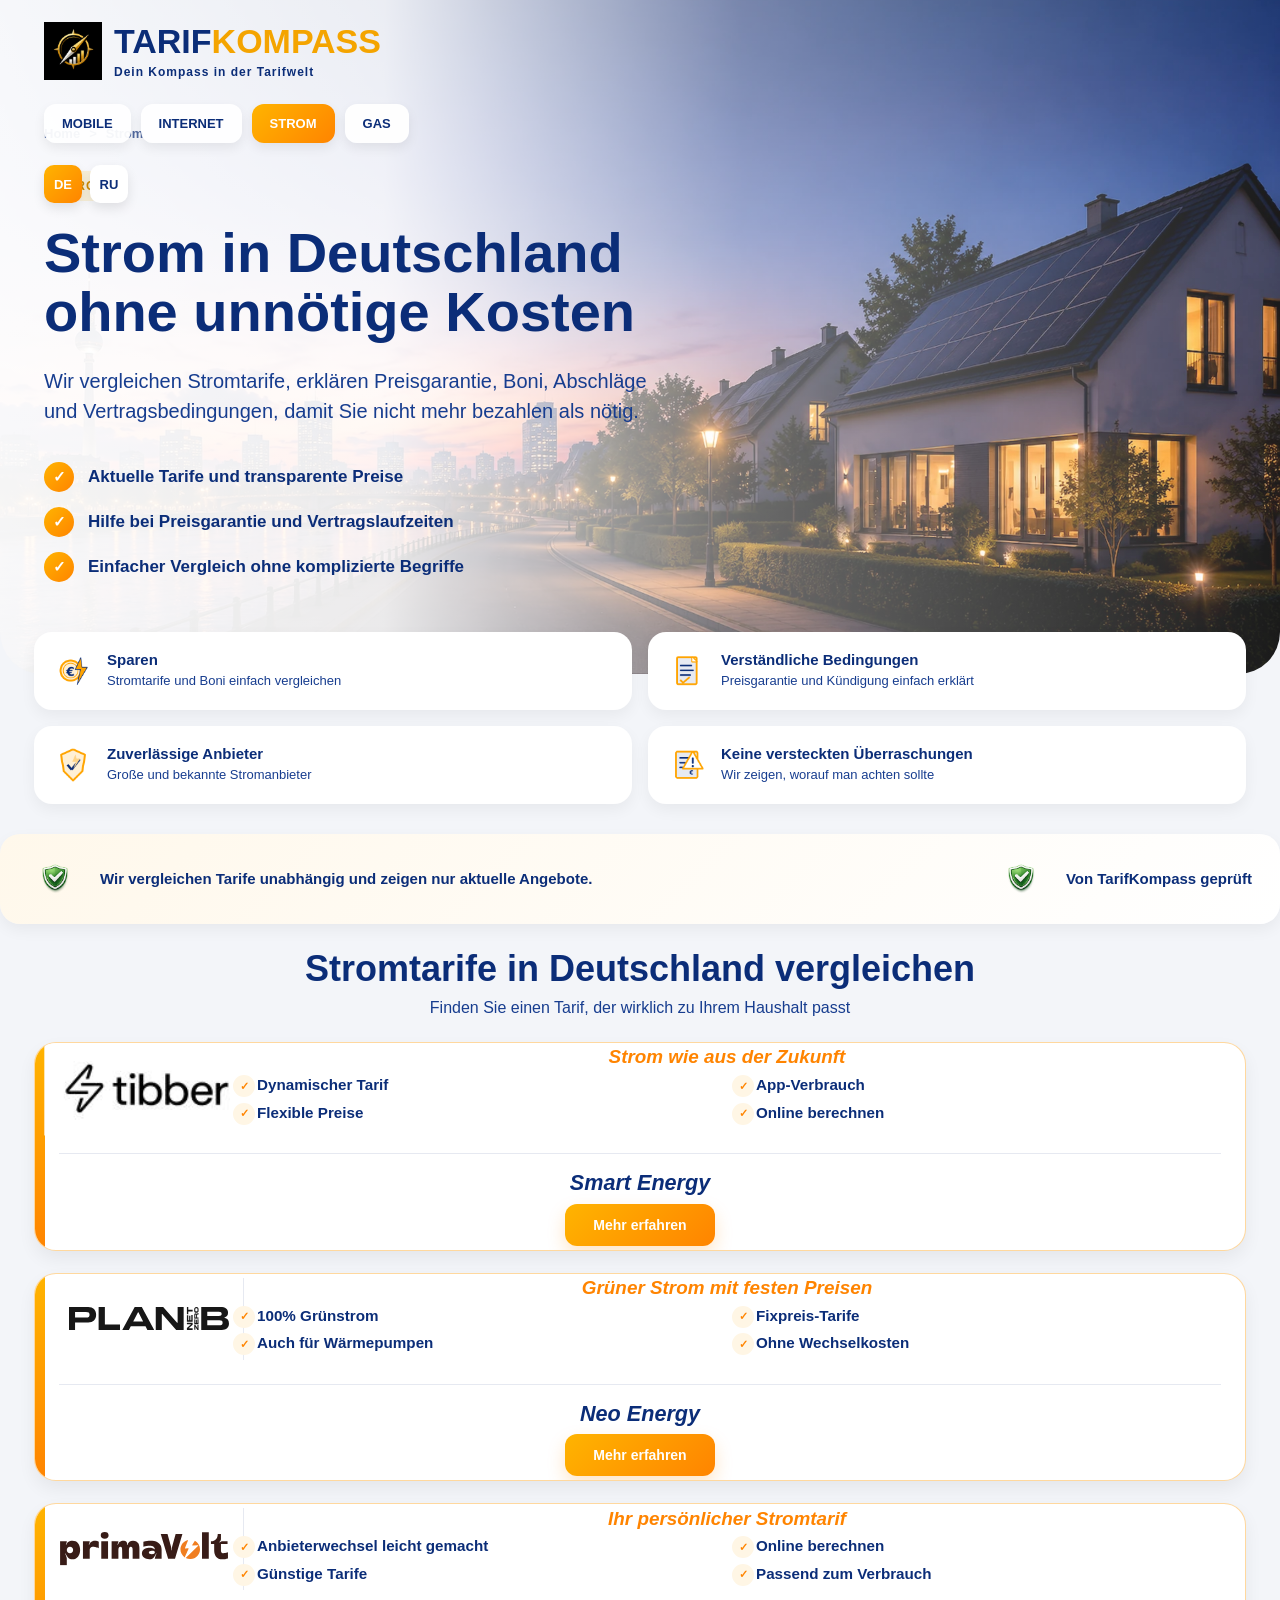
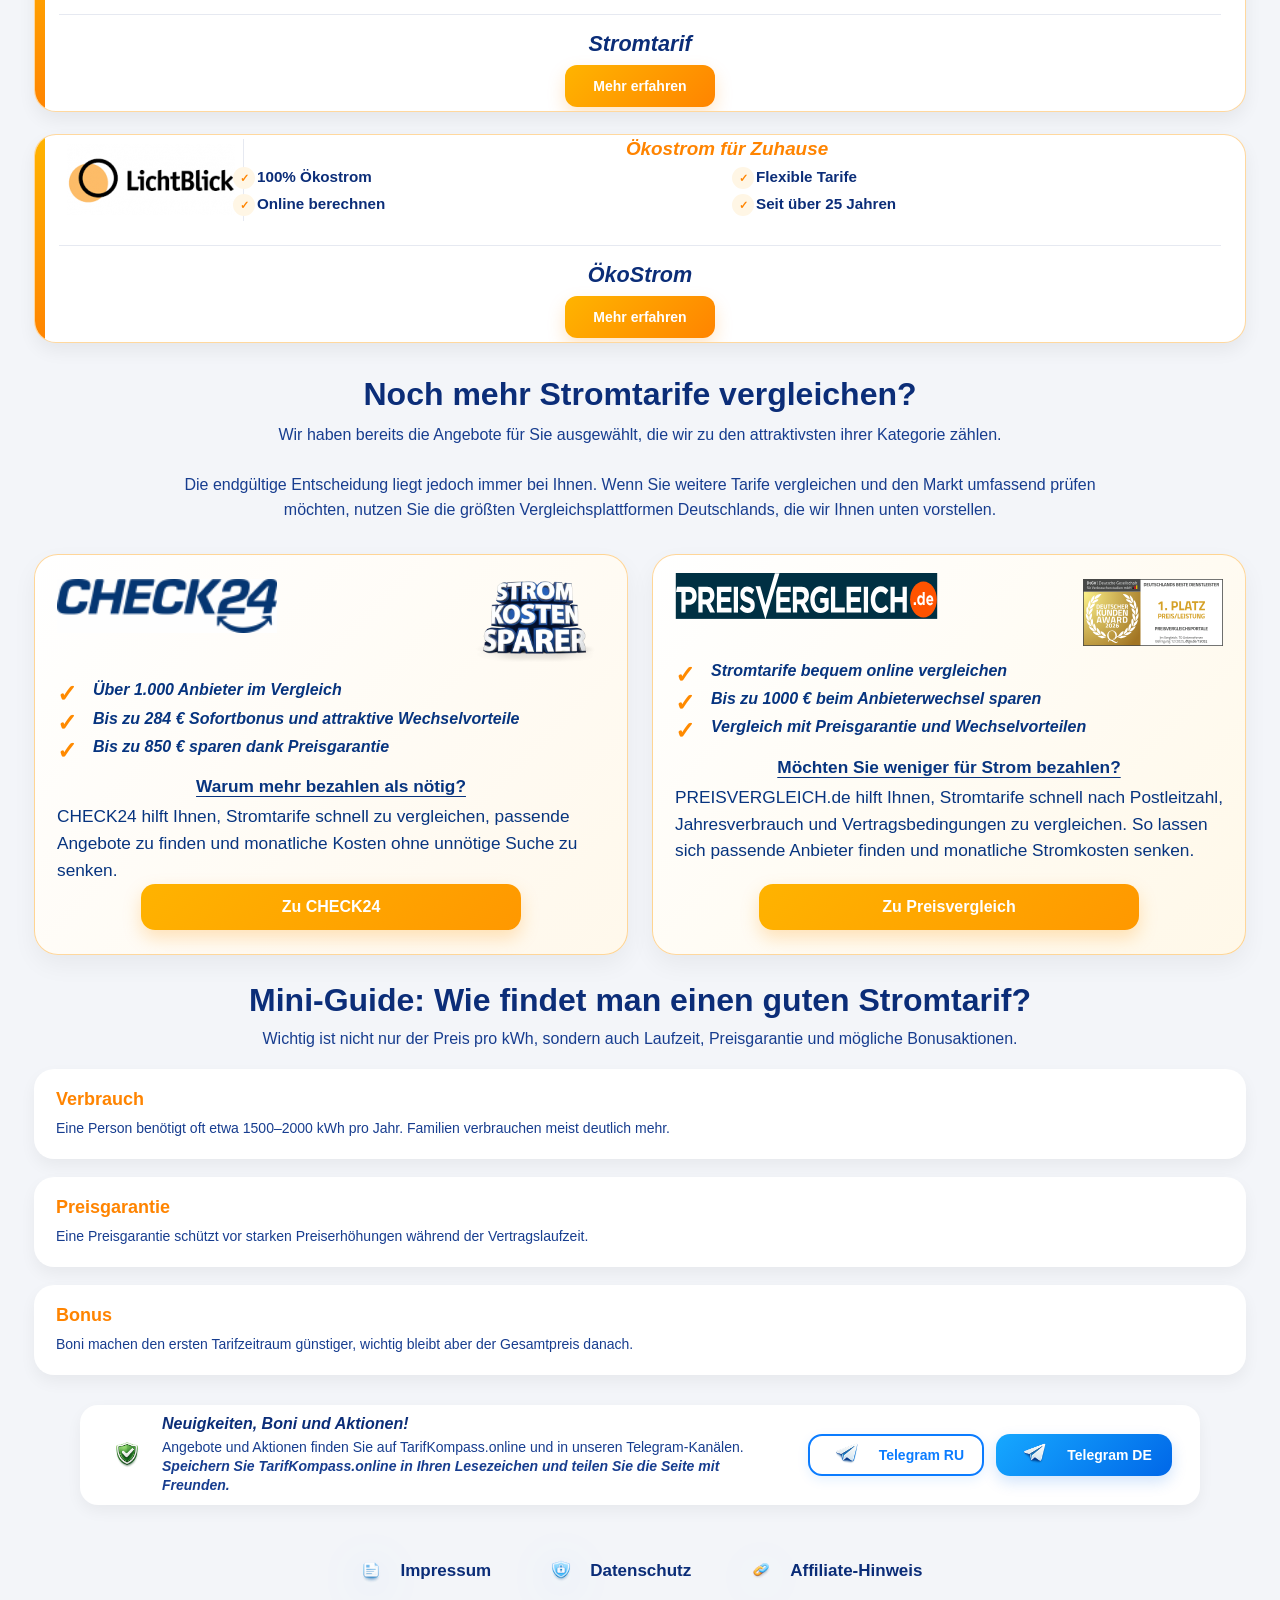
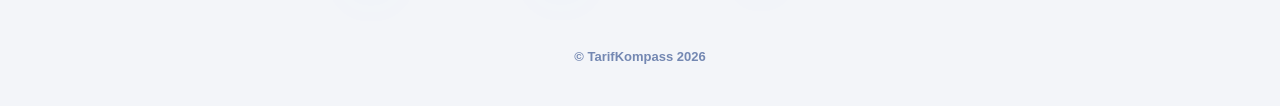
<file: strom-de.html>
<!-- strom-de.html -->

<!DOCTYPE html>
<html lang="de">
<head>
  <!-- Google tag (gtag.js) -->
<script async src="https://www.googletagmanager.com/gtag/js?id=G-MR2B1BS2S4"></script>
<script>
  window.dataLayer = window.dataLayer || [];
  function gtag(){dataLayer.push(arguments);}
  gtag('js', new Date());

  gtag('config', 'G-MR2B1BS2S4');
</script>
  <meta charset="UTF-8">
  <link rel="icon" type="image/png" href="images/favicon-32.png">
  <meta name="viewport" content="width=device-width, initial-scale=1.0">

  <title>TarifKompass – Strom in Deutschland</title>

  <link rel="stylesheet" href="css/style.css">
  <link rel="stylesheet" href="css/strom.css">
</head>

<body>

<header class="header">

  <a href="index.html" class="logo-link">

    <img src="images/apple-touch-icon.png" alt="TarifKompass">

    <div>

      <div class="logo-title">
        TARIF<span>KOMPASS</span>
      </div>

      <div class="logo-subtitle">
        Dein Kompass in der Tarifwelt
      </div>

    </div>

  </a>

  <nav class="top-nav">

    <a href="mobile-de.html" class="nav-link">
      MOBILE
    </a>

    <a href="internet-de.html" class="nav-link">
      INTERNET
    </a>

    <a href="strom-de.html" class="nav-link active">
      STROM
    </a>

    <a href="gas-de.html" class="nav-link">
      GAS
    </a>

  </nav>

  <div class="lang-switch">

    <a href="strom-de.html" class="lang-btn active">
      DE
    </a>

    <a href="strom.html" class="lang-btn passive">
      RU
    </a>

  </div>

</header>

<section class="hero">

  <div class="breadcrumbs">

    <a href="index.html">Home</a>

    <span>></span>

    <span>Strom</span>

  </div>

  <div class="hero-content">

    <div class="hero-category">
      STROM
    </div>

    <div class="hero-text">

      <h1>
        Strom in Deutschland
        ohne unnötige Kosten
      </h1>

      <p>
        Wir vergleichen Stromtarife,
        erklären Preisgarantie,
        Boni, Abschläge und Vertragsbedingungen,
        damit Sie nicht mehr bezahlen als nötig.
      </p>

    </div>

    <div class="hero-list">

      <div class="hero-list-item">

        <div class="check-circle">✓</div>

        <span>
          Aktuelle Tarife und transparente Preise
        </span>

      </div>

      <div class="hero-list-item">

        <div class="check-circle">✓</div>

        <span>
          Hilfe bei Preisgarantie und Vertragslaufzeiten
        </span>

      </div>

      <div class="hero-list-item">

        <div class="check-circle">✓</div>

        <span>
          Einfacher Vergleich ohne komplizierte Begriffe
        </span>

      </div>

    </div>

  </div>

</section>

<section class="features-section">

  <div class="feature-card">

    <img src="images/strom-price.png" alt="">

    <div>

      <h3>
        Sparen
      </h3>

      <p>
        Stromtarife und Boni einfach vergleichen
      </p>

    </div>

  </div>

  <div class="feature-card">

    <img src="images/strom-contract.png" alt="">

    <div>

      <h3>
        Verständliche Bedingungen
      </h3>

      <p>
        Preisgarantie und Kündigung einfach erklärt
      </p>

    </div>

  </div>

  <div class="feature-card">

    <img src="images/strom-shield.png" alt="">

    <div>

      <h3>
        Zuverlässige Anbieter
      </h3>

      <p>
        Große und bekannte Stromanbieter
      </p>

    </div>

  </div>

  <div class="feature-card">

    <img src="images/strom-warning.png" alt="">

    <div>

      <h3>
        Keine versteckten Überraschungen
      </h3>

      <p>
        Wir zeigen, worauf man achten sollte
      </p>

    </div>

  </div>

</section>

<section class="info-strip">

  <div class="info-item">

    <img src="images/verified-icon.png" alt="">

    <span>
      Wir vergleichen Tarife unabhängig
      und zeigen nur aktuelle Angebote.
    </span>

  </div>

  <div class="info-item">

    <img src="images/verified-icon.png" alt="">

    <span>
      Von TarifKompass geprüft
    </span>

  </div>

</section>

<section class="offers-section">

  <!-- MAIN OFFERS START -->

  <div class="section-heading">

    <h2>
      Stromtarife in Deutschland vergleichen
    </h2>

    <p>
      Finden Sie einen Tarif,
      der wirklich zu Ihrem Haushalt passt
    </p>

  </div>

  <div class="offer-card">

  <div class="offer-provider provider-tibber">
    <img src="images/tibber.png" alt="Tibber Stromtarif">
  </div>

  <div class="offer-content">

    <div class="offer-title">
      Strom wie aus der Zukunft
    </div>

    <div class="offer-tags">
  <span>Dynamischer Tarif</span>
  <span>App-Verbrauch</span>
  <span>Flexible Preise</span>
  <span>Online berechnen</span>
</div>

  </div>

  <div class="offer-action">

    <div class="offer-price">
      Smart Energy
    </div>

   <a href="https://tidd.ly/4wUovlS" class="offer-btn" target="_blank" rel="nofollow sponsored">
    Mehr erfahren
</a>

  </div>

</div>
<div class="offer-card">

  <div class="offer-provider provider-planb">
    <img src="images/public.svg" alt="PLAN-B Stromtarif">
  </div>

  <div class="offer-content">

    <div class="offer-title">
      Grüner Strom mit festen Preisen
    </div>

    <div class="offer-tags">
      <span>100% Grünstrom</span>
      <span>Fixpreis-Tarife</span>
      <span>Auch für Wärmepumpen</span>
      <span>Ohne Wechselkosten</span>
    </div>

  </div>

  <div class="offer-action">

    <div class="offer-price">
      Neo Energy
    </div>

    <a href="https://tidd.ly/49wzKXL" class="offer-btn" target="_blank" rel="nofollow sponsored">
      Mehr erfahren
    </a>

  </div>

</div>
  <div class="offer-card">

    <div class="offer-provider provider-primavolt">
        <img src="images/primavolt_logo.svg" alt="Primavolt Stromtarif">
    </div>

    <div class="offer-content">

        <div class="offer-title">
            Ihr persönlicher Stromtarif
        </div>

        <div class="offer-tags">
            <span>Anbieterwechsel leicht gemacht</span>
            <span>Online berechnen</span>
            <span>Günstige Tarife</span>
            <span>Passend zum Verbrauch</span>
        </div>

    </div>

    <div class="offer-action">

        <div class="offer-price">
            Stromtarif
        </div>

        <a href="https://tidd.ly/3S8Sdna" class="offer-btn" target="_blank" rel="nofollow sponsored">
            Mehr erfahren
        </a>

    </div>

</div>

  <div class="offer-card">

    <div class="offer-provider provider-lichtblick">
        <img src="images/LB_logo.png" alt="LichtBlick">
    </div>

    <div class="offer-content">

        <div class="offer-title">
            Ökostrom für Zuhause
        </div>

        <div class="offer-tags">
            <span>100% Ökostrom</span>
            <span>Flexible Tarife</span>
            <span>Online berechnen</span>
            <span>Seit über 25 Jahren</span>
        </div>

    </div>

    <div class="offer-action">

        <div class="offer-price">
            ÖkoStrom
        </div>

        <a href="https://tidd.ly/43v0lkw"
           class="offer-btn"
           target="_blank"
           rel="nofollow sponsored">
            Mehr erfahren
        </a>

    </div>

</div>
  <!-- 
    MAIN OFFER PLACEHOLDER:
    hier fügen wir später 4–5 Hauptangebote ein:
    Tibber / PLAN-B / Primavolt / Ostrom / Sparstrom / E.ON usw.
  -->

  <!-- MAIN OFFERS END -->

</section>

<section class="comparison-intro">

  <h2>
    Noch mehr Stromtarife vergleichen?
  </h2>

<p>

Wir haben bereits die Angebote für Sie ausgewählt,
die wir zu den attraktivsten ihrer Kategorie zählen.

<br><br>

Die endgültige Entscheidung liegt jedoch immer bei Ihnen.
Wenn Sie weitere Tarife vergleichen und den Markt
umfassend prüfen möchten, nutzen Sie die größten
Vergleichsplattformen Deutschlands, die wir Ihnen unten vorstellen.

</p>

</section>

<section class="comparison-grid">

  <!-- COMPARISON OFFERS START -->

  <div class="comparison-card check24-card">

    <div class="comparison-card-inner">

      <div class="comparison-top-row">

        <img src="images/check24.png"
             alt="CHECK24 Stromvergleich"
             class="comparison-main-logo">

        <img src="images/stromkostensparer-check24.webp"
             alt="CHECK24 Strom Kosten Sparer"
             class="comparison-small-banner">

      </div>

      <div class="comparison-benefits comparison-benefits-main">

      <span>Über 1.000 Anbieter im Vergleich</span>
      <span>Bis zu 284 € Sofortbonus und attraktive Wechselvorteile</span>
      <span>Bis zu 850 € sparen dank Preisgarantie</span>

      </div>

     <div class="comparison-description">

  <strong>Warum mehr bezahlen als nötig?</strong>

  <p>
    CHECK24 hilft Ihnen, Stromtarife schnell zu vergleichen,
    passende Angebote zu finden und monatliche Kosten
    ohne unnötige Suche zu senken.
  </p>

</div>

      <a href="https://tidd.ly/3Sa2QWP"
         class="comparison-link comparison-link-centered"
         target="_blank"
         rel="nofollow sponsored noopener">
        Zu CHECK24
      </a>

    </div>

  </div>

<div class="comparison-card second-comparator-card preisvergleich-card">

  <div class="comparison-card-inner">

    <div class="comparison-top-row">

      <img src="images/preisvergleich.svg"
           alt="Preisvergleich Strom Vergleich"
           class="comparison-main-logo preisvergleich-logo">

      <img src="images/pv2026_quer.svg"
           alt="Preisvergleich 2026"
           class="comparison-small-banner preisvergleich-banner">

    </div>

    <div class="comparison-benefits comparison-benefits-main">
      <span>Stromtarife bequem online vergleichen</span>
      <span>Bis zu 1000 € beim Anbieterwechsel sparen</span>
      <span>Vergleich mit Preisgarantie und Wechselvorteilen</span>
    </div>

    <div class="comparison-description">

      <strong>Möchten Sie weniger für Strom bezahlen?</strong>

      <p>
        PREISVERGLEICH.de hilft Ihnen, Stromtarife schnell nach
Postleitzahl, Jahresverbrauch und Vertragsbedingungen zu
vergleichen. So lassen sich passende Anbieter finden und
monatliche Stromkosten senken.
      </p>

    </div>

    <a href="https://tidd.ly/43jb1mb"
       class="comparison-link comparison-link-centered"
       target="_blank"
       rel="nofollow sponsored noopener">
      Zu Preisvergleich
    </a>

  </div>

</div>
  <!-- COMPARISON OFFERS END -->

</section>

<section class="mini-guide">

  <div class="mini-guide-header">

    <h2>
      Mini-Guide:
      Wie findet man einen guten Stromtarif?
    </h2>

    <p>
      Wichtig ist nicht nur der Preis pro kWh,
      sondern auch Laufzeit,
      Preisgarantie und mögliche Bonusaktionen.
    </p>

  </div>

  <div class="mini-guide-grid">

    <div class="guide-card">

      <h3>
        Verbrauch
      </h3>

      <p>
        Eine Person benötigt oft
        etwa 1500–2000 kWh pro Jahr.
        Familien verbrauchen meist deutlich mehr.
      </p>

    </div>

    <div class="guide-card">

      <h3>
        Preisgarantie
      </h3>

      <p>
        Eine Preisgarantie schützt
        vor starken Preiserhöhungen
        während der Vertragslaufzeit.
      </p>

    </div>

    <div class="guide-card">

      <h3>
        Bonus
      </h3>

      <p>
        Boni machen den ersten Tarifzeitraum günstiger,
        wichtig bleibt aber der Gesamtpreis danach.
      </p>

    </div>

  </div>

</section>

<section class="telegram-block">

  <div class="telegram-info">

    <img src="images/verified-icon.png" alt="">

    <div>

        <h2>
            <em>Neuigkeiten, Boni und Aktionen!</em>
        </h2>

        <p>
            Angebote und Aktionen finden Sie auf TarifKompass.online und in unseren Telegram-Kanälen.
        </p>

        <p>
            <strong><em>
                Speichern Sie TarifKompass.online in Ihren Lesezeichen und teilen Sie die Seite mit Freunden.
            </em></strong>
        </p>

    </div>

</div>
  <div class="telegram-buttons">

    <a href="https://t.me/de_tarifkompass"
       class="telegram-btn telegram-btn-ru"
       target="_blank">

      <img src="images/telegram-icon.png" alt="">

      Telegram RU

    </a>

    <a href="https://t.me/tarifkompass_deutsch"
       class="telegram-btn telegram-btn-de"
       target="_blank">

      <img src="images/telegram-icon.png" alt="">

      Telegram DE

    </a>

  </div>

</section>

<footer class="footer">

  <a href="impressum.html">

    <img src="images/impressum-icon.png" alt="">

    Impressum

  </a>

  <a href="datenschutz.html">

    <img src="images/datenschutz-icon.png" alt="">

    Datenschutz

  </a>

  <a href="affiliate.html">

    <img src="images/affiliate-icon.png" alt="">

    Affiliate-Hinweis

  </a>

</footer>
<script>
document.addEventListener("DOMContentLoaded", function() {

    document.querySelectorAll(
        'a[href*="tidd.ly"], a[href*="awin1.com"], a[href*="awinaffiliates.com"], a[href*="zanox.com"]'
    ).forEach(function(link) {

        link.addEventListener("click", function() {

            gtag('event', 'affiliate_click', {
                affiliate: this.textContent.trim(),
                destination: this.href
            });

        });

    });

});
</script>
</body>
</html>
</file>
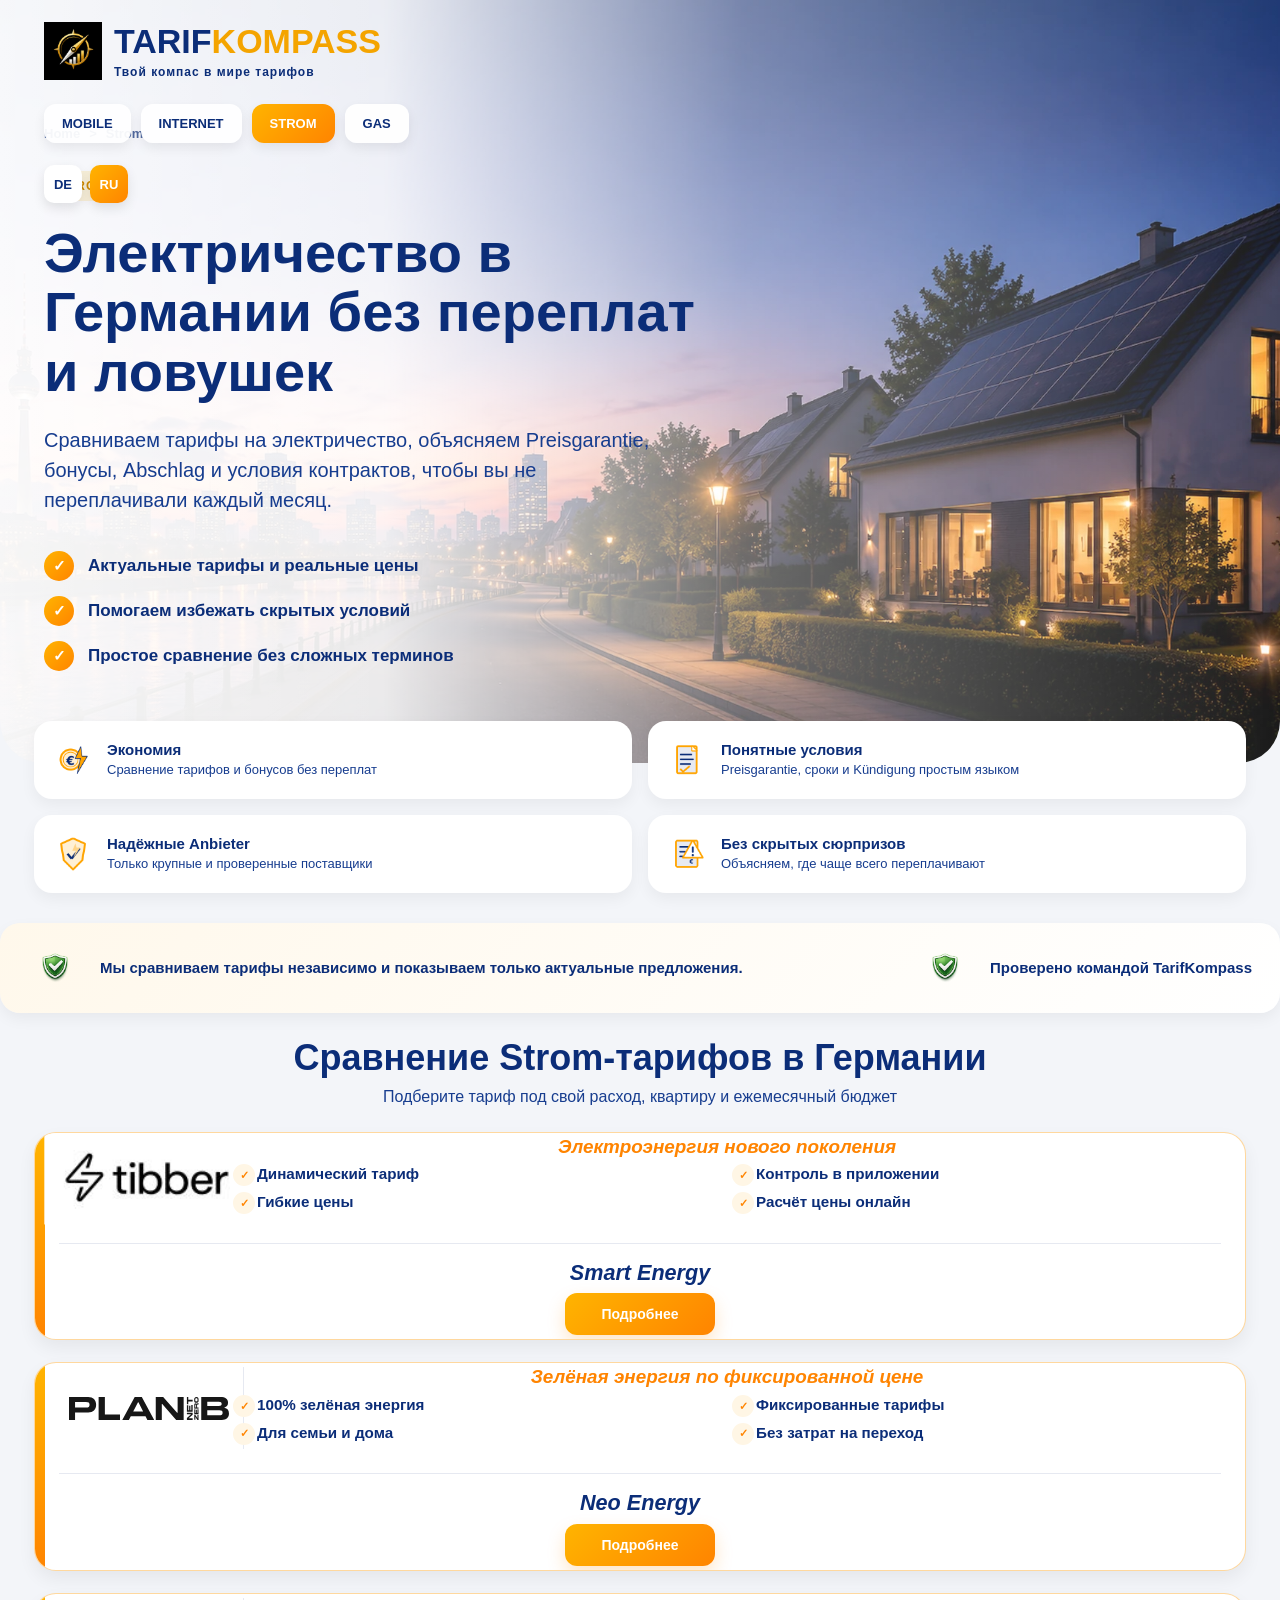
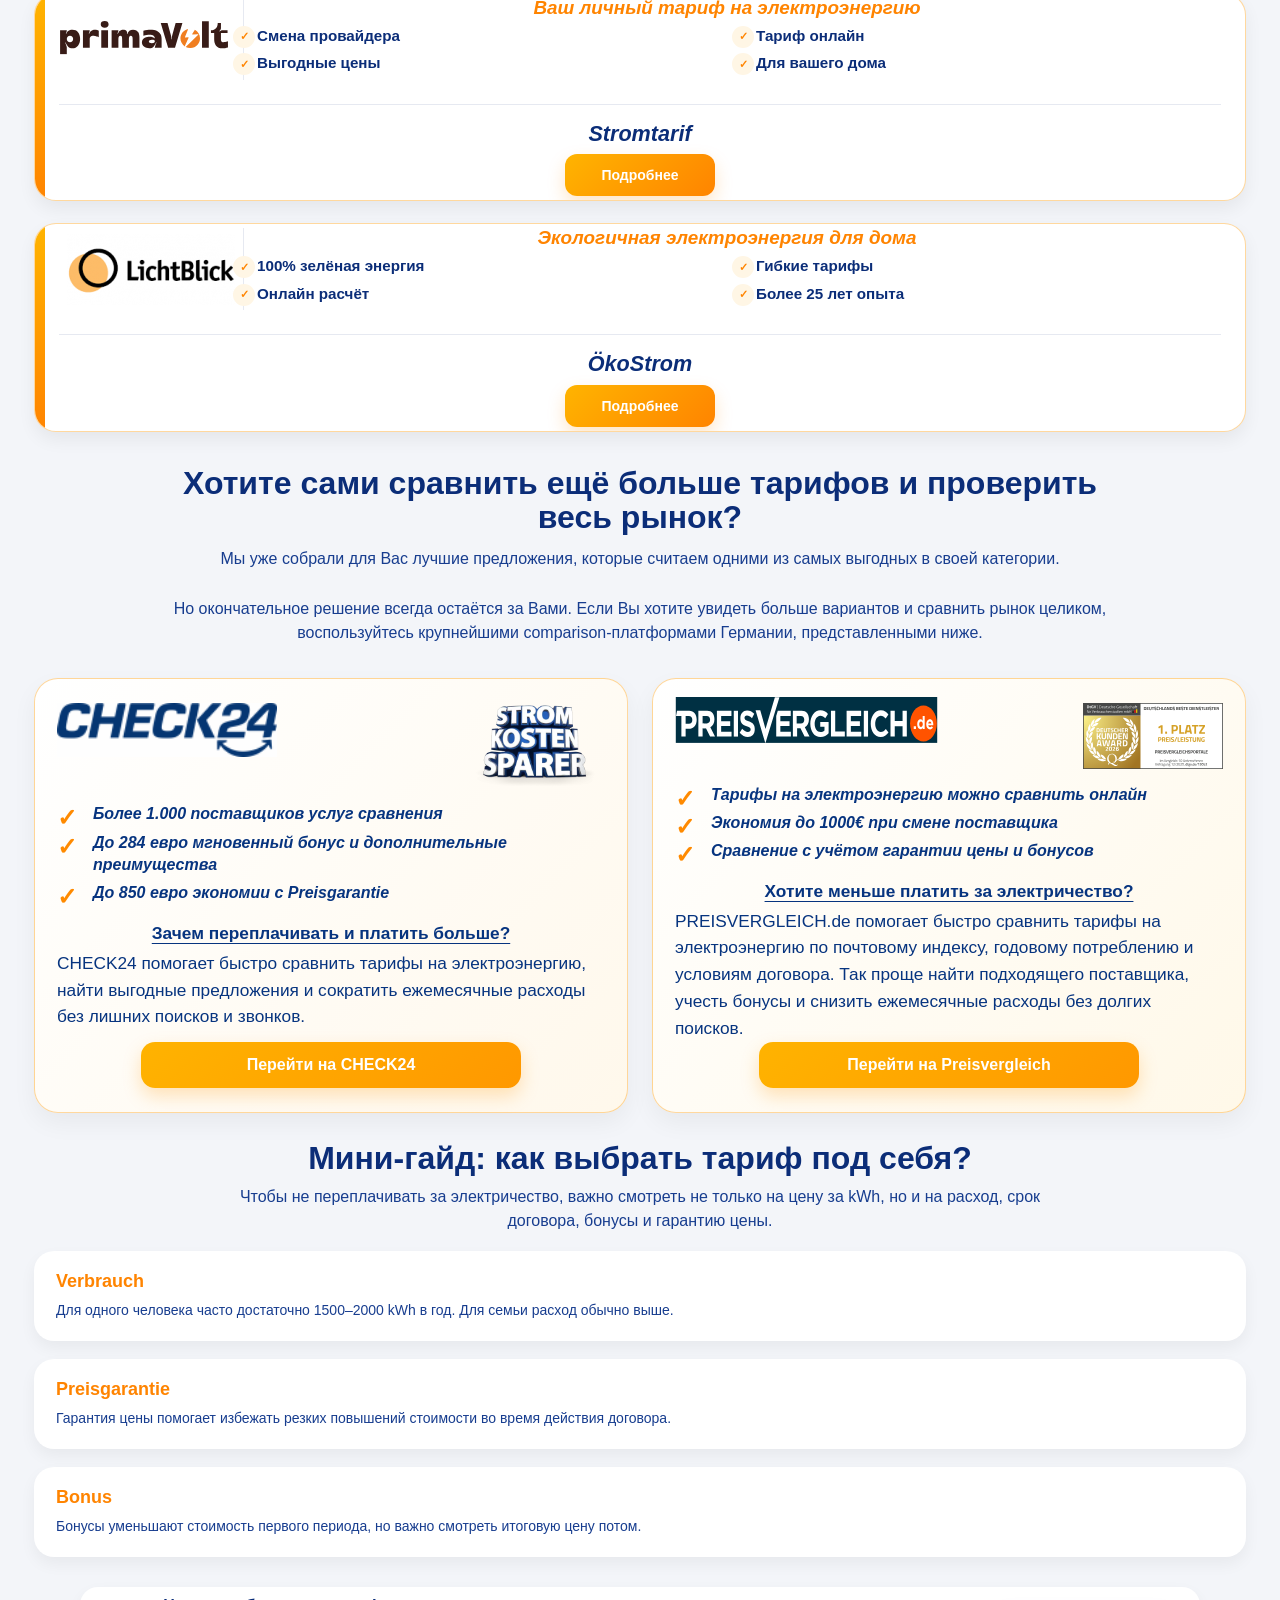
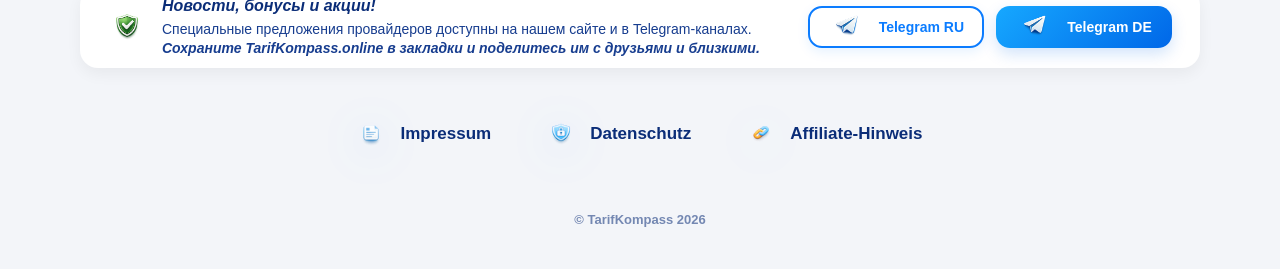
<file: strom.html>
<!-- strom.html -->

<!DOCTYPE html>
<html lang="ru">
<head>
  <!-- Google tag (gtag.js) -->
<script async src="https://www.googletagmanager.com/gtag/js?id=G-MR2B1BS2S4"></script>
<script>
  window.dataLayer = window.dataLayer || [];
  function gtag(){dataLayer.push(arguments);}
  gtag('js', new Date());

  gtag('config', 'G-MR2B1BS2S4');
</script>
  <meta charset="UTF-8">
  <link rel="icon" type="image/png" href="images/favicon-32.png">
  <meta name="viewport" content="width=device-width, initial-scale=1.0">

  <title>TarifKompass – Электричество в Германии</title>

  <link rel="stylesheet" href="css/style.css">
  <link rel="stylesheet" href="css/strom.css?v=2">
   </head>

<body>

<header class="header">

  <a href="index-ru.html" class="logo-link">

    <img src="images/apple-touch-icon.png" alt="TarifKompass">

    <div>

      <div class="logo-title">
        TARIF<span>KOMPASS</span>
      </div>

      <div class="logo-subtitle">
        Твой компас в мире тарифов
      </div>

    </div>

  </a>

  <nav class="top-nav">

    <a href="mobile.html" class="nav-link">
      MOBILE
    </a>

    <a href="internet.html" class="nav-link">
      INTERNET
    </a>

    <a href="strom.html" class="nav-link active">
      STROM
    </a>

    <a href="gas.html" class="nav-link">
      GAS
    </a>

  </nav>

  <div class="lang-switch">

    <a href="strom-de.html" class="lang-btn passive">
      DE
    </a>

    <a href="strom.html" class="lang-btn active">
      RU
    </a>

  </div>

</header>

<section class="hero">

  <div class="breadcrumbs">

    <a href="index-ru.html">Home</a>

    <span>></span>

    <span>Strom</span>

  </div>

  <div class="hero-content">

    <div class="hero-category">
      STROM
    </div>

    <div class="hero-text">

      <h1>
        Электричество в Германии
        без переплат и ловушек
      </h1>

      <p>
        Сравниваем тарифы на электричество,
        объясняем Preisgarantie, бонусы,
        Abschlag и условия контрактов,
        чтобы вы не переплачивали каждый месяц.
      </p>

    </div>

    <div class="hero-list">

      <div class="hero-list-item">

        <div class="check-circle">✓</div>

        <span>
          Актуальные тарифы и реальные цены
        </span>

      </div>

      <div class="hero-list-item">

        <div class="check-circle">✓</div>

        <span>
          Помогаем избежать скрытых условий
        </span>

      </div>

      <div class="hero-list-item">

        <div class="check-circle">✓</div>

        <span>
          Простое сравнение без сложных терминов
        </span>

      </div>

    </div>

  </div>

</section>

<section class="features-section">

  <div class="feature-card">

    <img src="images/strom-price.png" alt="">

    <div>

      <h3>
        Экономия
      </h3>

      <p>
        Сравнение тарифов и бонусов без переплат
      </p>

    </div>

  </div>

  <div class="feature-card">

    <img src="images/strom-contract.png" alt="">

    <div>

      <h3>
        Понятные условия
      </h3>

      <p>
        Preisgarantie, сроки и Kündigung простым языком
      </p>

    </div>

  </div>

  <div class="feature-card">

    <img src="images/strom-shield.png" alt="">

    <div>

      <h3>
        Надёжные Anbieter
      </h3>

      <p>
        Только крупные и проверенные поставщики
      </p>

    </div>

  </div>

  <div class="feature-card">

    <img src="images/strom-warning.png" alt="">

    <div>

      <h3>
        Без скрытых сюрпризов
      </h3>

      <p>
        Объясняем, где чаще всего переплачивают
      </p>

    </div>

  </div>

</section>

<section class="info-strip">

  <div class="info-item">

    <img src="images/verified-icon.png" alt="">

    <span>
      Мы сравниваем тарифы независимо
      и показываем только актуальные предложения.
    </span>

  </div>

  <div class="info-item">

    <img src="images/verified-icon.png" alt="">

    <span>
      Проверено командой TarifKompass
    </span>

  </div>

</section>

<section class="offers-section">

  <!-- MAIN OFFERS START -->

  <div class="section-heading">

    <h2>
      Сравнение Strom-тарифов в Германии
    </h2>

    <p>
      Подберите тариф под свой расход,
      квартиру и ежемесячный бюджет
    </p>

  </div>

 <div class="offer-card">

  <div class="offer-provider provider-tibber">
    <img src="images/tibber.png" alt="Tibber">
  </div>

  <div class="offer-content">

    <div class="offer-title">
      Электроэнергия нового поколения
    </div>

    <div class="offer-tags">
      <span>Динамический тариф</span>
      <span class="tag-shift-right">Контроль в приложении</span>
      <span>Гибкие цены</span>
      <span>Расчёт цены онлайн</span>
    </div>

  </div>

  <div class="offer-action">

    <div class="offer-price">
      Smart Energy
    </div>

  <a href="https://tidd.ly/4wUovlS" class="offer-btn" target="_blank" rel="nofollow sponsored">
    Подробнее
</a> 

  </div>

</div>
  <div class="offer-card">

  <div class="offer-provider provider-planb">
    <img src="images/public.svg" alt="PLAN-B Stromtarif">
  </div>

  <div class="offer-content">

    <div class="offer-title">
      Зелёная энергия по фиксированной цене
    </div>

    <div class="offer-tags">
      <span>100% зелёная энергия</span>
      <span>Фиксированные тарифы</span>
      <span>Для семьи и дома</span>
      <span>Без затрат на переход</span>
    </div>

  </div>

  <div class="offer-action">

    <div class="offer-price">
      Neo Energy
    </div>

    <a href="https://tidd.ly/49wzKXL" class="offer-btn" target="_blank" rel="nofollow sponsored">
      Подробнее
    </a>

  </div>

</div>
  <div class="offer-card">

    <div class="offer-provider provider-primavolt">
        <img src="images/primavolt_logo.svg" alt="Primavolt Stromtarif">
    </div>

    <div class="offer-content">

        <div class="offer-title">
            Ваш личный тариф на электроэнергию
        </div>

        <div class="offer-tags">
            <span>Смена провайдера</span>
            <span>Тариф онлайн</span>
            <span>Выгодные цены</span>
            <span>Для вашего дома</span>
        </div>

    </div>

    <div class="offer-action">

        <div class="offer-price">
            Stromtarif
        </div>

        <a href="https://tidd.ly/3S8Sdna" class="offer-btn" target="_blank" rel="nofollow sponsored">
            Подробнее
        </a>

    </div>

</div>

  <div class="offer-card">

    <div class="offer-provider provider-lichtblick">
        <img src="images/LB_logo.png" alt="LichtBlick">
    </div>

    <div class="offer-content">

        <div class="offer-title">
            Экологичная электроэнергия для дома
        </div>

        <div class="offer-tags">
            <span>100% зелёная энергия</span>
            <span>Гибкие тарифы</span>
            <span>Онлайн расчёт</span>
            <span>Более 25 лет опыта</span>
        </div>

    </div>

    <div class="offer-action">

        <div class="offer-price">
            ÖkoStrom
        </div>

        <a href="https://tidd.ly/43v0lkw"
           class="offer-btn"
           target="_blank"
           rel="nofollow sponsored">
            Подробнее
        </a>

    </div>

</div>
  <!-- 
    MAIN OFFER PLACEHOLDER:
    сюда позже вставляем 4–5 основных Strom-офферов:
    Tibber / PLAN-B / Primavolt / Ostrom / Sparstrom / E.ON и т.д.
  -->

  <!-- MAIN OFFERS END -->

</section>

<section class="comparison-intro">

  <h2>
    Хотите сами сравнить ещё больше тарифов и проверить весь рынок?
  </h2>

  <p>

  Мы уже собрали для Вас лучшие предложения,
  которые считаем одними из самых выгодных
  в своей категории.

  <br><br>

  Но окончательное решение всегда остаётся за Вами.
Если Вы хотите увидеть больше вариантов и сравнить рынок целиком,
воспользуйтесь крупнейшими comparison-платформами Германии,
представленными ниже.

</p>

</section>

<section class="comparison-grid">

  <!-- COMPARISON OFFERS START -->

  <div class="comparison-card check24-card">

    <div class="comparison-card-inner">

      <div class="comparison-top-row">

        <img src="images/check24.png"
             alt="CHECK24 Stromvergleich"
             class="comparison-main-logo">

        <img src="images/stromkostensparer-check24.webp"
             alt="CHECK24 Strom Kosten Sparer"
             class="comparison-small-banner">

      </div>

      <div class="comparison-benefits comparison-benefits-main">

        <span>Более 1.000 поставщиков услуг сравнения</span>
        <span>До 284 евро мгновенный бонус и дополнительные преимущества</span>
        <span>До 850 евро экономии с Preisgarantie</span>

      </div>

     <div class="comparison-description">

  <strong>Зачем переплачивать и платить больше?</strong>

  <p>
    CHECK24 помогает быстро сравнить тарифы на электроэнергию,
    найти выгодные предложения и сократить ежемесячные расходы
    без лишних поисков и звонков.
  </p>

</div>

      <a href="https://tidd.ly/3Sa2QWP"
         class="comparison-link comparison-link-centered"
         target="_blank"
         rel="nofollow sponsored noopener">
        Перейти на CHECK24
      </a>

    </div>

  </div>

  <div class="comparison-card second-comparator-card preisvergleich-card">

  <div class="comparison-card-inner">

    <div class="comparison-top-row">

      <img src="images/preisvergleich.svg"
           alt="Preisvergleich Strom Vergleich"
           class="comparison-main-logo preisvergleich-logo">

      <img src="images/pv2026_quer.svg"
           alt="Preisvergleich 2026"
           class="comparison-small-banner preisvergleich-banner">

    </div>

    <div class="comparison-benefits comparison-benefits-main">
      <span>Тарифы на электроэнергию можно сравнить онлайн</span>
      <span>Экономия до 1000€ при смене поставщика</span>
      <span>Сравнение с учётом гарантии цены и бонусов</span>
    </div>

    <div class="comparison-description">

      <strong>Хотите меньше платить за электричество?</strong>

      <p>
        PREISVERGLEICH.de помогает быстро сравнить тарифы на электроэнергию
        по почтовому индексу, годовому потреблению и условиям договора.
        Так проще найти подходящего поставщика, учесть бонусы и снизить
        ежемесячные расходы без долгих поисков.
      </p>

    </div>

    <a href="https://tidd.ly/43jb1mb"
       class="comparison-link comparison-link-centered"
       target="_blank"
       rel="nofollow sponsored noopener">
      Перейти на Preisvergleich
    </a>

  </div>

</div>
  <!-- COMPARISON OFFERS END -->

</section>

<section class="mini-guide">

  <div class="mini-guide-header">

    <h2>
      Мини-гайд: как выбрать тариф под себя?
    </h2>

    <p>
      Чтобы не переплачивать за электричество,
      важно смотреть не только на цену за kWh,
      но и на расход, срок договора,
      бонусы и гарантию цены.
    </p>

  </div>

  <div class="mini-guide-grid">

    <div class="guide-card">

      <h3>
        Verbrauch
      </h3>

      <p>
        Для одного человека часто достаточно
        1500–2000 kWh в год.
        Для семьи расход обычно выше.
      </p>

    </div>

    <div class="guide-card">

      <h3>
        Preisgarantie
      </h3>

      <p>
        Гарантия цены помогает избежать
        резких повышений стоимости
        во время действия договора.
      </p>

    </div>

    <div class="guide-card">

      <h3>
        Bonus
      </h3>

      <p>
        Бонусы уменьшают стоимость
        первого периода,
        но важно смотреть итоговую цену потом.
      </p>

    </div>

  </div>

</section>

<section class="telegram-block">

  <div class="telegram-info">

    <img src="images/verified-icon.png" alt="">

    <div>

        <h2>
            <em>Новости, бонусы и акции!</em>
        </h2>

        <p>
            Специальные предложения провайдеров доступны на нашем сайте и в Telegram-каналах.
        </p>

        <p>
            <strong><em>
                Сохраните TarifKompass.online в закладки и поделитесь им с друзьями и близкими.
            </em></strong>
        </p>

    </div>

</div>

  <div class="telegram-buttons">

    <a href="https://t.me/de_tarifkompass"
       class="telegram-btn telegram-btn-ru"
       target="_blank">

      <img src="images/telegram-icon.png" alt="">

      Telegram RU

    </a>

    <a href="https://t.me/tarifkompass_deutsch"
       class="telegram-btn telegram-btn-de"
       target="_blank">

      <img src="images/telegram-icon.png" alt="">

      Telegram DE

    </a>

  </div>

</section>

<footer class="footer">

  <a href="impressum.html">

    <img src="images/impressum-icon.png" alt="">

    Impressum

  </a>

  <a href="datenschutz.html">

    <img src="images/datenschutz-icon.png" alt="">

    Datenschutz

  </a>

  <a href="affiliate.html">

    <img src="images/affiliate-icon.png" alt="">

    Affiliate-Hinweis

  </a>

</footer>
<script>
document.addEventListener("DOMContentLoaded", function() {

    document.querySelectorAll(
        'a[href*="tidd.ly"], a[href*="awin1.com"], a[href*="awinaffiliates.com"], a[href*="zanox.com"]'
    ).forEach(function(link) {

        link.addEventListener("click", function() {

            gtag('event', 'affiliate_click', {
                affiliate: this.textContent.trim(),
                destination: this.href
            });

        });

    });

});
</script>
</body>
</html>
</file>
<file: css/style.css>
/* =========================
   css/style.css
========================= */

*{
  margin:0;
  padding:0;
  box-sizing:border-box;
}

body{
  font-family:Arial,sans-serif;
  background:#f3f5f9;
  color:#0b2d78;
  overflow-x:hidden;
}

a{
  text-decoration:none;
}

/* HERO */

.hero{
  position:relative;
  overflow:hidden;
  background:
  linear-gradient(
    90deg,
    rgba(255,255,255,0.97) 0%,
    rgba(255,255,255,0.92) 34%,
    rgba(255,255,255,0.14) 67%,
    rgba(255,255,255,0.02) 100%
  ),
  url("../images/home-hero.webp");
  background-size:cover;
  background-position:center;
  border-bottom-left-radius:42px;
  border-bottom-right-radius:42px;
  padding:28px 54px 74px;
  min-height:650px;
}

/* HEADER */

.header{
  display:grid;
  grid-template-columns:auto 1fr auto;
  align-items:start;
  gap:34px;
  margin-bottom:54px;
}

.logo{
  display:flex;
  align-items:center;
  gap:16px;
  min-width:0;
}

.logo img{
  width:74px;
  height:74px;
  flex-shrink:0;
}

.logo-title{
  font-size:46px;
  line-height:0.95;
  font-weight:900;
  color:#0b2d78;
  white-space:nowrap;
}

.logo-title span{
  color:#f3a400;
}

.logo-subtitle{
  margin-top:8px;
  font-size:13px;
  font-weight:800;
  letter-spacing:1.3px;
  color:#0b2d78;
  white-space:nowrap;
}

/* NAV */

.top-nav{
  display:flex;
  justify-content:center;
  align-items:center;
  gap:12px;
  padding-top:2px;
}

.nav-btn{
  padding:15px 24px;
  border-radius:12px;
  color:white;
  font-size:15px;
  font-weight:900;
  box-shadow:0 5px 12px rgba(0,0,0,0.10);
  transition:0.22s ease;
}

.nav-btn:hover{
  transform:translateY(-3px);
}

.nav-mobile{
  background:linear-gradient(135deg,#0d7bff,#0052db);
}

.nav-internet{
  background:linear-gradient(135deg,#1acb85,#009967);
}

.nav-strom{
  background:linear-gradient(135deg,#ffc328,#f3a100);
}

.nav-gas{
  background:linear-gradient(135deg,#49cfff,#1598ec);
}

/* LANGUAGE */

.lang-switch{
  display:flex;
  gap:10px;
  justify-self:end;
}

.lang-btn{
  width:44px;
  height:44px;
  display:flex;
  align-items:center;
  justify-content:center;
  border-radius:10px;
  font-size:14px;
  font-weight:900;
  box-shadow:0 5px 12px rgba(0,0,0,0.10);
}

.lang-btn.passive{
  background:white;
  color:#0b2d78;
}

.lang-btn.active{
  background:#0b7cff;
  color:white;
}

/* HERO TEXT */

.hero-content{
  max-width:760px;
}

.hero-text h1{
  font-size:72px;
  line-height:1.02;
  font-weight:900;
  color:#0b2d78;
  margin-bottom:24px;
}

.hero-text p{
  font-size:23px;
  line-height:1.55;
  color:#173d8f;
  margin-bottom:42px;
}

/* FEATURES */

.features{
  display:flex;
  align-items:center;
  justify-content:flex-start;
  gap:42px;
  flex-wrap:nowrap;
}

.feature{
  display:flex;
  align-items:center;
  gap:14px;
  min-width:0;
}

.feature img{
  width:56px;
  height:56px;
  object-fit:contain;
  transform:scale(1.75);
  transform-origin:center;
  flex-shrink:0;
}

.feature:nth-child(3) img{
  width:64px;
  height:64px;
  transform:scale(2.05);
}

.feature span{
  font-size:17px;
  line-height:1.14;
  font-weight:900;
  color:#0b2d78;
  white-space:nowrap;
}

/* SERVICE CARDS */

.service-cards{
  max-width:1160px;
  margin:-54px auto 28px;
  padding:0 12px;
  display:grid;
  grid-template-columns:repeat(4,1fr);
  gap:20px;
  position:relative;
  z-index:10;
}

.service-card{
  display:block;
  height:520px;
  border-radius:22px;
  overflow:hidden;
  background:transparent;
  box-shadow:0 10px 22px rgba(0,0,0,0.10);
  filter:none;
  transition:0.22s ease;
}

.service-card img{
  display:block;
  width:calc(100% + 18px);
  height:calc(100% + 8px);
  margin:-4px -9px;
  object-fit:cover;
  object-position:center;
  border-radius:22px;
  box-shadow:none;
  filter:none;
}

.service-card:hover{
  transform:translateY(-4px);
  box-shadow:0 14px 28px rgba(0,0,0,0.14);
}

/* AUDIENCE */

.audience{
  max-width:1230px;
  margin:0 auto 26px;
  padding:0 20px;
}

.audience h2{
  text-align:center;
  font-size:34px;
  font-weight:900;
  color:#0b2d78;
  margin-bottom:22px;
  line-height:1.1;
}

.audience-grid{
  display:grid;
  grid-template-columns:repeat(4,1fr);
  gap:18px;
}

.audience-card{
  position:relative;
  min-height:118px;
  border-radius:22px;
  overflow:hidden;
  background:#ffffff;
  box-shadow:0 4px 12px rgba(0,0,0,0.04);
}

.audience-card > img{
  position:absolute;
  top:3px;
  left:3px;
  width:calc(100% - 6px);
  height:calc(100% - 6px);
  object-fit:cover;
  border-radius:18px;
}

.audience-card > div{
  position:absolute;
  top:50%;
  left:45%;
  transform:translateY(-50%);
  width:46%;
  z-index:2;
}

.audience-card h3{
  font-size:13px;
  line-height:1.03;
  font-weight:900;
  color:#0b2d78;
  margin-bottom:4px;
}

.audience-card p{
  font-size:11px;
  line-height:1.22;
  color:#173d8f;
}

/* INFO TEXT */

.info-transition{
  max-width:1120px;
  margin:26px auto 24px;
  padding:0 20px;
  text-align:center;
}

.info-transition p{
  font-size:18px;
  line-height:1.65;
  color:#173d8f;
}

.info-transition strong{
  color:#0b2d78;
}
/* =========================
   TELEGRAM
========================= */

.telegram-block{
  max-width:1120px;
  min-height:92px;
  margin:0 auto 34px;
  padding:14px 28px;
  background:#ffffff;
  border-radius:22px;
  display:flex;
  align-items:center;
  justify-content:space-between;
  gap:18px;
  box-shadow:0 6px 16px rgba(0,0,0,0.05);
}

.telegram-info{
  display:flex;
  align-items:center;
  gap:18px;
}

.telegram-info img{
  width:52px;
  height:52px;
  object-fit:contain;
  flex-shrink:0;
  transform:scale(1.9);
  transform-origin:center;
}

.telegram-info h2{
  font-size:20px;
  line-height:1.05;
  font-weight:900;
  color:#0b2d78;
  margin-bottom:3px;
}

.telegram-info p{
  font-size:14px;
  line-height:1.35;
  color:#173d8f;
}

.telegram-buttons{
  display:flex;
  align-items:center;
  gap:14px;
  flex-wrap:nowrap;
}

.telegram-btn{
  min-width:210px;
  height:48px;
  padding:0 18px;
  border-radius:15px;
  display:inline-flex;
  align-items:center;
  justify-content:center;
  gap:12px;
  font-size:14px;
  font-weight:800;
  white-space:nowrap;
  transition:0.2s ease;
}

.telegram-btn img{
  width:34px;
  height:34px;
  object-fit:contain;
  flex-shrink:0;
  transform:scale(1.7);
  transform-origin:center;
}

.telegram-btn span{
  white-space:nowrap;
  line-height:1;
}

.telegram-btn-ru{
  background:white;
  color:#0b7cff;
  border:2px solid #0b7cff;
}

.telegram-btn-de{
  background:linear-gradient(135deg,#16a8ff,#0067e8);
  color:white;
  border:none;
}

/* FOOTER */

.footer{
  display:flex;
  justify-content:center;
  align-items:center;
  gap:72px;
  padding:18px 20px 48px;
  flex-wrap:wrap;
}

.footer a{
  display:flex;
  align-items:center;
  gap:10px;
  font-size:17px;
  font-weight:700;
  color:#0b2d78;
}

.footer img{
  width:38px;
  height:38px;
  object-fit:contain;
  flex-shrink:0;
  transform:scale(3.6);
  transform-origin:center;
}

.footer::after{
  content:"© TarifKompass 2026";
  flex-basis:100%;
  text-align:center;
  margin-top:14px;
  font-size:13px;
  color:rgba(11,45,120,0.55);
}

/* TABLET */

@media(max-width:1150px){

  .service-cards{
    max-width:720px;
    grid-template-columns:repeat(2,1fr);
  }

  .audience-grid{
    grid-template-columns:repeat(2,1fr);
  }

  .features{
    flex-wrap:wrap;
  }
}

/* MOBILE */

@media(max-width:760px){

  body{
    overflow-x:hidden;
  }

  .hero{
    padding:18px 20px 54px;
    min-height:auto;
    border-bottom-left-radius:28px;
    border-bottom-right-radius:28px;
    background-position:68% top;
    overflow:hidden;
  }

  .header{
    display:flex;
    flex-direction:column;
    align-items:flex-start;
    gap:10px;
    margin-bottom:34px;
  }

  .logo{
    display:flex;
    align-items:flex-start;
    gap:10px;
    width:100%;
    min-width:0;
    overflow:hidden;
  }

  .logo img{
    width:58px;
    height:58px;
    flex-shrink:0;
  }

  .logo > div{
    min-width:0;
    overflow:hidden;
  }

  .logo-title{
    font-size:32px;
    line-height:0.92;
    white-space:nowrap;
    overflow:hidden;
  }

  .logo-subtitle{
    margin-top:6px;
    font-size:9px;
    line-height:1.2;
    letter-spacing:0.7px;
    white-space:nowrap;
    overflow:hidden;
  }

  .top-nav{
    display:none;
  }

  .lang-switch{
    display:flex;
    gap:8px;
    margin-left:68px;
    margin-top:0;
    position:relative;
    z-index:20;
  }

  .lang-btn{
    width:42px;
    height:42px;
    border-radius:12px;
    font-size:14px;
    font-weight:900;
  }

  .hero-content{
    max-width:100%;
  }

  .hero-text h1{
    font-size:42px;
    line-height:1.08;
    margin-bottom:22px;
  }

  .hero-text p{
    font-size:20px;
    line-height:1.55;
    margin-bottom:34px;
  }

  .features{
    display:flex;
    flex-direction:column;
    align-items:flex-start;
    gap:26px;
    flex-wrap:nowrap;
  }

  .feature{
    gap:16px;
  }

  .feature img{
    width:44px;
    height:44px;
    transform:scale(1.45);
  }

  .feature:nth-child(3) img{
    width:52px;
    height:52px;
    transform:scale(1.7);
  }

  .feature span{
    font-size:22px;
    line-height:1.15;
    white-space:normal;
  }

.service-cards{
  max-width:340px;
  grid-template-columns:1fr;
  gap:20px;
  margin:-24px auto 32px;
  padding:0 10px;
}

.service-card{
  height:auto;
  border-radius:28px;
  overflow:hidden;
  background:transparent;
  box-shadow:none;
  padding:0;
}

.service-card img{
  width:100%;
  height:auto;
  display:block;
  object-fit:cover;
  object-position:center;
  border-radius:28px;
  margin:0;
}

  .audience{
    padding:0 18px;
    margin-bottom:28px;
  }

  .audience h2{
    font-size:34px;
    line-height:1.08;
    margin-bottom:24px;
  }

  .audience-grid{
    grid-template-columns:1fr;
    gap:18px;
  }

  .audience-card{
    min-height:155px;
    border-radius:26px;
  }

  .audience-card > img{
    top:6px;
    left:6px;
    width:calc(100% - 12px);
    height:calc(100% - 12px);
    border-radius:20px;
    object-fit:cover;
  }

  .audience-card > div{
    left:48%;
    width:44%;
  }

  .audience-card h3{
    font-size:18px;
    line-height:1.08;
    margin-bottom:6px;
  }

  .audience-card p{
    font-size:15px;
    line-height:1.32;
  }

  .info-transition{
    padding:0 22px;
    margin:30px auto;
  }

  .info-transition p{
    font-size:18px;
    line-height:1.75;
  }

  .telegram-block{
    max-width:calc(100% - 36px);
    min-height:auto;
    margin:0 auto 34px;
    padding:24px 22px;
    flex-direction:column;
    align-items:flex-start;
    border-radius:26px;
    gap:22px;
  }

  .telegram-info{
    flex-direction:column;
    align-items:flex-start;
    gap:14px;
  }

  .telegram-info img{
    width:42px;
    height:42px;
    transform:scale(1.7);
  }

  .telegram-info h2{
    font-size:26px;
    line-height:1.08;
  }

  .telegram-info p{
    font-size:18px;
    line-height:1.4;
  }

  .telegram-buttons{
    width:100%;
    flex-direction:column;
    gap:14px;
  }

  .telegram-btn{
    width:100%;
    height:56px;
    font-size:18px;
    border-radius:18px;
    gap:16px;
  }

  .telegram-btn img{
    width:34px;
    height:34px;
    transform:scale(1.7);
  }

  .footer{
    flex-direction:column;
    align-items:flex-start;
    gap:24px;
    padding:24px 26px 42px;
  }

  .footer a{
    font-size:20px;
    gap:18px;
  }

  .footer img{
    width:34px;
    height:34px;
    transform:scale(2.8);
  }

  .footer::after{
    margin-top:14px;
    font-size:13px;
  }
}

/* SMALL MOBILE */

@media(max-width:420px){

  .hero{
    padding:18px 18px 52px;
  }

  .logo img{
    width:56px;
    height:56px;
  }

  .logo-title{
    font-size:30px;
  }

  .logo-subtitle{
    font-size:9px;
  }

  .lang-switch{
    margin-left:66px;
  }

  .lang-btn{
    width:40px;
    height:40px;
    font-size:13px;
  }

  .hero-text h1{
    font-size:38px;
  }

  .hero-text p{
    font-size:19px;
  }

  .service-cards{
    max-width:330px;
  }

  .audience h2{
    font-size:32px;
  }

  .audience-card{
    min-height:150px;
  }

  .audience-card h3{
    font-size:17px;
  }

  .audience-card p{
    font-size:14px;
  }

  .info-transition p{
    font-size:17px;
  }
}
</file>
<file: css/legal.css>
* {
  margin: 0;
  padding: 0;
  box-sizing: border-box;
}

body {
  font-family: Arial, sans-serif;
  background: #f3f5f9;
  color: #0b2d78;
}

a {
  text-decoration: none;
}

.simple-page {
  min-height: 100vh;
  padding: 40px 20px 80px;
}

.simple-header {
  max-width: 1100px;
  margin: 0 auto 50px;
}

.simple-logo {
  display: flex;
  align-items: center;
  gap: 16px;
}

.simple-logo img {
  width: 72px;
  height: 72px;
  object-fit: contain;
}

.simple-logo-title {
  font-size: 38px;
  font-weight: 900;
  line-height: 1;
  color: #0b2d78;
}

.simple-logo-title span {
  color: #f4a400;
}

.simple-logo-subtitle {
  margin-top: 8px;
  font-size: 12px;
  font-weight: 800;
  letter-spacing: 1px;
  color: #0b2d78;
}

.simple-content {
  max-width: 1100px;
  margin: 0 auto;
  background: white;
  border-radius: 28px;
  padding: 50px;
  box-shadow: 0 10px 24px rgba(0,0,0,0.06);
}

.simple-content h1 {
  font-size: 46px;
  line-height: 1.08;
  font-weight: 900;
  color: #0b2d78;
  margin-bottom: 30px;
}

.simple-content p {
  font-size: 18px;
  line-height: 1.7;
  color: #173d8f;
  margin-bottom: 22px;
}

.back-btn {
  margin-top: 20px;
  display: inline-flex;
  align-items: center;
  justify-content: center;
  min-width: 180px;
  height: 50px;
  padding: 0 24px;
  border-radius: 14px;
  background: linear-gradient(135deg, #0b7cff, #0047ba);
  color: white;
  font-size: 16px;
  font-weight: 800;
  box-shadow: 0 8px 18px rgba(11,124,255,0.20);
}

@media (max-width: 760px) {
  .simple-page {
    padding: 28px 16px 50px;
  }

  .simple-logo img {
    width: 58px;
    height: 58px;
  }

  .simple-logo-title {
    font-size: 30px;
  }

  .simple-logo-subtitle {
    font-size: 10px;
  }

  .simple-content {
    padding: 30px 24px;
    border-radius: 22px;
  }

  .simple-content h1 {
    font-size: 34px;
  }

  .simple-content p {
    font-size: 17px;
  }

  .back-btn {
    width: 100%;
  }
}
</file>
<file: css/gas.css>
/* gas.css */

@import url("internet.css");

/* GAS THEME */

body {
  background: #eef7fc;
  color: #0b2d78;
}

/* ACTIVE NAV */

.nav-link.active {
  background: linear-gradient(135deg, #2aa8ff, #0b7cff);
  color: white;
}

.lang-btn.active {
  background: #2aa8ff;
  color: white;
}

/* HERO */

.hero {
  background:
    linear-gradient(
      90deg,
      rgba(255,255,255,0.98) 0%,
      rgba(255,255,255,0.94) 30%,
      rgba(255,255,255,0.50) 58%,
      rgba(255,255,255,0.12) 100%
    ),
    url("../images/gas-hero-bg.webp");

  background-size: cover;
  background-position: center;
}

.breadcrumbs,
.breadcrumbs a {
  color: rgba(11,45,120,0.72);
}

.hero-category {
  background: rgba(42,168,255,0.14);
  color: #0b7cff;
}

.hero-text h1 {
  color: #0b4f8a;
  max-width: 760px;
}

.hero-text p {
  color: #1a4f7c;
  max-width: 640px;
}

.check-circle {
  background: linear-gradient(135deg, #2aa8ff, #0b7cff);
}

.hero-list-item span {
  color: #0b2d78;
}

/* FEATURES */

.feature-card h3 {
  color: #0b2d78;
}

.feature-card p {
  color: #1a4f7c;
}

.feature-card img {
  filter:
    hue-rotate(-5deg)
    saturate(1.3)
    brightness(1.04);
}

/* SECTION TITLES */

.section-heading h2,
.comparison-intro h2,
.mini-guide-header h2 {
  color: #0b4f8a;
}

.section-heading p,
.comparison-intro p,
.mini-guide-header p {
  color: #1a4f7c;
}

/* INFO STRIP */

.info-strip {
  background:
    linear-gradient(
      135deg,
      rgba(240,248,255,0.95),
      rgba(255,255,255,0.96)
    );

  border: 1px solid rgba(42,168,255,0.08);

  box-shadow:
    0 6px 16px rgba(42,168,255,0.05);
}

.info-item {
  color: #0b2d78;
}

.info-item img {
  filter: none;
}

/* OFFERS */

.offer-card::before {
  background: #2aa8ff;
}

.offer-title {
  color: #0b7cff;
}

.offer-tags span {
  color: #0b2d78;
}

.offer-tags span::before {
  background: #eef7ff;
  color: #2aa8ff;
}

.offer-price {
  color: #0b2d78;
}

.offer-btn {
  background: linear-gradient(135deg, #2aa8ff, #0b7cff);

  box-shadow:
    0 8px 18px rgba(42,168,255,0.24);
}

/* PROVIDERS */

.provider-gas {
  color: #2aa8ff;
}
.provider-primavolt {
    display: flex;
    align-items: center;
    justify-content: center;
    min-width: 165px;
    overflow: visible;
}

.provider-primavolt img {
    width: 150px;
    max-width: none;
    height: auto;
    display: block;
    transform: translateX(-8px);
}
.provider-lichtblick-gas {
    display: flex;
    align-items: center;
    justify-content: center;
    min-width: 165px;
    overflow: visible;
}

.provider-lichtblick-gas img {
    width: 190px;
    max-width: none;
    height: auto;
    display: block;
    transform: translateX(-12px);
}
.offer-lichtblick-gas .offer-title {
    text-align: center;
    font-style: italic;
    color: #2aa8ff;
    font-size: 1.35rem;
}

.offer-lichtblick-gas .offer-price {
    color: #111111;
    font-weight: 800;
    font-style: italic;
    text-align: center;
    width: 100%;
  position: relative;
    top: 2px;
}
.gas-offer-card {
    border: 1.5px solid rgba(42, 168, 255, 0.38);
    padding-top: 4px;
    padding-bottom: 4px;
    min-height: 72px;
}

.offer-primavolt-gas .offer-title {
    color: var(--accent-dark);
  color: #2ea8ff;
    font-style: italic;
    text-align: center;
    width: 100%;
    display: block;
    font-size: 1.35rem;
}

.offer-primavolt-gas-bonus {
    color: #111111;
    font-weight: 800;
    font-style: italic;
    text-align: center;
    width: 100%;
}
.provider-verivox {
  color: #f28c00;
}

.provider-check24 {
  color: #0b2d78;
}

/* =========================
   COMPARISON OFFERS
   ========================= */

.comparison-grid {
  max-width: var(--container-main);
  margin: 0 auto 28px;
  padding: 0 var(--side-padding);
  display: grid;
  grid-template-columns: 1fr 1fr;
  gap: 24px;
}

.comparison-card {
  background: #fffdfa;
  border-radius: 24px;
  padding: 24px 18px;
  box-shadow: 0 10px 24px rgba(0,0,0,.05);
  min-height: auto;
  display: block;
}

.comparison-card-inner {
  height: 100%;
  display: flex;
  flex-direction: column;
}

.comparison-top-row {
  display: flex;
  justify-content: space-between;
  align-items: flex-start;
  gap: 20px;
  margin-bottom: 14px;
}

.comparison-main-logo {
  max-width: 195px;
  width: 44%;
  height: auto;
  object-fit: contain;
}

.comparison-small-banner {
  max-width: 145px;
  width: 30%;
  height: auto;
  object-fit: contain;
}

.comparison-benefits {
  display: flex;
  flex-direction: column;
  gap: 6px;
  margin-top: -4px;
  margin-bottom: 8px;
}

.comparison-benefits span {
  position: relative;
  display: block;
  padding-left: 36px;
  color: #07347f;
  font-weight: 800;
  font-style: italic;
  line-height: 1.35;
  max-width: 100%;
}

.comparison-benefits span::before {
  content: "✓";
  position: absolute;
  left: 0;
  top: -2px;
  color: #0b7cff;
  font-size: 24px;
  font-weight: 900;
  font-style: normal;
}

.comparison-description {
  margin-top: 0;
}

.comparison-description strong {
  display: block;
  text-align: center;
  margin: 10px 0 6px;
  color: #07347f;
  font-size: 1.08rem;
  text-decoration: underline;
  text-underline-offset: 4px;
}

.comparison-description p {
  margin: 4px 0 0;
  color: #07347f;
  font-size: 1.08rem;
  line-height: 1.55;
  max-width: 560px;
}

.comparison-link {
  display: inline-flex;
  align-items: center;
  justify-content: center;
  background: linear-gradient(135deg, #2aa8ff, #0b7cff);
  color: #fff;
  text-decoration: none;
  font-weight: 800;
  padding: 14px 30px;
  border-radius: 14px;
  transition: .2s;
  box-shadow: 0 8px 18px rgba(42,168,255,0.24);
}

.comparison-link:hover {
  transform: translateY(-2px);
}

.comparison-link-centered {
  align-self: center;
  margin-top: 18px;
  min-width: 380px;
}

.check24-card {
  background:
    linear-gradient(
      135deg,
      rgba(255,255,255,.98),
      rgba(238,247,255,.98)
    );
}

.second-comparator-card {
  background:
    linear-gradient(
      135deg,
      rgba(255,255,255,.98),
      rgba(238,247,255,.98)
    );
}

.comparison-placeholder-logo {
  font-size: 2rem;
  font-weight: 900;
  color: #07347f;
  line-height: 1.1;
}

.comparison-placeholder-badge {
  padding: 12px 18px;
  border: 2px dashed rgba(7,52,127,.2);
  border-radius: 14px;
  font-weight: 800;
  color: #7a8fb8;
  text-transform: uppercase;
}
.preisvergleich-card {
    background:
        linear-gradient(
        135deg,
        rgba(255,255,255,.98),
        rgba(232,252,246,.98)
    );
}

.preisvergleich-logo {
    max-width: 350px;
    transform: scaleY(1.35);
    transform-origin: left center;
}

.preisvergleich-banner {
    max-width: 140px;
}

.preisvergleich-card .comparison-link-centered {
    margin-top: auto;
}
/* MINI GUIDE */

.guide-card h3 {
  color: #0b7cff;
}

.guide-card p {
  color: #1a4f7c;
}

/* FOOTER */

.footer a {
  color: #0b2d78;
}

.footer img {
  filter:
    drop-shadow(0 2px 6px rgba(42,168,255,0.18));
}

.footer::after {
  color: rgba(11,45,120,0.55);
}

/* TABLET */

@media (max-width: 980px) {

  .comparison-card {
    padding: 26px;
  }

  .comparison-main-logo {
    max-width: 210px;
  }

  .comparison-small-banner {
    max-width: 130px;
  }

  .comparison-placeholder-logo {
    font-size: 26px;
  }

}

/* MOBILE */

@media (max-width: 760px) {

  body {
    background: #eef7fc;
  }

  .header {
    background: #eef7fc;
  }

  .hero {
    background:
      linear-gradient(
        180deg,
        rgba(255,255,255,0.96) 0%,
        rgba(255,255,255,0.90) 45%,
        rgba(235,248,255,0.50) 100%
      ),
      url("../images/gas-hero-bg.webp");

    background-size: cover;
    background-position: center top;
  }

  .comparison-grid {
    grid-template-columns: 1fr;
    padding: 0 20px;
    gap: 20px;
    margin-bottom: 28px;
  }

  .comparison-card {
    min-height: auto;
    padding: 24px 22px;
    border-radius: 24px;
  }

  .comparison-top-row {
    align-items: center;
    gap: 16px;
    margin-bottom: 22px;
  }

  .comparison-main-logo {
    max-width: 210px;
    width: 54%;
  }

  .comparison-small-banner {
    max-width: 118px;
    width: 28%;
  }
.preisvergleich-card .comparison-top-row {
    justify-content: center;
}

.preisvergleich-logo {
    max-width: 260px;
    width: auto;
    transform: none;
}

.preisvergleich-banner {
    display: none;
}
  .comparison-benefits {
    gap: 10px;
    margin-top: 0;
  }

  .comparison-benefits span {
    padding-left: 30px;
    font-size: 15px;
    line-height: 1.35;
  }

  .comparison-benefits span::before {
    font-size: 23px;
  }

  .comparison-description strong {
    font-size: 1rem;
  }

  .comparison-description p {
    font-size: 0.96rem;
    line-height: 1.5;
    max-width: 100%;
  }

  .comparison-link-centered {
    width: 100%;
    min-width: 0;
  }

  .comparison-placeholder-logo {
    font-size: 24px;
  }

  .comparison-placeholder-badge {
    min-width: 64px;
    padding: 8px 10px;
    font-size: 12px;
  }
/* MOBILE PRIMAVOLT GAS */

.offer-card .provider-primavolt {
    justify-content: center !important;
    margin-top: 4px !important;
    margin-bottom: 8px !important;
}

.offer-card .provider-primavolt img {
    width: 160px !important;
    max-width: 160px !important;
    height: auto !important;
    position: relative !important;
    left: 0 !important;
    top: 0px !important;
    transform: none !important;
}

.offer-primavolt-gas .offer-title {
    text-align: center !important;
    font-style: italic !important;
    color: #2aa8ff !important;
    font-size: 1.35rem !important;
    margin-bottom: 14px !important;
}

.offer-primavolt-gas .offer-price {
    font-size: 1.55rem !important;
    line-height: 1 !important;
    text-align: center !important;
    margin-bottom: 14px !important;
}

.offer-primavolt-gas {
    padding-top: 12px !important;
    padding-bottom: 12px !important;
}
  /* MOBILE LICHTBLICK GAS */

.offer-card .provider-lichtblick-gas {
    justify-content: center !important;
    margin-top: 22px !important;
    margin-bottom: 16px !important;
}

.offer-card .provider-lichtblick-gas img {
    width: 175px !important;
    max-width: 175px !important;
    height: auto !important;
    position: relative !important;
    left: 0 !important;
    top: 0 !important;
    transform: none !important;
}
}
</file>
<file: css/internet.css>
* {
  margin: 0;
  padding: 0;
  box-sizing: border-box;
}

:root {
  --page-bg: #f3f5f9;

  --text-main: #0b2d78;
  --text-soft: #173d8f;

  --accent: #53c653;
  --accent-dark: #22a447;
  --accent-light: #eefbf1;

  --telegram-blue: #0b7cff;
  --telegram-blue-dark: #0047ba;

  --white: #ffffff;

  --container-wide: 1360px;
  --container-main: 1280px;
  --container-text: 1040px;
  --container-telegram: 1120px;

  --radius-sm: 12px;
  --radius-md: 18px;
  --radius-lg: 22px;
  --radius-xl: 26px;
  --radius-hero: 42px;

  --shadow-soft: 0 6px 15px rgba(0,0,0,0.05);
  --shadow-card: 0 8px 18px rgba(0,0,0,0.06);
  --shadow-button: 0 8px 18px rgba(34,164,71,0.20);

  --side-padding: 34px;

  --btn-height: 42px;
  --btn-height-mobile: 54px;

  --transition: 0.22s ease;
}

body {
  font-family: Arial, sans-serif;
  background: var(--page-bg);
  color: var(--text-main);
  overflow-x: hidden;
}

a {
  text-decoration: none;
}

/* HEADER */

.header {
  position: absolute;
  top: 0;
  left: 0;
  width: 100%;
  padding: 22px 44px;
  display: flex;
  align-items: flex-start;
  justify-content: space-between;
  z-index: 100;
}

.logo-link {
  display: flex;
  align-items: center;
  gap: 12px;
}

.logo-link img {
  width: 58px;
  height: 58px;
  object-fit: contain;
}

.logo-title {
  font-size: 34px;
  line-height: 1;
  font-weight: 900;
  color: var(--text-main);
}

.logo-title span {
  color: #f4a400;
}

.logo-subtitle {
  margin-top: 7px;
  font-size: 12px;
  font-weight: 800;
  letter-spacing: 1px;
  color: var(--text-main);
}

/* NAVIGATION */

.top-nav {
  display: flex;
  align-items: center;
  gap: 10px;
}

.nav-link {
  padding: 12px 18px;
  border-radius: var(--radius-sm);
  background: rgba(255,255,255,0.94);
  color: var(--text-main);
  font-size: 13px;
  font-weight: 900;
  box-shadow: 0 5px 12px rgba(0,0,0,0.07);
  transition: var(--transition);
}

.nav-link:hover {
  transform: translateY(-3px);
}

.nav-link.active {
  background: linear-gradient(135deg, var(--accent), var(--accent-dark));
  color: white;
}

.top-nav a[href*="vpn"] {
  display: none;
}

/* LANGUAGE */

.lang-switch {
  display: flex;
  gap: 8px;
}

.lang-btn {
  width: 38px;
  height: 38px;
  border-radius: 10px;
  display: flex;
  align-items: center;
  justify-content: center;
  font-size: 13px;
  font-weight: 900;
  box-shadow: 0 5px 12px rgba(0,0,0,0.10);
}

.lang-btn.passive {
  background: white;
  color: var(--text-main);
}

.lang-btn.active {
  background: var(--accent);
  color: white;
}

/* HERO */

.hero {
  position: relative;
  min-height: 640px;
  padding: 126px 44px 92px;
  background:
    linear-gradient(
      90deg,
      rgba(255,255,255,0.96) 0%,
      rgba(255,255,255,0.91) 30%,
      rgba(255,255,255,0.42) 58%,
      rgba(255,255,255,0.10) 100%
    ),
    url("../images/internet-hero-bg.webp");
  background-size: cover;
  background-position: center;
  border-bottom-left-radius: var(--radius-hero);
  border-bottom-right-radius: var(--radius-hero);
}

.breadcrumbs {
  display: flex;
  align-items: center;
  gap: 9px;
  margin-bottom: 30px;
  font-size: 13px;
  font-weight: 700;
  color: rgba(11,45,120,0.70);
}

.breadcrumbs a {
  color: rgba(11,45,120,0.70);
}

.hero-content {
  max-width: 660px;
}

.hero-category {
  display: inline-flex;
  padding: 8px 15px;
  margin-bottom: 22px;
  border-radius: 999px;
  background: rgba(83,198,83,0.15);
  color: var(--accent-dark);
  font-size: 12px;
  font-weight: 900;
  letter-spacing: 1px;
}

.hero-text h1 {
  font-size: 56px;
  line-height: 1.06;
  font-weight: 900;
  color: var(--text-main);
  margin-bottom: 24px;
}

.hero-text p {
  max-width: 620px;
  font-size: 20px;
  line-height: 1.5;
  color: var(--text-soft);
  margin-bottom: 36px;
}

.hero-list {
  display: flex;
  flex-direction: column;
  gap: 15px;
}

.hero-list-item {
  display: flex;
  align-items: center;
  gap: 14px;
}

.check-circle {
  width: 30px;
  height: 30px;
  border-radius: 50%;
  background: linear-gradient(135deg, var(--accent), var(--accent-dark));
  display: flex;
  align-items: center;
  justify-content: center;
  color: white;
  font-size: 15px;
  font-weight: 900;
  flex-shrink: 0;
}

.hero-list-item span {
  font-size: 17px;
  line-height: 1.3;
  font-weight: 800;
  color: var(--text-main);
}

/* FEATURES */

.features-section {
  max-width: var(--container-wide);
  margin: -42px auto 30px;
  padding: 0 var(--side-padding);
  display: grid;
  grid-template-columns: repeat(4, 1fr);
  gap: 16px;
  position: relative;
  z-index: 20;
}

.feature-card {
  background: white;
  border-radius: var(--radius-md);
  padding: 14px 18px;
  display: flex;
  align-items: center;
  gap: 13px;
  box-shadow: var(--shadow-soft);
  min-height: 78px;
}

.feature-card img {
  width: 42px;
  height: 42px;
  object-fit: contain;
  flex-shrink: 0;
  filter: none;
}

.feature-card h3 {
  font-size: 15px;
  line-height: 1.08;
  font-weight: 900;
  color: var(--text-main);
  margin-bottom: 4px;
}

.feature-card p {
  font-size: 13px;
  line-height: 1.28;
  color: var(--text-soft);
}

/* INFO STRIP */

.info-strip {
  max-width: var(--container-main);
  margin: 0 auto 26px;
  padding: 18px 28px;
  border-radius: 20px;
  background: linear-gradient(135deg, #f0fbf3, #ffffff);
  display: flex;
  align-items: center;
  justify-content: space-between;
  gap: 28px;
  box-shadow: var(--shadow-soft);
}

.info-item {
  display: flex;
  align-items: center;
  gap: 18px;
  color: var(--text-main);
  font-size: 15px;
  line-height: 1.35;
  font-weight: 800;
}

.info-item img {
  width: 54px;
  height: 54px;
  object-fit: contain;
  transform: scale(1.55);
  flex-shrink: 0;
}

/* OFFERS */

.offers-section {
  max-width: var(--container-wide);
  margin: 0 auto 26px;
  padding: 0 var(--side-padding);
}

.section-heading {
  text-align: center;
  margin-bottom: 24px;
}

.section-heading h2 {
  font-size: 36px;
  line-height: 1.08;
  font-weight: 900;
  color: var(--text-main);
  margin-bottom: 8px;
}

.section-heading p {
  font-size: 16px;
  line-height: 1.35;
  color: var(--text-soft);
}

.offer-card {
  position: relative;
  background: white;
  border-radius: var(--radius-lg);
  padding: 22px 24px;
  display: grid;
  grid-template-columns: 170px 1fr 180px;
  align-items: center;
  gap: 24px;
  margin-bottom: 14px;
  box-shadow: var(--shadow-card);
  overflow: hidden;
}

.offer-card::before {
  content: "";
  position: absolute;
  left: 0;
  top: 0;
  width: 10px;
  height: 100%;
  background: var(--accent);
}

.offer-provider {
  min-height: 82px;
  padding-left: 16px;
  border-right: 1px solid rgba(11,45,120,0.10);
  display: flex;
  align-items: center;
  justify-content: center;
  font-size: 28px;
  line-height: 1;
  font-weight: 900;
}
/* INTERNET OFFER CARD - BASE */

.internet-offer-card {
    border: 1.5px solid rgba(34, 179, 74, 0.38);
    padding-top: 4px;
    padding-bottom: 4px;
    margin-bottom: 22px;
}

.internet-offer-card .offer-title {
    color: var(--accent-dark);
    font-size: 1.18rem;
    font-weight: 700;
    font-style: italic;
    line-height: 1.1;
    text-align: center;
    margin-top: -6px;
    margin-bottom: 8px;
}

.internet-offer-card .offer-price {
    color: #111111;
    font-size: 1.10rem;
    font-weight: 800;
    font-style: italic;
    line-height: 1;
    text-align: center;
    margin-bottom: 10px;
}

.internet-offer-card .offer-tags {
    display: flex;
    justify-content: space-evenly;
    align-items: center;
    width: 100%;
}

.internet-offer-card .offer-tags span {
    font-size: 0.95rem;
    line-height: 1.15;
    display: flex;
    align-items: center;
}

.provider-congstar {
    display: flex;
    align-items: center;
    justify-content: center;
    min-width: 165px;
}

.provider-congstar img {
    width: 60px;
    height: auto;
    display: block;
    margin-left: -18px;
}

.provider-freenet {
    display: flex;
    align-items: center;
    justify-content: center;
    min-width: 165px;
}

.provider-freenet img {
    width: 145px;
    height: auto;
    display: block;
    margin-left: -28px;
}

.offer-freenet-internet .offer-title {
    color: var(--accent-dark);
}

.offer-freenet-bonus {
    color: #45b800;
    font-weight: 800;
    font-style: italic;
  text-align: center;
    width: 100%;
}
.provider-primavolt {
    display: flex;
    align-items: center;
    justify-content: center;
    min-width: 165px;
    overflow: visible;
}

.provider-primavolt img {
    width: 150px;
    max-width: none;
    height: auto;
    display: block;
    transform: translateX(-8px);
}

.offer-primavolt-internet .offer-title {
    color: var(--accent-dark);
}

.offer-primavolt-bonus {
    color: #111111;
    font-weight: 800;
    font-style: italic;
    text-align: center;
    width: 100%;
}
.offer-title {
  font-size: 20px;
  line-height: 1.18;
  font-weight: 900;
  color: var(--accent-dark);
  margin-bottom: 16px;
}

.offer-tags {
  display: grid;
  grid-template-columns: repeat(4, minmax(110px, 1fr));
  gap: 10px;
}

.offer-tags span {
  position: relative;
  padding-left: 24px;
  font-size: 14px;
  line-height: 1.25;
  font-weight: 800;
  color: var(--text-main);
}

.offer-tags span::before {
  content: "✓";
  position: absolute;
  left: 0;
  top: -1px;
  width: 17px;
  height: 17px;
  border-radius: 50%;
  background: var(--accent-light);
  color: var(--accent-dark);
  display: flex;
  align-items: center;
  justify-content: center;
  font-size: 11px;
  font-weight: 900;
}

.offer-action {
  border-left: 1px solid rgba(11,45,120,0.10);
  padding-left: 22px;
  display: flex;
  flex-direction: column;
  align-items: flex-end;
}

.offer-price {
  font-size: 26px;
  line-height: 1;
  font-weight: 900;
  color: var(--text-main);
  margin-bottom: 12px;
}

.offer-btn {
  width: 150px;
  height: var(--btn-height);
  border-radius: var(--radius-sm);
  background: linear-gradient(135deg, var(--accent), var(--accent-dark));
  display: flex;
  align-items: center;
  justify-content: center;
  color: white;
  font-size: 14px;
  font-weight: 900;
  box-shadow: var(--shadow-button);
  transition: var(--transition);
}

.offer-btn:hover {
  transform: translateY(-3px);
}

/* COMPARISON INTRO */

.comparison-intro {
  max-width: var(--container-text);
  margin: 0 auto 20px;
  padding: 0 var(--side-padding);
  text-align: center;
}

.comparison-intro h2 {
  font-size: 32px;
  line-height: 1.08;
  font-weight: 900;
  color: var(--text-main);
  margin-bottom: 12px;
}

.comparison-intro p {
  font-size: 16px;
  line-height: 1.55;
  color: var(--text-soft);
}

/* =========================
   COMPARISON OFFERS
   ========================= */

.comparison-grid {
  max-width: var(--container-main);
  margin: 0 auto 28px;
  padding: 0 var(--side-padding);
  display: grid;
  grid-template-columns: 1fr 1fr;
  gap: 24px;
}

.comparison-card {
  background: #fffdfa;
  border-radius: 24px;
  padding: 24px 28px;
  border: 1.5px solid rgba(34, 179, 74, .38);
  box-shadow: 0 10px 24px rgba(0,0,0,.05);
  min-height: auto;
  display: block;
}

.comparison-card-inner {
  height: 100%;
  display: flex;
  flex-direction: column;
}

.comparison-top-row {
  display: flex;
  justify-content: space-between;
  align-items: flex-start;
  gap: 20px;
  margin-bottom: 14px;
}

.comparison-main-logo {
  max-width: 220px;
  width: 48%;
  height: auto;
  object-fit: contain;
}

.comparison-small-banner {
  max-width: 190px;
  width: 34%;
  height: auto;
  object-fit: contain;
}

.comparison-benefits {
  display: flex;
  flex-direction: column;
  gap: 6px;
  margin-bottom: 8px;
}

.comparison-benefits span {
  position: relative;
  display: block;
  padding-left: 36px;
  color: #07347f;
  font-weight: 800;
  font-style: italic;
  line-height: 1.4;
}

.comparison-benefits span::before {
  content: "✓";
  position: absolute;
  left: 0;
  top: -2px;
  color: var(--accent-dark);
  font-size: 24px;
  font-weight: 900;
  font-style: normal;
}

.comparison-description {
  margin-top: 0;
}

.comparison-description strong {
  display: block;
  text-align: center;
  margin: 10px 0 6px;
  color: #07347f;
  font-size: 1.08rem;
  text-decoration: underline;
  text-underline-offset: 4px;
}

.comparison-description p {
  margin: 4px 0 0;
  color: #07347f;
  font-size: 1.08rem;
  line-height: 1.55;
}

.comparison-link {
  display: inline-flex;
  align-items: center;
  justify-content: center;
  background: linear-gradient(135deg, var(--accent), var(--accent-dark));
  color: #fff;
  text-decoration: none;
  font-weight: 800;
  padding: 14px 30px;
  border-radius: 14px;
  transition: .2s;
  box-shadow: var(--shadow-button);
}

.comparison-link:hover {
  transform: translateY(-2px);
}

.comparison-link-centered {
  align-self: center;
  margin-top: auto;
  min-width: 380px;
}

.check24-card {
  background:
    linear-gradient(
      135deg,
      rgba(255,255,255,.98),
      rgba(238,251,241,.98)
    );
}

.second-comparator-card {
  background:
    linear-gradient(
      135deg,
      rgba(255,255,255,.98),
      rgba(238,251,241,.98)
    );
}

.comparison-placeholder-logo {
  font-size: 2rem;
  font-weight: 900;
  color: #07347f;
  line-height: 1.1;
}

.comparison-placeholder-badge {
  padding: 12px 18px;
  border: 2px dashed rgba(7,52,127,.2);
  border-radius: 14px;
  font-weight: 800;
  color: #7a8fb8;
  text-transform: uppercase;
}
.preisvergleich-card {
  background:
    linear-gradient(
      135deg,
      rgba(255,255,255,.98),
      rgba(232,252,246,.98)
    );
}

.preisvergleich-logo {
  max-width: 310px;
 transform: scaleY(1.20);
  transform-origin: left center; 
 }

.preisvergleich-banner {
  max-width: 140px;
}

/* MINI GUIDE */

.mini-guide {
  max-width: var(--container-main);
  margin: 0 auto 30px;
  padding: 0 var(--side-padding);
}

.mini-guide-header {
  text-align: center;
  margin-bottom: 18px;
}

.mini-guide-header h2 {
  font-size: 32px;
  line-height: 1.08;
  font-weight: 900;
  color: var(--text-main);
  margin-bottom: 10px;
}

.mini-guide-header p {
  max-width: 820px;
  margin: 0 auto;
  font-size: 16px;
  line-height: 1.5;
  color: var(--text-soft);
}

.mini-guide-grid {
  display: grid;
  grid-template-columns: repeat(3, 1fr);
  gap: 18px;
}

.guide-card {
  background: white;
  border-radius: 20px;
  padding: 21px 22px;
  box-shadow: 0 7px 16px rgba(0,0,0,0.05);
}

.guide-card h3 {
  font-size: 18px;
  line-height: 1.1;
  font-weight: 900;
  color: var(--accent-dark);
  margin-bottom: 8px;
}

.guide-card p {
  font-size: 14px;
  line-height: 1.43;
  color: var(--text-soft);
}

/* TELEGRAM */

.telegram-block {
  max-width: var(--container-telegram);
  min-height: 58px;
  margin: 0 auto 34px;
  padding: 10px 28px;
  background: white;
  border-radius: var(--radius-md);
  display: flex;
  align-items: center;
  justify-content: space-between;
  gap: 18px;
  box-shadow: var(--shadow-soft);
}

.telegram-info {
  display: flex;
  align-items: center;
  gap: 16px;
}

.telegram-info img {
  width: 38px;
  height: 38px;
  object-fit: contain;
  flex-shrink: 0;
}

.telegram-info h2 {
  font-size: 16px;
  line-height: 1.1;
  font-weight: 800;
  color: var(--text-main);
  margin-bottom: 6px;
}

.telegram-info p {
  font-size: 14px;
  line-height: 1.35;
  color: var(--text-soft);
}

.telegram-buttons {
  display: flex;
  align-items: center;
  gap: 12px;
}

.telegram-btn {
  min-width: 176px;
  height: var(--btn-height);
  padding: 0 18px;
  border-radius: 14px;
  display: inline-flex;
  align-items: center;
  justify-content: center;
  gap: 11px;
  font-size: 14px;
  font-weight: 800;
  transition: var(--transition);
}

.telegram-btn img {
  width: 40px;
  height: 40px;
  object-fit: contain;
  flex-shrink: 0;
}

.telegram-btn-ru {
  background: white;
  color: var(--telegram-blue);
  border: 2px solid var(--telegram-blue);
  box-shadow: 0 4px 12px rgba(11,124,255,0.10);
}

.telegram-btn-de {
  background: linear-gradient(135deg, #16a8ff, #0067e8);
  color: white;
  border: none;
  box-shadow: 0 6px 15px rgba(0,103,232,0.18);
}

.telegram-btn:hover {
  transform: translateY(-2px);
}

/* FOOTER */

.footer {
  display: flex;
  justify-content: center;
  align-items: center;
  gap: 56px;
  padding: 18px 20px 42px;
  flex-wrap: wrap;
}

.footer a {
  display: flex;
  align-items: center;
  gap: 15px;
  font-size: 17px;
  font-weight: 700;
  color: var(--text-main);
  transition: 0.2s ease;
}

.footer a:hover {
  opacity: 0.78;
}

.footer img {
  width: 28px;
  height: 28px;
  object-fit: contain;
  flex-shrink: 0;
  filter: drop-shadow(0 2px 6px rgba(11,124,255,0.18));
}

.footer::after {
  content: "© TarifKompass 2026";
  flex-basis: 100%;
  text-align: center;
  margin-top: 8px;
  font-size: 13px;
  font-weight: 600;
  color: rgba(11,45,120,0.55);
}

/* RESPONSIVE */

@media (max-width: 1320px) {
  .header {
    flex-direction: column;
    gap: 22px;
  }

  .features-section {
    grid-template-columns: repeat(2, 1fr);
  }

  .offer-card {
    grid-template-columns: 150px 1fr;
  }

  .offer-action {
    grid-column: 1 / -1;
    border-left: none;
    border-top: 1px solid rgba(11,45,120,0.10);
    padding-left: 0;
    padding-top: 18px;
    align-items: flex-start;
  }

  .offer-tags {
    grid-template-columns: repeat(2, minmax(120px, 1fr));
  }

  .mini-guide-grid {
    grid-template-columns: 1fr;
  }
}

/* TABLET */

@media (max-width: 980px) {
  .comparison-card {
    padding: 26px;
  }

  .comparison-main-logo {
    max-width: 230px;
  }

  .comparison-small-banner {
    max-width: 150px;
  }

  .comparison-placeholder-logo {
    font-size: 26px;
  }
}

/* MOBILE */

@media (max-width: 760px) {
  body {
    background: var(--page-bg);
  }

  .header {
    position: relative;
    padding: 22px 20px 18px;
    flex-direction: column;
    align-items: flex-start;
    gap: 10px;
    background: var(--page-bg);
    margin-bottom: 34px;
  }

  .logo-link {
    gap: 10px;
  }

  .logo-link img {
    width: 82px;
    height: 82px;
  }

  .logo-title {
    font-size: 30px;
    line-height: 0.95;
  }

  .logo-subtitle {
    margin-top: 7px;
    font-size: 11px;
    letter-spacing: 0.8px;
  }

  .top-nav {
    display: none;
  }

  .lang-switch {
    position: static;
    display: flex;
    gap: 10px;
    margin: 2px 0 0 102px;
  }

  .lang-btn {
    width: 44px;
    height: 44px;
    border-radius: 13px;
    font-size: 15px;
  }

  .hero {
    min-height: auto;
    padding: 28px 20px 46px;
    border-bottom-left-radius: 30px;
    border-bottom-right-radius: 30px;
    background-position: center top;
  }

  .breadcrumbs {
    margin-bottom: 20px;
    font-size: 14px;
  }

  .hero-category {
    margin-bottom: 18px;
    font-size: 12px;
  }

  .hero-text h1 {
    font-size: 34px;
    line-height: 1.08;
    margin-bottom: 18px;
  }

  .hero-text p {
    font-size: 16px;
    line-height: 1.46;
    margin-bottom: 24px;
  }

  .hero-list {
    gap: 13px;
  }

  .hero-list-item {
    gap: 12px;
  }

  .check-circle {
    width: 30px;
    height: 30px;
    font-size: 15px;
  }

  .hero-list-item span {
    font-size: 16px;
    line-height: 1.28;
  }

  .features-section {
    grid-template-columns: 1fr;
    margin-top: -24px;
    padding: 0 20px;
    gap: 14px;
  }

  .feature-card {
    border-radius: 20px;
    padding: 16px 18px;
    min-height: 84px;
    gap: 16px;
  }

  .feature-card img {
    width: 52px;
    height: 52px;
  }

  .feature-card h3 {
    font-size: 18px;
    line-height: 1.12;
    margin-bottom: 5px;
  }

  .feature-card p {
    font-size: 15px;
    line-height: 1.32;
  }

  .info-strip {
    max-width: calc(100% - 40px);
    flex-direction: column;
    align-items: flex-start;
    padding: 20px 22px;
    border-radius: 24px;
    margin-bottom: 28px;
    gap: 20px;
  }

  .info-item {
    gap: 16px;
    font-size: 15px;
    line-height: 1.32;
  }

  .info-item img {
    width: 46px;
    height: 46px;
    transform: scale(1.35);
  }

  .offers-section {
    padding: 0 20px;
    margin-bottom: 26px;
  }

  .section-heading {
    margin-bottom: 22px;
  }

  .section-heading h2 {
    font-size: 31px;
    line-height: 1.08;
    margin-bottom: 10px;
  }

  .section-heading p {
    font-size: 16px;
    line-height: 1.35;
  }

  .offer-card {
    grid-template-columns: 1fr;
    padding: 24px;
    border-radius: 26px;
    gap: 20px;
    margin-bottom: 20px;
  }

  .offer-card::before {
    width: 8px;
  }

  .offer-provider {
    min-height: auto;
    padding-left: 0;
    padding-bottom: 16px;
    border-right: none;
    border-bottom: 1px solid rgba(11,45,120,0.10);
    justify-content: flex-start;
    font-size: 30px;
  }

  .offer-title {
    font-size: 21px;
    line-height: 1.15;
    margin-bottom: 16px;
  }

  .offer-tags {
    grid-template-columns: 1fr;
    gap: 12px;
  }

  .offer-tags span {
    font-size: 16px;
    line-height: 1.28;
  }

  .offer-action {
    border-top: 1px solid rgba(11,45,120,0.10);
    padding-top: 18px;
    padding-bottom: 8px;
    align-items: flex-start;
  }

  .offer-price {
    font-size: 28px;
    margin-bottom: 16px;
  }

  .offer-btn {
    width: 100%;
    height: var(--btn-height-mobile);
    border-radius: 16px;
    font-size: 17px;
  }

  .comparison-intro {
    padding: 0 22px;
    margin-bottom: 22px;
  }

  .comparison-intro h2 {
    font-size: 29px;
    line-height: 1.08;
    margin-bottom: 14px;
  }

  .comparison-intro p {
    font-size: 16px;
    line-height: 1.44;
  }

  .comparison-grid {
    grid-template-columns: 1fr;
    padding: 0 20px;
    gap: 20px;
    margin-bottom: 28px;
  }

  .comparison-card {
    min-height: auto;
    padding: 24px 22px;
    border-radius: 24px;
  }

  .comparison-top-row {
    align-items: center;
    gap: 16px;
    margin-bottom: 22px;
  }

  .comparison-main-logo {
    max-width: 210px;
    width: 54%;
  }

  .comparison-small-banner {
    max-width: 130px;
    width: 34%;
  }
.preisvergleich-card .comparison-top-row {
    justify-content: center;
}

.preisvergleich-logo {
    max-width: 260px;
    width: auto;
    transform: none;
}

.preisvergleich-banner {
    display: none;
}
  .comparison-benefits {
    gap: 10px;
  }

  .comparison-benefits span {
    padding-left: 30px;
    font-size: 15px;
  }

  .comparison-benefits span::before {
    font-size: 23px;
  }

  .comparison-description p {
    font-size: 1rem;
    line-height: 1.55;
}

  .comparison-link-centered {
    width: 100%;
    min-width: 0;
  }

  .comparison-placeholder-logo {
    font-size: 24px;
  }

  .comparison-placeholder-badge {
    min-width: 64px;
    padding: 8px 10px;
    font-size: 12px;
  }

  .mini-guide {
    padding: 0 20px;
    margin-bottom: 28px;
  }

  .mini-guide-header {
    margin-bottom: 20px;
  }

  .mini-guide-header h2 {
    font-size: 29px;
    line-height: 1.08;
  }

  .mini-guide-header p {
    font-size: 16px;
    line-height: 1.42;
  }

  .mini-guide-grid {
    gap: 18px;
  }

  .guide-card {
    padding: 22px;
    border-radius: 22px;
  }

  .guide-card h3 {
    font-size: 22px;
  }

  .guide-card p {
    font-size: 15px;
    line-height: 1.34;
  }

  .telegram-block {
    max-width: calc(100% - 40px);
    padding: 22px;
    flex-direction: column;
    align-items: flex-start;
    border-radius: 24px;
    margin-bottom: 30px;
  }

  .telegram-info {
    flex-direction: column;
    align-items: flex-start;
    gap: 14px;
  }

  .telegram-info img {
    width: 36px;
    height: 36px;
  }

  .telegram-info h2 {
    font-size: 24px;
    line-height: 1.08;
  }

  .telegram-info p {
    font-size: 15px;
    line-height: 1.32;
  }

  .telegram-buttons {
    width: 100%;
    flex-direction: column;
    gap: 14px;
  }

  .telegram-btn {
    width: 100%;
    height: var(--btn-height-mobile);
    font-size: 17px;
    border-radius: 16px;
  }

  .telegram-btn img {
    width: 40px;
    height: 40px;
  }

  .footer {
    flex-direction: column;
    gap: 20px;
    padding: 24px 20px 40px;
  }

  .footer a {
    font-size: 18px;
    gap: 12px;
  }

  .footer img {
    width: 30px;
    height: 30px;
  }

  .footer::after {
    margin-top: 10px;
    font-size: 14px;
  }
/* INTERNET OFFER CARD - MOBILE */

.internet-offer-card {
    gap: 18px !important;
    padding: 24px !important;
    border-radius: 26px;
}

.internet-offer-card .offer-provider {
    min-height: auto !important;
    padding-left: 0 !important;
    padding-bottom: 16px !important;
    border-right: none !important;
    border-bottom: 1px solid rgba(11,45,120,0.10) !important;
    justify-content: center !important;
}

.internet-offer-card .offer-title {
    text-align: center !important;
    font-size: 1.65rem !important;
    line-height: 1.12 !important;
    margin-top: 0 !important;
    margin-bottom: 18px !important;
}

.internet-offer-card .offer-action {
    align-items: center !important;
    text-align: center !important;
}

.internet-offer-card .offer-price {
    font-size: 1.75rem !important;
    text-align: center !important;
    margin-bottom: 16px !important;
}

.internet-offer-card .offer-btn {
    width: 100%;
}

.internet-offer-card .provider-congstar {
    width: 100% !important;
    min-width: 0 !important;
    display: flex !important;
    justify-content: center !important;
    align-items: flex-start !important;
}

.internet-offer-card .provider-congstar img {
    width: 82px !important;
    height: auto !important;
    margin-left: 0 !important;
      margin-top: -8px !important;
}

  .internet-offer-card .provider-freenet {
    width: 100% !important;
    min-width: 0 !important;
    display: flex !important;
    justify-content: center !important;
    align-items: flex-start !important;
}

.internet-offer-card .provider-freenet img {
    width: 145px !important;
    height: auto !important;
    margin-left: 0 !important;
    margin-top: -2px !important;
}
.internet-offer-card .provider-primavolt {
    width: 100% !important;
    min-width: 0 !important;
    display: flex !important;
    justify-content: center !important;
    align-items: flex-start !important;
}

.internet-offer-card .provider-primavolt img {
    width: 140px !important;
    max-width: 140px !important;
    height: auto !important;
    margin-left: 0 !important;
    margin-top: -2px !important;
    transform: none !important;
}  
.internet-offer-card .offer-content {
    width: 100% !important;
    overflow: hidden !important;
}

.internet-offer-card .offer-tags {
    display: flex !important;
    flex-direction: column !important;
    align-items: flex-start !important;
    justify-content: flex-start !important;
    gap: 14px !important;
    width: 100% !important;
}

.internet-offer-card .offer-tags span {
    display: flex !important;
    align-items: center !important;
    width: 100% !important;
    font-size: 1rem !important;
    line-height: 1.25 !important;
    text-align: left !important;
    white-space: normal !important;
}

.internet-offer-card .offer-tags span::before {
    flex: 0 0 24px !important;
    width: 24px !important;
    height: 24px !important;
    margin-right: 12px !important;
}

.internet-offer-card .offer-title,
.internet-offer-card .offer-price {
    max-width: 100% !important;
    white-space: normal !important;
}
  }
</file>
<file: css/mobile.css>
@import url("internet.css");

/* MOBILE THEME */

:root {
  --page-bg: #eef4ff;

  --accent: #0b7cff;
  --accent-dark: #0047ba;
  --accent-light: #eef4ff;

  --shadow-button: 0 8px 18px rgba(11,124,255,0.24);
}

body {
  background: var(--page-bg);
  color: var(--text-main);
}

/* NAV / LANGUAGE */

.nav-link.active {
  background: linear-gradient(135deg, var(--accent), var(--accent-dark));
  color: white;
}

.lang-btn.active {
  background: var(--accent);
  color: white;
}

/* HERO */

.hero {
  background:
    linear-gradient(
      90deg,
      rgba(255,255,255,0.98) 0%,
      rgba(255,255,255,0.94) 30%,
      rgba(255,255,255,0.50) 58%,
      rgba(255,255,255,0.12) 100%
    ),
    url("../images/mobile-hero-bg.webp");
  background-size: cover;
  background-position: center;
}

.hero-category {
  background: rgba(11,124,255,0.14);
  color: var(--accent);
}

.check-circle {
  background: linear-gradient(135deg, var(--accent), var(--accent-dark));
}

/* FEATURES */

.feature-card img {
  filter:
    hue-rotate(0deg)
    saturate(1.15)
    brightness(1.04);
}

/* INFO STRIP */

.info-strip {
  background:
    linear-gradient(
      135deg,
      rgba(237,245,255,0.96),
      rgba(255,255,255,0.96)
    );
  border: 1px solid rgba(11,124,255,0.08);
  box-shadow: 0 6px 16px rgba(11,124,255,0.05);
}

/* OFFERS */

.offer-card::before {
  background: var(--accent);
}

.offer-title {
  color: var(--accent);
}

.offer-tags span::before {
  background: var(--accent-light);
  color: var(--accent);
}

.offer-btn {
  background: linear-gradient(135deg, var(--accent), var(--accent-dark));
  box-shadow: var(--shadow-button);
}

/* PROVIDERS */

.provider-telekom {
  color: #e20074;
}

.provider-vodafone {
  color: #e60000;
}

.provider-o2 {
  color: #0046ad;
}

.provider-congstar {
  color: #111111;
}

.provider-freenet {
  color: #45b800;
}

.provider-blau {
  color: #2aa8ff;
}

.provider-simon {
  color: #111111;
}
.provider-wetell {
    display: flex;
    align-items: center;
    justify-content: center;
    min-width: 165px;
    overflow: visible;
}

.provider-wetell img {
    width: 115px;
    max-width: none;
    height: auto;
    display: block;
    transform: scale(1);
    transform-origin: center;
   margin-left: -18px;
}

.provider-freenet {
    display: flex;
    align-items: center;
    justify-content: center;
    min-width: 165px;
}

.provider-freenet img {
    width: 145px;
    height: auto;
    display: block;
   margin-left: -28px;
}
.provider-congstar {
    display: flex;
    align-items: center;
    justify-content: center;
    min-width: 165px;
}

.provider-congstar img {
    width: 60px;
    height: auto;
    display: block;
    margin-left: -18px;
}

.offer-congstar-price {
    color: #111111;
    font-weight: 800;
    font-style: italic;
}
.provider-fraenk {
    display: flex;
    align-items: center;
    justify-content: center;
    min-width: 165px;
}
.provider-fraenk img {
    width: 130px;
    height: auto;
    display: block;
    transform: translateX(-10px);
  }
/* STARMOBILE OFFER */

.offer-card-starmobile {
    border: 1.5px solid rgba(0, 102, 255, 0.38);
    background: #ffffff;
}

.provider-starmobile {
    display: flex;
    align-items: center;
    justify-content: center;
    min-width: 165px;
}

.provider-starmobile img {
    width: 118px;
    height: auto;
    display: block;
    margin: 0 auto;
    transform: none;
}
.offer-card-starmobile .offer-price {
    font-size: 1.20rem;
}
/* LYCA MOBILE OFFER */

.offer-card-lyca {
    border: 1.5px solid rgba(0, 102, 255, 0.38);
    background: #ffffff;
}

.provider-lyca {
    display: flex;
    align-items: center;
    justify-content: center;
    min-width: 165px;
}

.provider-lyca img {
    width: 120px;
    height: auto;
    display: block;
    margin: 0 auto;
}

.offer-card-lyca .offer-price {
    font-size: 1.20rem;
}
.offer-card {
    padding-top: 4px;
    padding-bottom: 4px;
    border: 1.5px solid rgba(0, 102, 255, 0.38);
    margin-bottom: 22px;
}

.offer-content {
  display: flex;
  flex-direction: column;
  justify-content: center;
}

.offer-title {
    font-size: 1.18rem;
    font-weight: 700;
    font-style: italic;
    line-height: 1.1;
    margin-top: -8px;
    margin-bottom: 8px;
    text-align: center;
}
.offer-tags {
    display: flex;
    justify-content: space-evenly;
    align-items: center;
    width: 100%;
}
.offer-tags span {
    font-size: 0.95rem;
    line-height: 1.15;
    display: flex;
    align-items: center;
}
.offer-tags span::before {
    flex: 0 22px;
    width: 22px;
    height: 22px;
    margin-right: 10px;
    background: var(--accent-light) !important;
    color: var(--accent-dark) !important;
}

.offer-action {
    display: flex;
    flex-direction: column;
    align-items: center;
    justify-content: center;
    position: relative;
    z-index: 5;
}
.offer-btn {
    position: relative;
    z-index: 20;
    pointer-events: auto;
}
.offer-price {
    font-size: 1.35rem;
    font-weight: 600;
    font-style: italic;
    line-height: 1;
    text-align: center;
    margin-bottom: 10px;
    color: #3aa55d;
}
.offer-freenet-icon {
    display: flex;
    justify-content: center;
    align-items: center;
    margin-bottom: 10px;
}

.offer-freenet-icon img {
    width: 26px;
    height: auto;
    display: block;
}
/* =========================
   COMPARISON OFFERS
   ========================= */

.comparison-grid {
  max-width: var(--container-main);
  margin: 0 auto 28px;
  padding: 0 var(--side-padding);
  display: grid;
  grid-template-columns: 1fr 1fr;
  gap: 24px;
}

.comparison-card {
  background: #fffdfa;
  border-radius: 24px;
  padding: 24px 22px;
  border: 1.5px solid rgba(0, 102, 255, 0.38);
  box-shadow: 0 10px 24px rgba(0,0,0,.05);
  min-height: auto;
  display: block;
}

.comparison-card-inner {
    height: 100%;
    display: flex;
    flex-direction: column;
}

.comparison-description {
    flex-grow: 1;
}

.comparison-top-row {
  display: flex;
  justify-content: space-between;
  align-items: flex-start;
  gap: 20px;
  margin-bottom: 14px;
}

.comparison-main-logo {
  max-width: 220px;
  width: 48%;
  height: auto;
  object-fit: contain;
}

.comparison-small-banner {
  max-width: 125px;
  width: 26%;
  height: auto;
  object-fit: contain;
}

.comparison-benefits {
  display: flex;
  flex-direction: column;
  gap: 6px;
  margin-top: -8px;
  margin-bottom: 8px;
}

.comparison-benefits span {
  position: relative;
  display: block;
  padding-left: 36px;
  color: #07347f;
  font-weight: 800;
  font-style: italic;
  line-height: 1.35;
  max-width: 100%;
}

.comparison-benefits span::before {
  content: "✓";
  position: absolute;
  left: 0;
  top: -2px;
  color: var(--accent-dark);
  font-size: 24px;
  font-weight: 900;
  font-style: normal;
}

.comparison-description {
  margin-top: 0;
}

.comparison-description strong {
  display: block;
  text-align: center;
  margin: 10px 0 6px;
  color: #07347f;
  font-size: 1.08rem;
  text-decoration: underline;
  text-underline-offset: 4px;
}
.comparison-description p {
  margin: 4px 0 0;
  color: #07347f;
  font-size: 1.08rem;
  line-height: 1.55;
  max-width: 560px%;
}
.comparison-link {
  display: inline-flex;
  align-items: center;
  justify-content: center;
  background: linear-gradient(135deg, var(--accent), var(--accent-dark));
  color: #fff;
  text-decoration: none;
  font-weight: 800;
  padding: 14px 30px;
  border-radius: 14px;
  transition: .2s;
  box-shadow: var(--shadow-button);
}

.comparison-link:hover {
  transform: translateY(-2px);
}

.comparison-link-centered {
  align-self: center;
  margin-top: 18px;
  min-width: 380px;
}

.check24-card {
  background:
    linear-gradient(
      135deg,
      rgba(255,255,255,.98),
      rgba(238,244,255,.98)
    );
}

.second-comparator-card {
  background:
    linear-gradient(
      135deg,
      rgba(255,255,255,.98),
      rgba(238,244,255,.98)
    );
}

.comparison-placeholder-logo {
  font-size: 2rem;
  font-weight: 900;
  color: #07347f;
  line-height: 1.1;
}

.comparison-placeholder-badge {
  padding: 12px 18px;
  border: 2px dashed rgba(7,52,127,.2);
  border-radius: 14px;
  font-weight: 800;
  color: #7a8fb8;
  text-transform: uppercase;
}
.preisvergleich-logo {
  max-width: 310px;
  transform: scaleY(1.2);
  transform-origin: left center;
}

.preisvergleich-banner {
  max-width: 140px;
}
/* MINI GUIDE */

.guide-card h3 {
  color: var(--accent);
}

/* TELEGRAM */

.telegram-btn-ru {
  background: white;
  color: var(--telegram-blue);
  border: 2px solid var(--telegram-blue);
}

.telegram-btn-de {
  background: linear-gradient(135deg, #16a8ff, #0067e8);
  color: white;
  border: none;
}

/* FOOTER */

.footer img {
  filter: drop-shadow(0 2px 6px rgba(11,124,255,0.18));
}

/* TABLET */

@media (max-width: 980px) {

  .comparison-card {
    padding: 26px;
  }

  .comparison-main-logo {
    max-width: 230px;
  }

  .comparison-small-banner {
    max-width: 130px;
  }

  .comparison-placeholder-logo {
    font-size: 26px;
  }

  /* MOBILE */

@media (max-width: 760px) {

  body {
    background: var(--page-bg);
  }

  .header {
    background: var(--page-bg);
  }

  .hero {
    background:
      linear-gradient(
        180deg,
        rgba(255,255,255,0.96) 0%,
        rgba(255,255,255,0.90) 45%,
        rgba(237,245,255,0.52) 100%
      ),
      url("../images/mobile-hero-bg.webp");
    background-size: cover;
    background-position: center top;
  }

  .offer-card {
    padding: 28px 24px;
  }

  .offer-tags {
    display: flex !important;
    flex-direction: column !important;
    align-items: flex-start !important;
    justify-content: flex-start !important;
    gap: 14px !important;
    width: 100% !important;
  }

  .offer-tags span {
    display: flex !important;
    align-items: center !important;
    width: 100% !important;
    font-size: 1rem !important;
    line-height: 1.25 !important;
    text-align: left !important;
    white-space: normal !important;
  }

  .offer-tags span::before {
    flex: 0 0 24px !important;
    width: 24px !important;
    height: 24px !important;
    margin-right: 12px !important;
  }

  .provider-freenet img {
    margin-top: 6px !important;
  }

  .provider-congstar img {
    width: 82px !important;
  }
  .provider-fraenk img {
    width: 82px !important;
  }
  .provider-starmobile img {
    width: 100px !important;
    margin: 0 auto !important;
    transform: none !important;
}
  .provider-lyca img {
    width: 100px !important;
    margin: 0 auto !important;
}
  .comparison-grid {
    grid-template-columns: 1fr;
    padding: 0 20px;
    gap: 20px;
    margin-bottom: 28px;
  }

  .comparison-card {
    min-height: auto;
    padding: 24px 22px;
    border-radius: 24px;
  }

  .comparison-top-row {
    align-items: center;
    gap: 16px;
    margin-bottom: 22px;
  }

  .comparison-main-logo {
    max-width: 210px;
    width: 56%;
  }

  .comparison-small-banner {
    max-width: 110px;
    width: 28%;
  }
.preisvergleich-card .comparison-top-row {
  justify-content: center;
}

.preisvergleich-logo {
  max-width: 260px;
  width: auto;
  transform: none;
}

.preisvergleich-banner {
  display: none;
}
  .comparison-benefits {
    gap: 10px;
  }

  .comparison-benefits span {
    padding-left: 30px;
    font-size: 15px;
  }

  .comparison-benefits span::before {
    font-size: 23px;
  }

  .comparison-description p {
    font-size: 1rem;
    line-height: 1.55;
  }

  .comparison-link-centered {
    width: 100%;
    min-width: 0;
  }

  .comparison-placeholder-logo {
    font-size: 24px;
  }

  .comparison-placeholder-badge {
    min-width: 64px;
    padding: 8px 10px;
    font-size: 12px;
  }

}
</file>
<file: css/strom.css>
/* strom.css */

@import url("internet.css");

/* STROM COLORS */

:root {
  --accent: #ffb400;
  --accent-dark: #ff8400;
  --accent-light: #fff6e5;
  --shadow-button: 0 8px 18px rgba(255,140,0,0.22);
}

/* HERO */

.hero {
  background:
    linear-gradient(
      90deg,
      rgba(255,255,255,0.96) 0%,
      rgba(255,255,255,0.91) 30%,
      rgba(255,255,255,0.42) 58%,
      rgba(255,255,255,0.10) 100%
    ),
    url("../images/strom-hero-bg.webp");

  background-size: cover;
  background-position: center;
}

/* ACTIVE NAV */

.nav-link.active {
  background: linear-gradient(135deg, var(--accent), var(--accent-dark));
  color: white;
}

.lang-btn.active {
  background: linear-gradient(135deg, var(--accent), var(--accent-dark));
  color: white;
}

/* HERO CATEGORY */

.hero-category {
  background: rgba(255,193,7,0.14);
  color: #d18b00;
}

/* HERO TITLE */

.hero-text h1 {
  max-width: 760px;
}

/* CHECK CIRCLES */

.check-circle {
  background: linear-gradient(135deg, var(--accent), var(--accent-dark));
}

/* FEATURE ICONS */

.feature-card img {
  filter: none !important;
}

/* INFO STRIP */

.info-strip {
  background: linear-gradient(135deg, #fff8eb, #ffffff);
}

.info-item img {
  filter: none !important;
}

/* MAIN OFFERS BLOCK */

.offers-section {
  position: relative;
}

/* PROVIDERS */
.provider-tibber {
  display: flex;
  align-items: center;
  justify-content: center;
  min-width: 185px;
  overflow: visible;
  border-right: 1px solid rgba(0, 45, 120, 0.12);
}

.provider-tibber img {
  width: 185px;
  max-width: none;
  height: auto;
  display: block;
  transform: scale(1.22) translateX(-10px);
  transform-origin: center;
}
.provider-planb {
  display: flex;
  align-items: center;
  justify-content: center;
  min-width: 185px;
  overflow: visible;
}

.provider-planb img {
  width: 160px;
  max-width: none;
  height: auto;
  display: block;
  transform: translateX(-10px);
 }
.provider-primavolt {
    display: flex;
    align-items: center;
    justify-content: center;
    min-width: 185px;
    overflow: visible;
}

.provider-primavolt img {
    width: 155px;
    max-width: none;
    height: auto;
    display: block;
    transform: translateX(-6px) translateY(10px);
}

.provider-lichtblick {
    display: flex;
    align-items: center;
    justify-content: center;
    min-width: 185px;
    overflow: visible;
}

.provider-lichtblick img {
    width: 190px;
    max-width: none;
    height: auto;
    display: block;
  transform: translateX(-8px);
}
@media (min-width: 769px) {
    .provider-primavolt img {
        width: 175px;
        transform: translateX(-15px);
    }
}
.offer-card {
    padding-top: 4px;
    padding-bottom: 4px;
    border: 1.5px solid rgba(255, 153, 0, 0.38);
    margin-bottom: 22px;
}

.offer-card::before {
  background: linear-gradient(180deg, var(--accent), var(--accent-dark));
}

.offer-content {
  display: flex;
  flex-direction: column;
  justify-content: center;
}

.offer-title {
    color: var(--accent-dark) !important;
    font-size: 1.18rem;
    font-weight: 600;
    font-style: italic;
    line-height: 1.1;
    margin-top: -8px;
    margin-bottom: 8px;
    text-align: center;
}

.offer-tags {
  align-items: center;
}

.offer-tags span {
  font-size: 0.95rem;
  line-height: 1.15;
  display: flex;
  align-items: center;
}

.offer-tags span::before {
    flex: 0 22px;
    width: 22px;
    height: 22px;
    margin-right: 10px;
    background: var(--accent-light) !important;
    color: var(--accent-dark) !important;
}

.offer-tags .tag-shift-right {
  margin-left: 0;
}

}
.offer-tags .tag-shift-left-de {
  margin-left: -22px;
}
.offer-action {
  display: flex;
  flex-direction: column;
  align-items: center;
  justify-content: center;
}

.offer-price {
  font-size: 1.35rem;
  font-weight: 600;
  font-style: italic;
  line-height: 1;
  text-align: center;
  margin-bottom: 10px;
  color: var(--text-main);
}

.offer-btn {
  background: linear-gradient(135deg, var(--accent), var(--accent-dark));
  box-shadow: var(--shadow-button);
}

.offer-btn:hover {
  transform: translateY(-3px);
}
/* COMPARISON INTRO */

.comparison-intro {
  margin-top: 34px;
}

/* =========================
   COMPARISON OFFERS
   ========================= */

.comparison-grid{
    display:grid;
    grid-template-columns:1fr 1fr;
    gap:24px;
    margin-top:32px;
}

.comparison-card {
    background: #fffdfa;
    border-radius: 24px;
    padding: 24px 22px;
    border: 1.5px solid rgba(255, 153, 0, 0.38);
    box-shadow: 0 10px 24px rgba(0,0,0,.05);
    min-height: auto;
    display: block;
}

.comparison-card-inner{
    height:100%;
    display:flex;
    flex-direction:column;
}

.comparison-top-row{
    display:flex;
    justify-content:space-between;
    align-items:flex-start;
    gap:20px;
    margin-bottom:14px;
}

.comparison-main-logo{
    max-width:220px;
    width:48%;
    height:auto;
    object-fit:contain;
}

.comparison-small-banner{
    max-width:140px;
    width:28%;
    height:auto;
    object-fit:contain;
}

.comparison-benefits{
    display:flex;
    flex-direction:column;
    gap:6px;
    margin-bottom:8px;
}
.comparison-benefits span{
    position:relative;
    display:block;
    padding-left:36px;
    color:#07347f;
    font-weight:800;
    font-style:italic;
    line-height:1.4;
}

.comparison-benefits span::before{
    content:"✓";
    position:absolute;
    left:0;
    top:-2px;
    color:#ff8a00;
    font-size:24px;
    font-weight:900;
    font-style:normal;
}

.comparison-description{
    margin-top:0;
}

.comparison-description strong{
    display:block;
    text-align:center;
    margin:10px 0 6px;
    color:#07347f;
    font-size:1.08rem;
    text-decoration:underline;
    text-underline-offset:4px;
}

.comparison-description p{
    margin:4px 0 0;
    color:#07347f;
    font-size:1.08rem;
    line-height:1.55;
}

.comparison-link{
    display:inline-flex;
    align-items:center;
    justify-content:center;
    background:linear-gradient(135deg,#ffb300,#ff9800);
    color:#fff;
    text-decoration:none;
    font-weight:800;
    padding:14px 30px;
    border-radius:14px;
    transition:.2s;
    box-shadow:0 8px 18px rgba(255,152,0,.25);
}

.comparison-link:hover{
    transform:translateY(-2px);
}

.comparison-link-centered{
    align-self:center;
      margin-top: auto;
    min-width:380px;
}

.check24-card{
    background:
    linear-gradient(
        135deg,
        rgba(255,255,255,.98),
        rgba(255,248,235,.98)
    );
}

.second-comparator-card{
    background:
    linear-gradient(
        135deg,
        rgba(255,255,255,.98),
        rgba(255,248,235,.98)
    );
}

.comparison-placeholder-logo{
    font-size:2rem;
    font-weight:900;
    color:#07347f;
    line-height:1.1;
}

.comparison-placeholder-badge{
    padding:12px 18px;
    border:2px dashed rgba(7,52,127,.2);
    border-radius:14px;
    font-weight:800;
    color:#7a8fb8;
    text-transform:uppercase;
}
 .preisvergleich-card {
    background:
        linear-gradient(
        135deg,
       rgba(255,255,255,.98),
        rgba(255,248,232,.98)
    );
}

.preisvergleich-logo {
    max-width: 350px;
    transform: scaleY(1.35);
    transform-origin: left center;
}

.preisvergleich-banner {
    max-width: 140px;
}
@media (max-width:900px){

    .comparison-grid{
        grid-template-columns:1fr;
    }

    .comparison-card{
        padding:22px;
    }

    .comparison-main-logo{
        max-width:180px;
    }

    .comparison-small-banner{
        max-width:110px;
    }

    .comparison-link-centered{
        width:100%;
        min-width:auto;
    }

.comparison-link {
  position: relative;
  z-index: 5;
  pointer-events: auto;
}

.comparison-card-inner {
  position: relative;
  z-index: 2;
}

.comparison-card {
  position: relative;
  overflow: hidden;
}
 
/* MINI GUIDE */

.guide-card h3 {
  color: var(--accent-dark);
}

/* TELEGRAM */

.telegram-btn-ru {
  background: white;
  color: var(--telegram-blue);
  border: 2px solid var(--telegram-blue);
}

.telegram-btn-de {
  background: linear-gradient(135deg, #16a8ff, #0067e8);
  color: white;
  border: none;
}

/* TABLET */

@media (max-width: 980px) {
  .comparison-card {
    padding: 26px;
  }

  .comparison-main-logo {
    max-width: 230px;
  }

  .comparison-small-banner {
    max-width: 120px;
  }

  .comparison-placeholder-logo {
    font-size: 26px;
  }
}

/* MOBILE */

@media (max-width: 760px) {
  .provider-planb img {
    margin-top: 8px;
}
  .hero {
    background-position: center top;
  }

  .hero-text h1 {
    max-width: 100%;
  }

  .comparison-grid {
    grid-template-columns: 1fr;
  }

  .comparison-card {
    padding: 24px 20px;
  }

  .comparison-top-row {
    align-items: center;
    gap: 16px;
    margin-bottom: 22px;
  }

  .comparison-main-logo {
    max-width: 210px;
    width: 58%;
  }

  .comparison-small-banner {
    max-width: 100px;
    width: 30%;
  }
.preisvergleich-card .comparison-top-row {
  justify-content: center;
}

.preisvergleich-logo {
  max-width: 260px;
  width: auto;
  transform: none;
}

.preisvergleich-banner {
  display: none;
}
  .comparison-benefits {
    gap: 10px;
  }

  .comparison-benefits span {
    padding-left: 30px;
    font-size: 15px;
  }

  .comparison-benefits span::before {
    font-size: 23px;
  }

  .comparison-description p {
    line-height: 1.55;
  }

  .comparison-link-centered {
    width: 100%;
    min-width: 0;
  }

  .comparison-placeholder-logo {
    font-size: 24px;
  }

  .comparison-placeholder-badge {
    min-width: 64px;
    padding: 8px 10px;
    font-size: 12px;
  }
  @media (min-width: 769px) {
  .offer-tags span:nth-child(2) {
    transform: translateX(-28px);
  }
@media (min-width: 769px) {
  .offer-tags span:nth-child(2) {
    transform: translateX(-28px);
  }
}

@media (max-width: 768px) {
  .offer-tags {
    align-items: flex-start !important;
  }

  .offer-tags span {
    display: grid !important;
    grid-template-columns: 32px 1fr;
    align-items: center;
    width: 100%;
    margin-left: 0 !important;
    text-align: left !important;
  }

  .offer-tags span::before {
    margin-right: 0 !important;
    justify-self: center;
  }

  .offer-card .provider-primavolt {
    justify-content: center !important;
    margin-top: 22px !important;
    margin-bottom: 16px !important;
  }

  .offer-card .provider-primavolt img {
    width: 140px !important;
    max-width: 140px !important;
    height: auto !important;
    position: relative !important;
    left: 15px !important;
    top: 15px !important;
    transform: none !important;
  }

  .offer-card .provider-lichtblick {
    justify-content: center !important;
    margin-top: 22px !important;
    margin-bottom: 16px !important;
}

.offer-card .provider-lichtblick img {
    width: 115px !important;
    max-width: 115px !important;
    height: auto !important;
    position: relative !important;
    left: 0 !important;
    top: 0 !important;
    transform: none !important;
}
}
</file>
